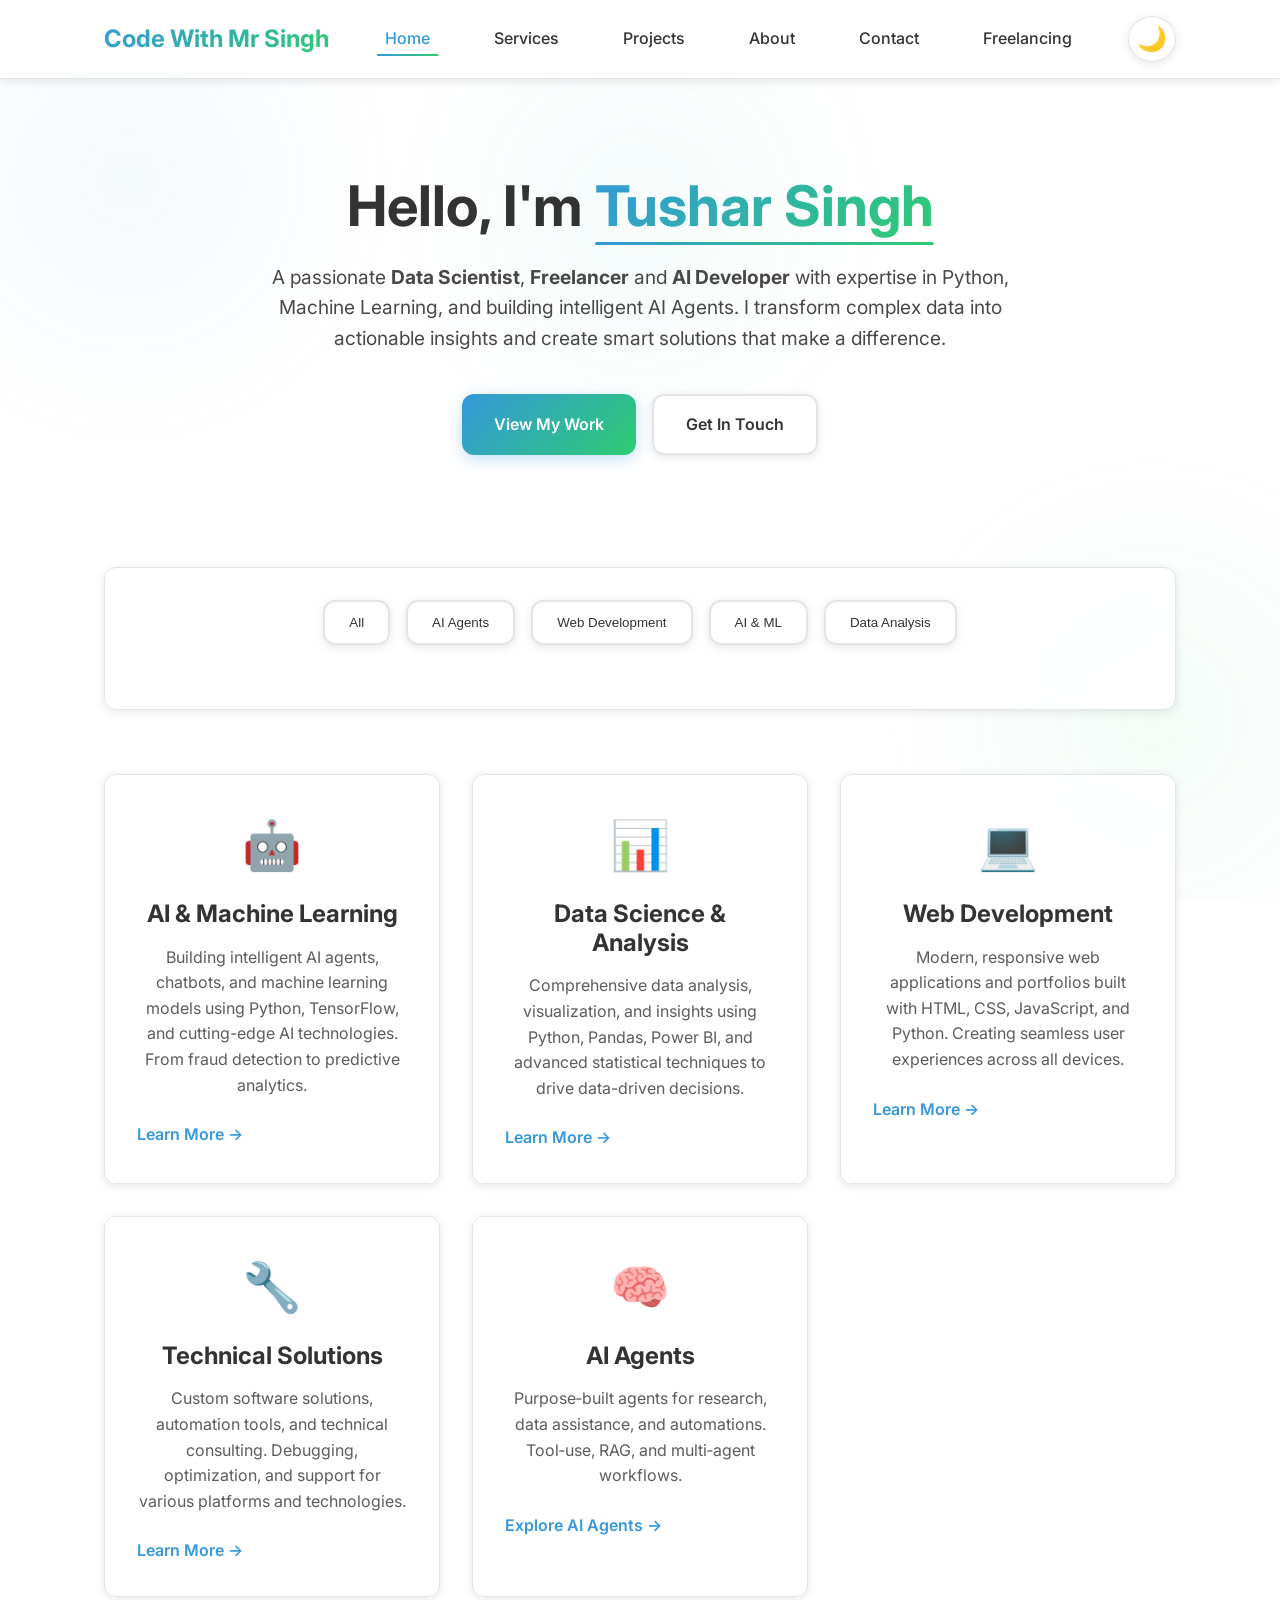
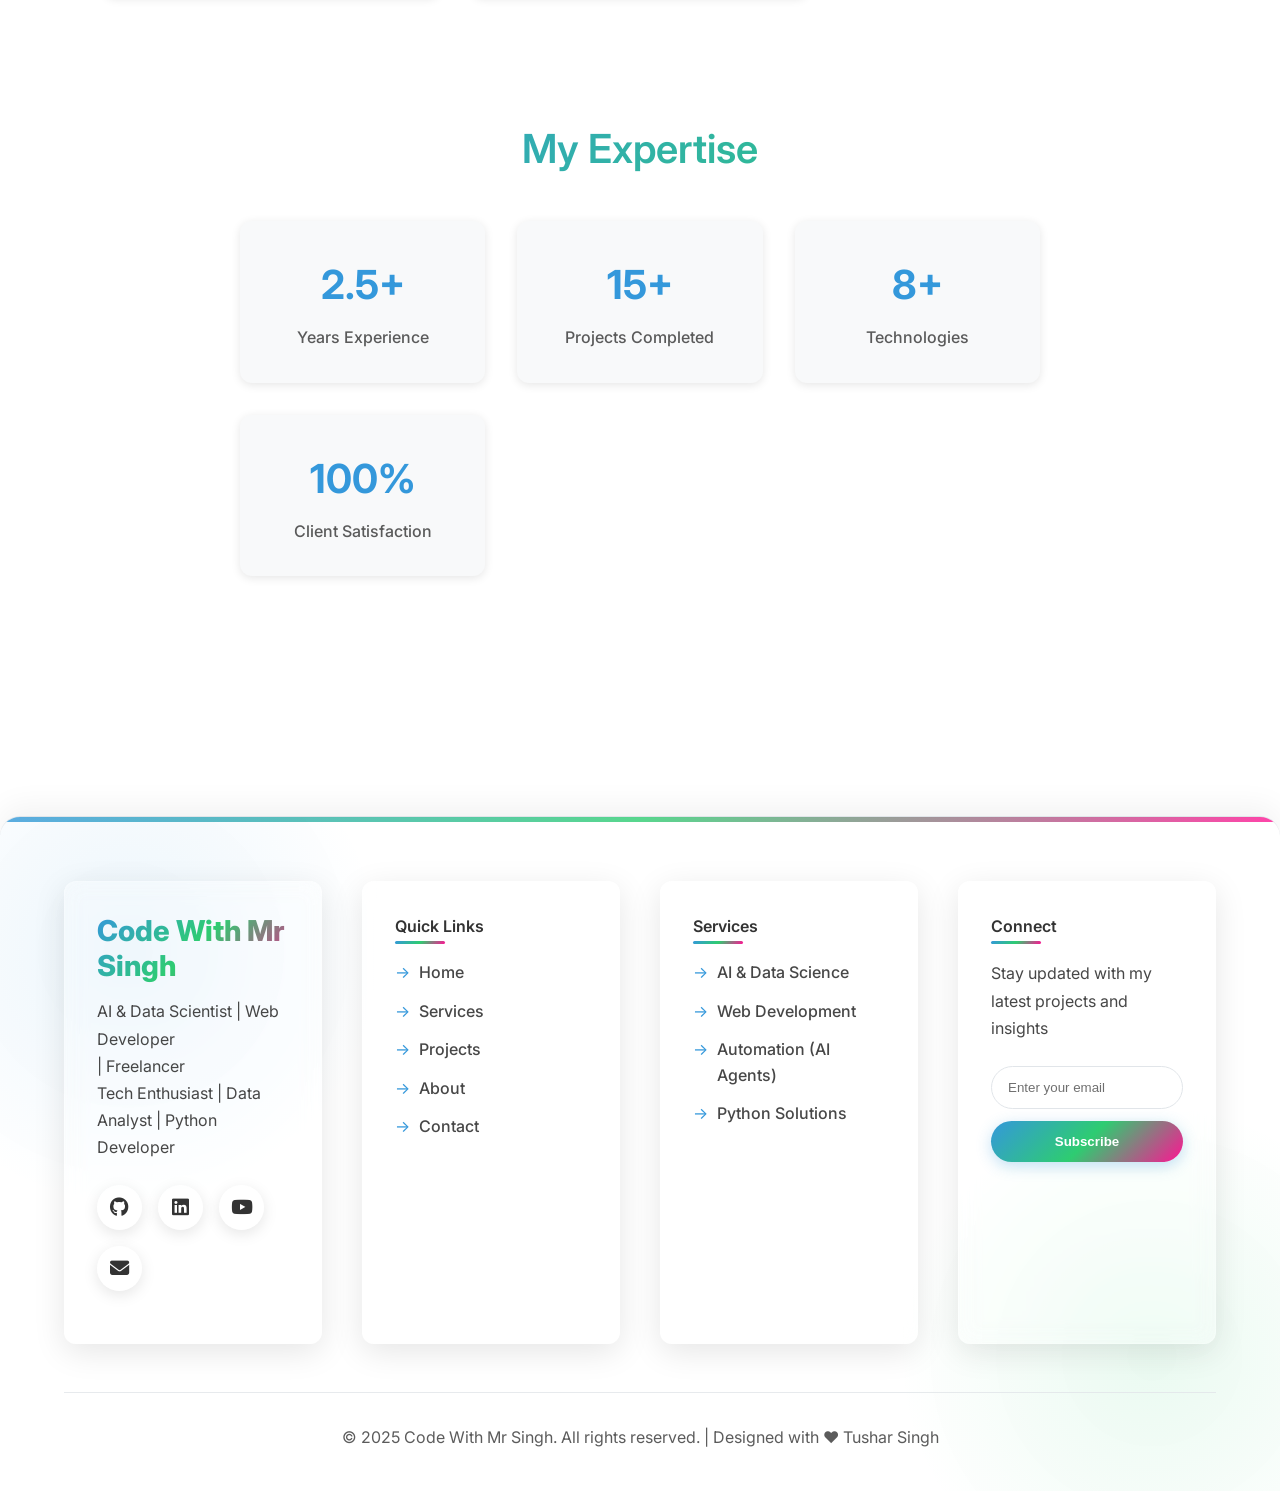
<file: index.html>
<!DOCTYPE html>
<html lang="en">
  <head>
    <meta charset="UTF-8" />
    <meta name="viewport" content="width=device-width, initial-scale=1.0" />
    <title>Mr Singh - Data Scientist & AI Developer</title>
    <meta
      name="description"
      content="Code With Mr Singh - Passionate Data Scientist and AI Developer specializing in Python, Machine Learning, and Intelligent AI Agents. Explore my projects and services."
    />
    <link rel="icon" type="image/x-icon" href="profile.jpg" />

    <!-- Google Fonts -->
    <link rel="preconnect" href="https://fonts.googleapis.com" />
    <link rel="preconnect" href="https://fonts.gstatic.com" crossorigin />

    <!-- Font Awesome -->
    <link
      rel="stylesheet"
      href="https://cdnjs.cloudflare.com/ajax/libs/font-awesome/6.4.0/css/all.min.css"
    />

    <link
      href="https://fonts.googleapis.com/css2?family=Inter:wght@300;400;500;600;700;800&display=swap"
      rel="stylesheet"
    />

    <!-- AOS CSS -->
    <link href="https://unpkg.com/aos@2.3.1/dist/aos.css" rel="stylesheet" />

    <link rel="stylesheet" href="style.css" />
  </head>

  <body>
    <header>
      <nav class="navbar">
        <div class="logo"><a href="index.html">Code With Mr Singh</a></div>

        <ul class="nav-links">
          <li><a href="index.html" class="active">Home</a></li>
          <li><a href="services.html">Services</a></li>
          <li><a href="projects.html">Projects</a></li>
          <li><a href="about.html">About</a></li>
          <li><a href="contact.html">Contact</a></li>
          <li><a href="freelancing.html">Freelancing</a></li>
        </ul>

        <button id="theme-toggle" aria-label="Toggle Theme" class="theme-btn">
          🌙
        </button>

        <div class="menu-toggle">&#9776;</div>
      </nav>
    </header>

    <main>
      <section class="hero" data-aos="fade-down">
        <h1>Hello, I'm <span class="highlight">Tushar Singh</span></h1>
        <p>
          A passionate <strong>Data Scientist</strong>, <strong>Freelancer</strong> and
          <strong>AI Developer</strong> with expertise in Python, Machine
          Learning, and building intelligent AI Agents. I transform complex data
          into actionable insights and create smart solutions that make a
          difference.
        </p>
        <div class="hero-buttons">
          <a href="projects.html" class="btn-primary">View My Work</a>
          <a href="contact.html" class="btn-secondary">Get In Touch</a>
        </div>
      </section>

      <section class="project-filters" data-aos="fade-up">
        <div class="filter-buttons">
          <button class="filter-btn filter-link" data-filter="all">All</button>
          <button class="filter-btn filter-link" data-filter="agents">
            AI Agents
          </button>
          <button class="filter-btn filter-link" data-filter="web">
            Web Development
          </button>
          <button class="filter-btn filter-link" data-filter="ai">
            AI & ML
          </button>
          <button class="filter-btn filter-link" data-filter="data">
            Data Analysis
          </button>
        </div>
      </section>

      <section class="tech-blocks">
        <div class="tech-card" data-aos="fade-up" data-aos-delay="100">
          <div class="card-icon">🤖</div>
          <h3>AI & Machine Learning</h3>
          <p>
            Building intelligent AI agents, chatbots, and machine learning
            models using Python, TensorFlow, and cutting-edge AI technologies.
            From fraud detection to predictive analytics.
          </p>
          <a href="services.html" class="card-link">Learn More →</a>
        </div>

        <div class="tech-card" data-aos="fade-up" data-aos-delay="200">
          <div class="card-icon">📊</div>
          <h3>Data Science & Analysis</h3>
          <p>
            Comprehensive data analysis, visualization, and insights using
            Python, Pandas, Power BI, and advanced statistical techniques to
            drive data-driven decisions.
          </p>
          <a href="services.html" class="card-link">Learn More →</a>
        </div>

        <div class="tech-card" data-aos="fade-up" data-aos-delay="300">
          <div class="card-icon">💻</div>
          <h3>Web Development</h3>
          <p>
            Modern, responsive web applications and portfolios built with HTML,
            CSS, JavaScript, and Python. Creating seamless user experiences
            across all devices.
          </p>
          <a href="services.html" class="card-link">Learn More →</a>
        </div>

        <div class="tech-card" data-aos="fade-up" data-aos-delay="400">
          <div class="card-icon">🔧</div>
          <h3>Technical Solutions</h3>
          <p>
            Custom software solutions, automation tools, and technical
            consulting. Debugging, optimization, and support for various
            platforms and technologies.
          </p>
          <a href="services.html" class="card-link">Learn More →</a>
        </div>

        <div class="tech-card" data-aos="fade-up" data-aos-delay="500">
          <div class="card-icon">🧠</div>
          <h3>AI Agents</h3>
          <p>
            Purpose‑built agents for research, data assistance, and automations.
            Tool‑use, RAG, and multi‑agent workflows.
          </p>
          <a href="#" class="card-link filter-link" data-filter="agents"
            >Explore AI Agents →</a
          >
        </div>
      </section>

      <section class="stats-section" data-aos="fade-up" data-aos-delay="500">
        <h2>My Expertise</h2>
        <div class="stats-grid">
          <div class="stat-item">
            <div class="stat-number">2.5+</div>
            <div class="stat-label">Years Experience</div>
          </div>
          <div class="stat-item">
            <div class="stat-number">15+</div>
            <div class="stat-label">Projects Completed</div>
          </div>
          <div class="stat-item">
            <div class="stat-number">8+</div>
            <div class="stat-label">Technologies</div>
          </div>
          <div class="stat-item">
            <div class="stat-number">100%</div>
            <div class="stat-label">Client Satisfaction</div>
          </div>
        </div>
      </section>
    </main>


    <footer>
      <div class="footer-content">
        <!-- About Section -->
        <div class="footer-section about" data-aos="fade-up">
          <div class="logo">
            <a href="index.html"><h3>Code With Mr Singh</h3></a>
          </div>
          <p>
            AI & Data Scientist | Web Developer <br />
            | Freelancer <br />
            Tech Enthusiast | Data Analyst | Python Developer
          </p>
          <div class="social-links">
            <a href="https://github.com/Tusharsinghoffical" target="_blank"
              ><i class="fab fa-github"></i
            ></a>
            <a
              href="https://www.linkedin.com/in/tusharsingh2011/"
              target="_blank"
              ><i class="fab fa-linkedin"></i
            ></a>
            <a
              href="https://www.youtube.com/@tusharsinghoffical"
              target="_blank"
              ><i class="fab fa-youtube"></i
            ></a>
            <a href="mailto:tusharsinghkumar04@gmail.com"
              ><i class="fas fa-envelope"></i
            ></a>
          </div>
        </div>

        <!-- Quick Links -->
        <div class="footer-section links" data-aos="fade-up" data-aos-delay="100">
          <h4>Quick Links</h4>
          <ul>
            <li><a href="index.html">Home</a></li>
            <li><a href="services.html">Services</a></li>
            <li><a href="projects.html">Projects</a></li>
            <li><a href="about.html">About</a></li>
            <li><a href="contact.html">Contact</a></li>
          </ul>
        </div>

        <!-- Services -->
        <div class="footer-section services" data-aos="fade-up" data-aos-delay="200">
          <h4>Services</h4>
          <ul>
            <li><a href="projects.html">AI & Data Science</a></li>
            <li><a href="projects.html">Web Development</a></li>
            <li><a href="projects.html">Automation (AI Agents)</a></li>
            <li><a href="projects.html">Python Solutions</a></li>
          </ul>
        </div>

        <!-- Connect + Newsletter -->
        <div class="footer-section connect" data-aos="fade-up" data-aos-delay="300">
          <h4>Connect</h4>
          <p>Stay updated with my latest projects and insights</p>
          <div class="newsletter">
            <input type="email" placeholder="Enter your email" />
            <button>Subscribe</button>
          </div>
        </div>
      </div>

      <!-- Footer Bottom -->
      <div class="footer-bottom">
        <p>
          © 2025 Code With Mr Singh. All rights reserved. | Designed with ❤️ Tushar
          Singh
        </p>
      </div>
    </footer>

    <!-- Font Awesome -->
    <link
      rel="stylesheet"
      href="https://cdnjs.cloudflare.com/ajax/libs/font-awesome/6.4.0/css/all.min.css"
        />

    <!-- AOS JS -->
    <script src="https://unpkg.com/aos@2.3.1/dist/aos.js"></script>

    <script>
      // Initialize AOS animations
      AOS.init({
        duration: 1000,
        once: true,
        offset: 100,
      });

      // Navbar menu toggle for mobile
      const menuToggle = document.querySelector(".menu-toggle");
      const navLinks = document.querySelector(".nav-links");
      const navLinksItems = document.querySelectorAll(".nav-links li a");

      // Function to close mobile menu
      function closeMobileMenu() {
        navLinks.classList.remove("active");
      }

      // Function to toggle mobile menu
      function toggleMobileMenu() {
        navLinks.classList.toggle("active");
      }

      if (menuToggle && navLinks) {
        menuToggle.addEventListener("click", toggleMobileMenu);
        
        // Close menu when clicking on a nav link
        navLinksItems.forEach(link => {
          link.addEventListener("click", closeMobileMenu);
        });
        
        // Close menu when clicking outside
        document.addEventListener("click", (e) => {
          if (!navLinks.contains(e.target) && !menuToggle.contains(e.target) && navLinks.classList.contains("active")) {
            closeMobileMenu();
          }
        });
      }

      // Theme toggle
      const themeBtn = document.getElementById("theme-toggle");
      const html = document.documentElement;

      // Load saved theme
      const savedTheme = localStorage.getItem("theme");
      if (savedTheme) {
        html.setAttribute("data-theme", savedTheme);
        themeBtn.textContent = savedTheme === "dark" ? "☀️" : "🌙";
      } else {
        html.setAttribute("data-theme", "light");
      }

      if (themeBtn) {
        themeBtn.addEventListener("click", () => {
          const currentTheme = html.getAttribute("data-theme");
          const newTheme = currentTheme === "light" ? "dark" : "light";
          html.setAttribute("data-theme", newTheme);
          localStorage.setItem("theme", newTheme);
          themeBtn.textContent = newTheme === "dark" ? "☀️" : "🌙";
        });
      }

      // Smooth scrolling for anchor links
      document.querySelectorAll('a[href^="#"]').forEach((anchor) => {
        anchor.addEventListener("click", function (e) {
          e.preventDefault();
          const target = document.querySelector(this.getAttribute("href"));
          if (target) {
            target.scrollIntoView({
              behavior: "smooth",
              block: "start",
            });
          }
        });
      });

      // Category shortcuts → Projects with saved filter
      document.querySelectorAll(".filter-link").forEach((btn) => {
        btn.addEventListener("click", () => {
          const filter = btn.getAttribute("data-filter") || "all";
          localStorage.setItem("projectFilter", filter);
          window.location.href = "projects.html";
        });
      });

      // Add loading animation
      window.addEventListener("load", () => {
        document.body.classList.add("loaded");
      });

      // Newsletter subscription functionality
      document.querySelectorAll('.newsletter button').forEach(button => {
        button.addEventListener('click', function() {
          const newsletterSection = this.closest('.newsletter');
          const emailInput = newsletterSection.querySelector('input[type="email"]');
          const email = emailInput.value.trim();
          
          // Simple email validation
          if (!email || !/^[^\s@]+@[^\s@]+\.[^\s@]+$/.test(email)) {
            alert('Please enter a valid email address.');
            return;
          }
          
          // Simulate subscription process
          this.textContent = 'Subscribing...';
          this.disabled = true;
          
          // In a real implementation, you would send the email to your backend here
          // For now, we'll simulate a successful subscription
          setTimeout(() => {
            this.textContent = 'Subscribed!';
            this.style.background = 'linear-gradient(135deg, #2ecc71, #27ae60)';
            emailInput.value = '';
            
            // Reset button after 2 seconds
            setTimeout(() => {
              this.textContent = 'Subscribe';
              this.disabled = false;
              this.style.background = ''; // Reset to CSS gradient
            }, 2000);
          }, 1000);
        });
      });

      // Debug: Check if all elements are loaded
      console.log("Page loaded successfully");
      console.log("Navbar elements:", {
        menuToggle: !!menuToggle,
        navLinks: !!navLinks,
        themeBtn: !!themeBtn,
      });
    </script>
  </body>
</html>
</file>
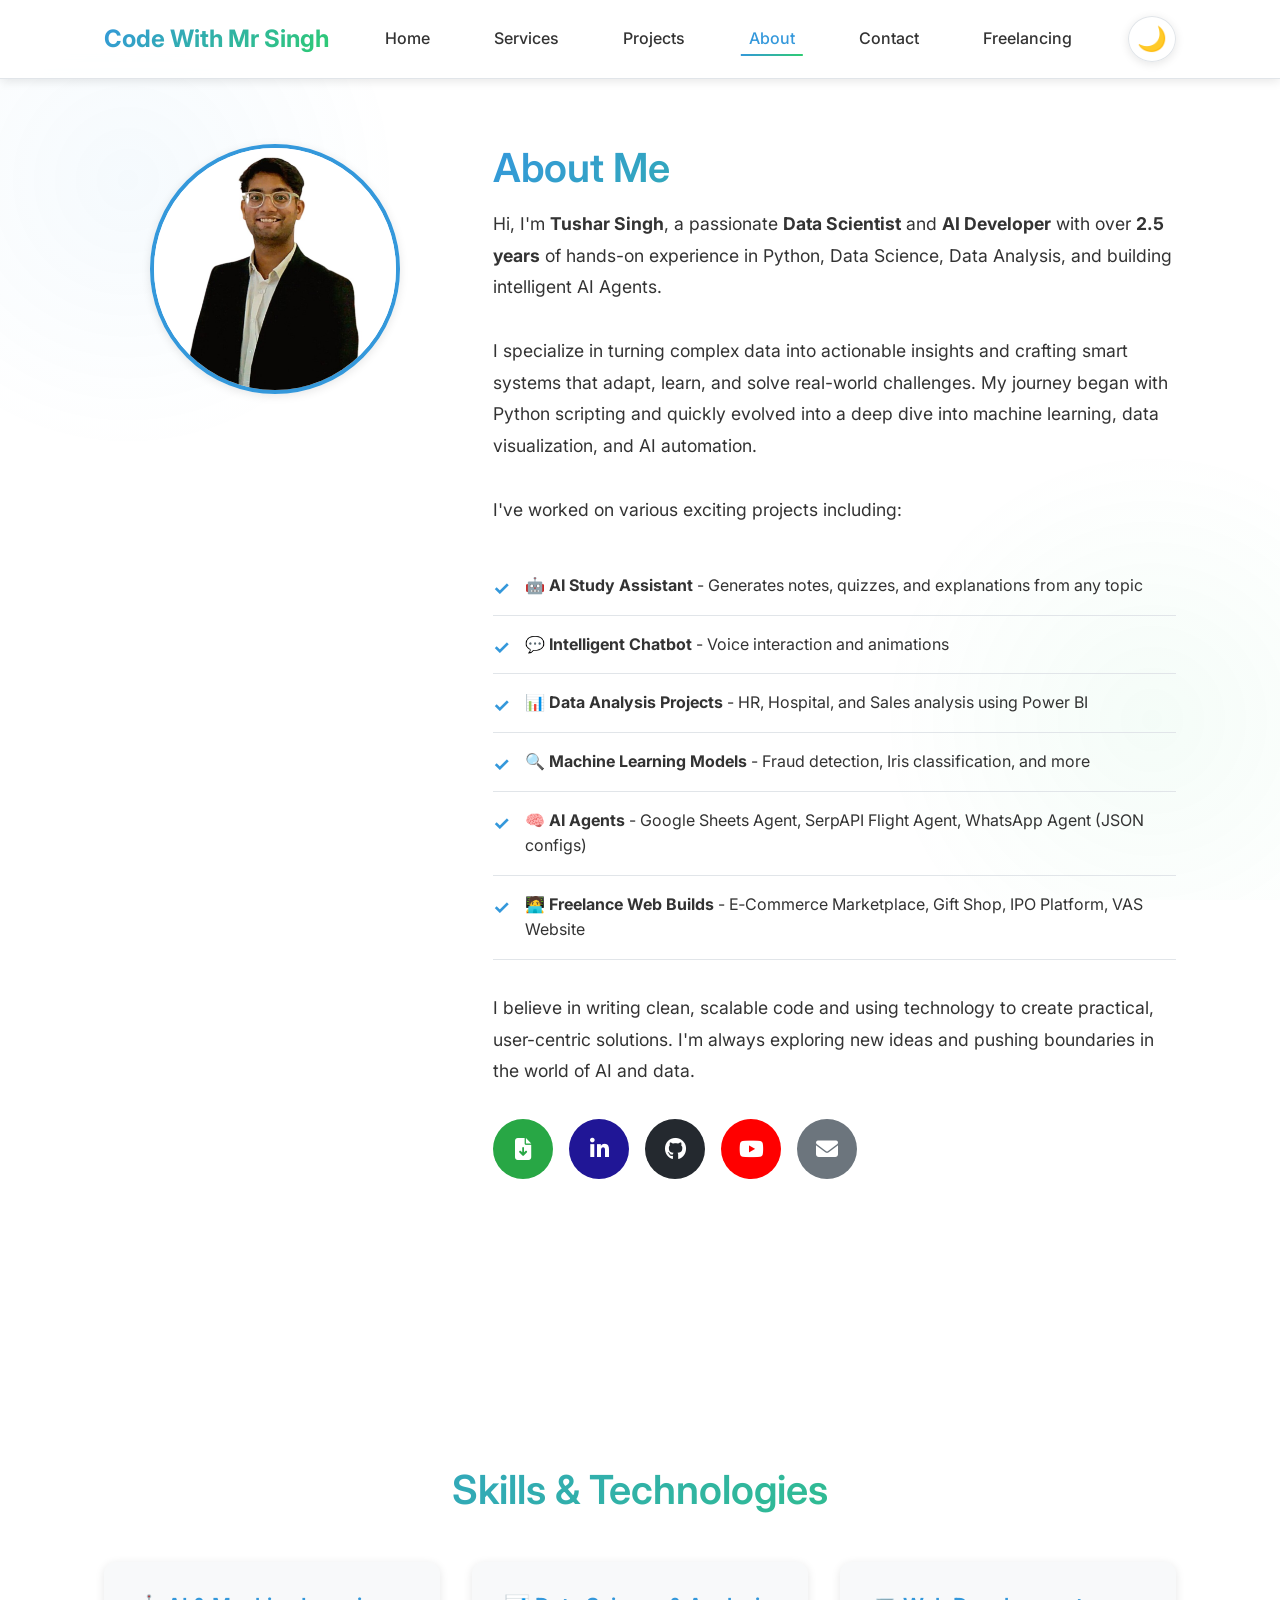
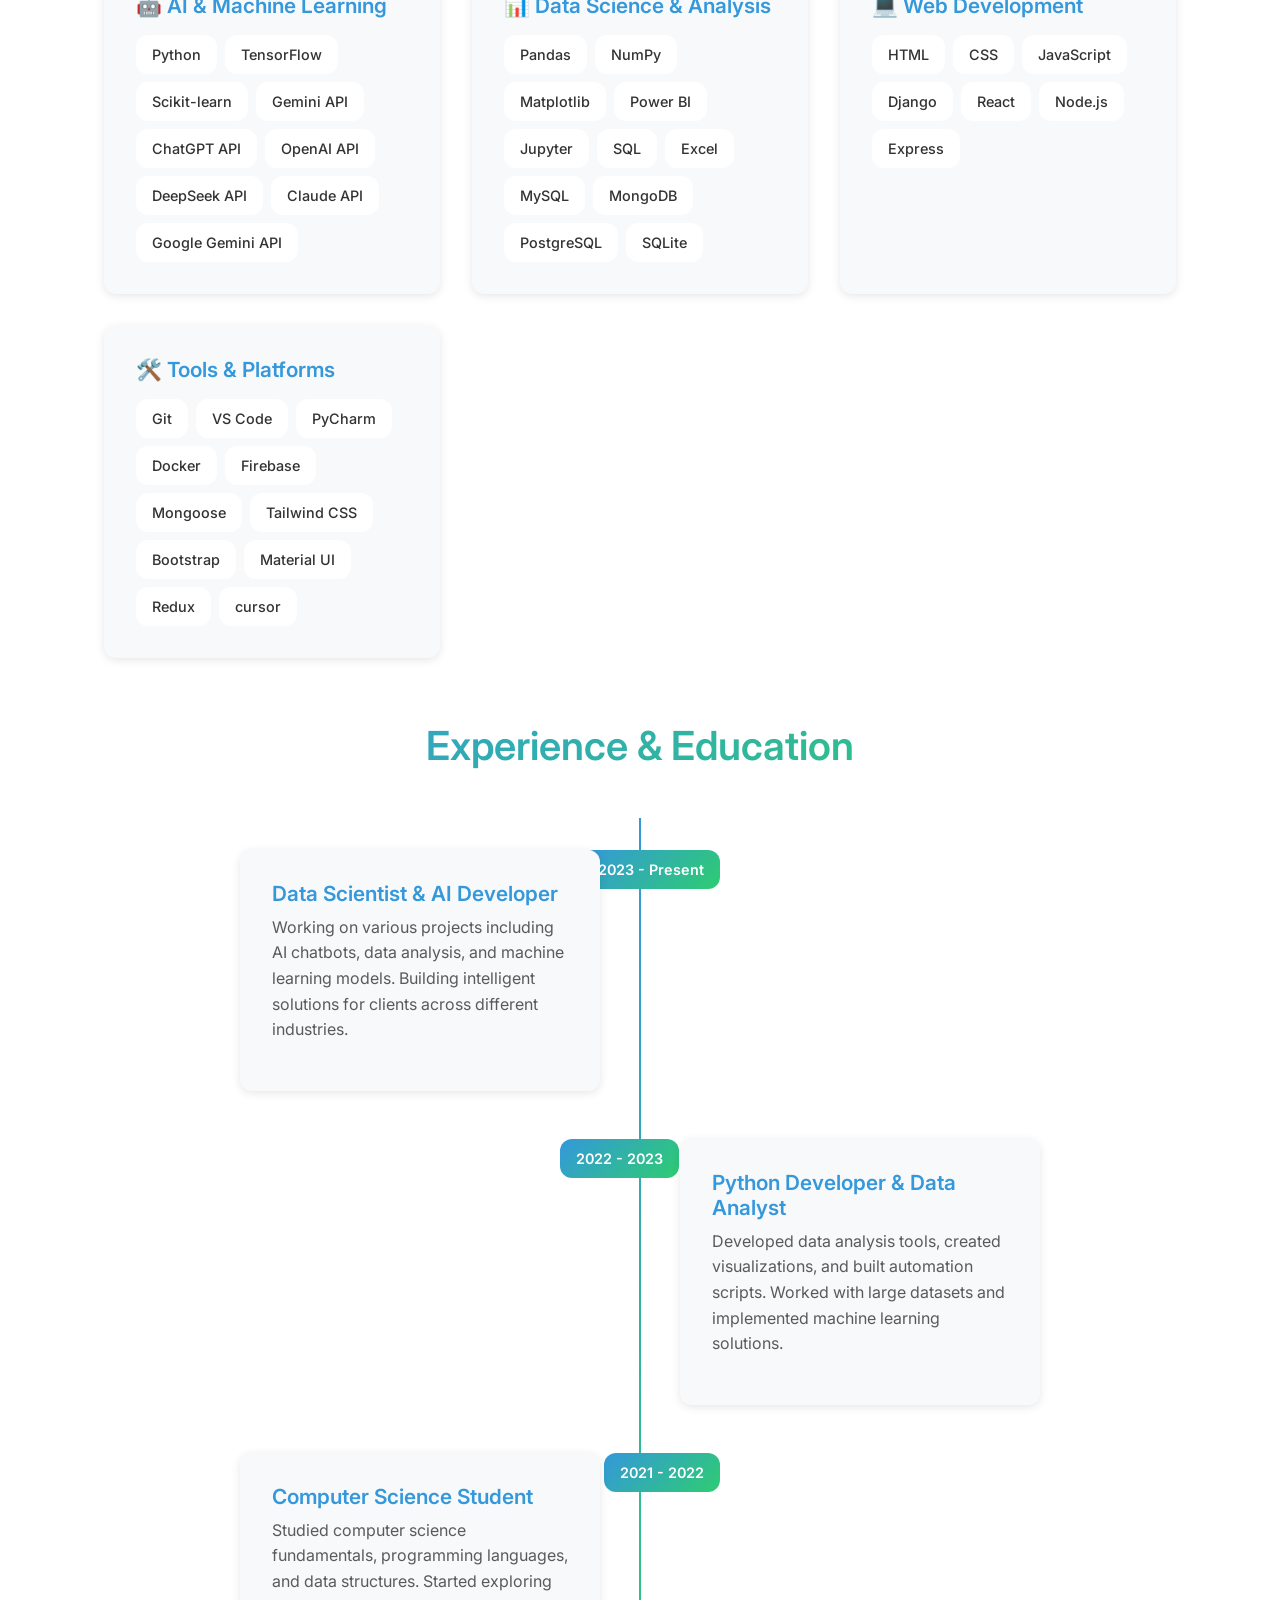
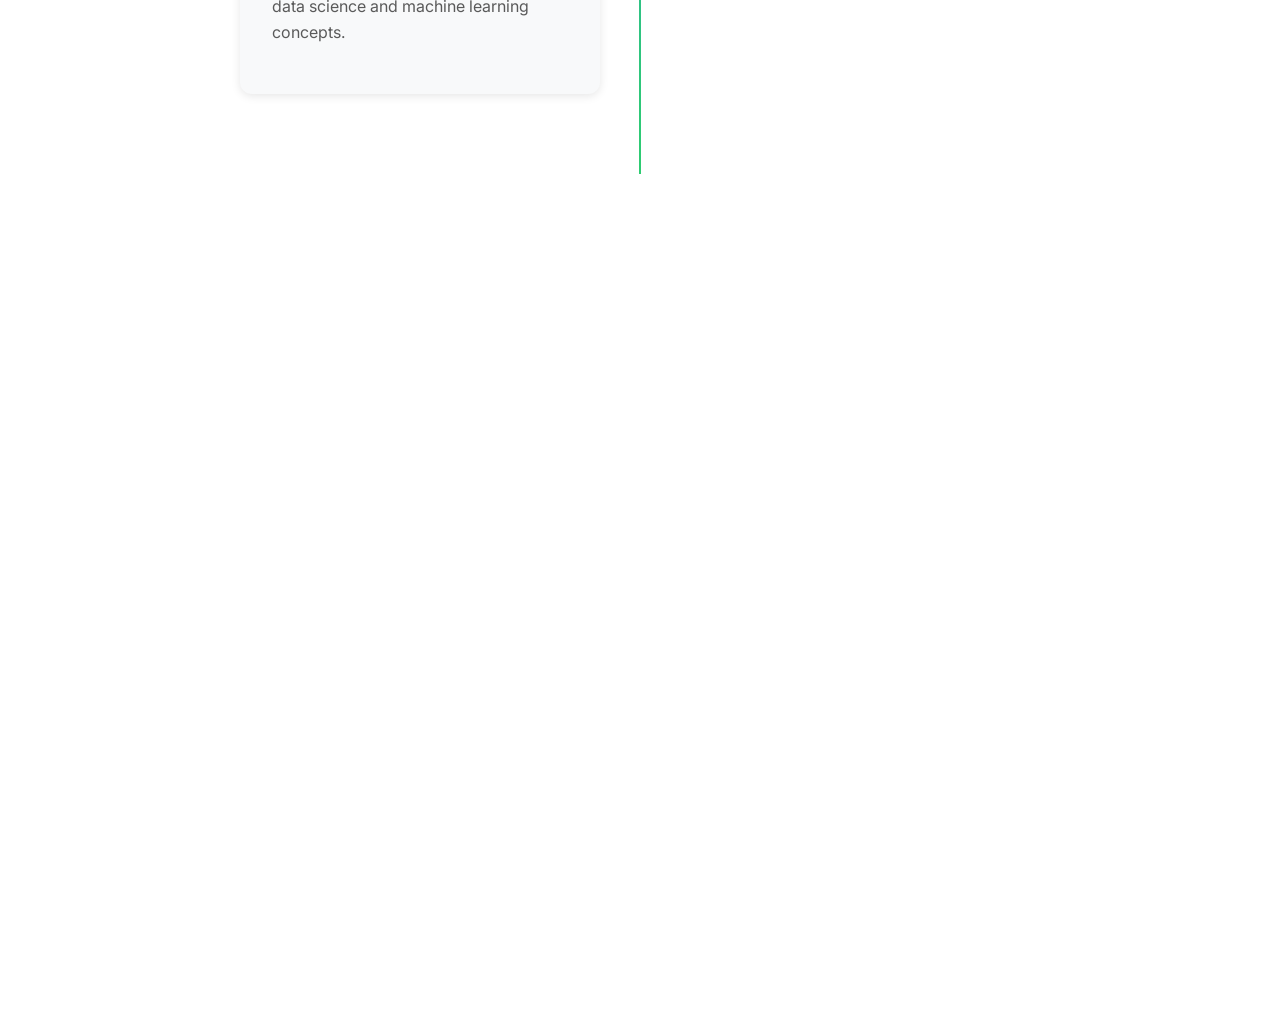
<file: about.html>
<!DOCTYPE html>
<html lang="en" data-theme="light">
  <head>
    <meta charset="UTF-8" />
    <meta name="viewport" content="width=device-width, initial-scale=1.0" />
    <title>About - Code With Mr Singh | Data Scientist & AI Developer</title>
    <meta
      name="description"
      content="Learn more about Code With Mr Singh - A passionate Data Scientist and AI Developer with expertise in Python, Machine Learning, and building intelligent AI Agents."
    />
    <link rel="icon" type="image/x-icon" href="profile.jpg" />

    <!-- Google Fonts -->
    <link rel="preconnect" href="https://fonts.googleapis.com" />
    <link rel="preconnect" href="https://fonts.gstatic.com" crossorigin />

    <link
      rel="stylesheet"
      href="https://cdnjs.cloudflare.com/ajax/libs/font-awesome/6.4.0/css/all.min.css"
    />

    <link
      rel="stylesheet"
      href="https://cdnjs.cloudflare.com/ajax/libs/font-awesome/6.4.0/css/all.min.css"
    />

    <link
      href="https://fonts.googleapis.com/css2?family=Inter:wght@300;400;500;600;700;800&display=swap"
      rel="stylesheet"
    />

    <!-- AOS CSS -->
    <link href="https://unpkg.com/aos@2.3.1/dist/aos.css" rel="stylesheet" />

    <link rel="stylesheet" href="style.css" />
  </head>

  <body>
    <header>
      <nav class="navbar">
        <div class="logo"><a href="index.html">Code With Mr Singh</a></div>
        <ul class="nav-links">
          <li><a href="index.html">Home</a></li>
          <li><a href="services.html">Services</a></li>
          <li><a href="projects.html">Projects</a></li>
          <li><a href="about.html" class="active">About</a></li>
          <li><a href="contact.html">Contact</a></li>
          <li><a href="freelancing.html">Freelancing</a></li>
        </ul>

        <button id="theme-toggle" aria-label="Toggle Theme" class="theme-btn">
          🌙
        </button>

        <div class="menu-toggle">&#9776;</div>
      </nav>
    </header>

    <main>
      <section class="about-hero">
        <div class="about-container">
          <div class="about-image" data-aos="fade-right">
            <img src="me.jpg" alt="Code With Mr Singh - Data Scientist" />
          </div>

          <div class="about-content" data-aos="fade-left">
            <h1>About Me</h1>
            <p>
              Hi, I'm <strong>Tushar Singh</strong>, a passionate
              <strong>Data Scientist</strong> and
              <strong>AI Developer</strong> with over
              <strong>2.5 years</strong> of hands-on experience in Python, Data
              Science, Data Analysis, and building intelligent AI Agents.
            </p>
            <p>
              I specialize in turning complex data into actionable insights and
              crafting smart systems that adapt, learn, and solve real-world
              challenges. My journey began with Python scripting and quickly
              evolved into a deep dive into machine learning, data
              visualization, and AI automation.
            </p>
            <p>I've worked on various exciting projects including:</p>
            <ul class="about-list">
              <li>
                🤖 <strong>AI Study Assistant</strong> - Generates notes,
                quizzes, and explanations from any topic
              </li>
              <li>
                💬 <strong>Intelligent Chatbot</strong> - Voice interaction and
                animations
              </li>
              <li>
                📊 <strong>Data Analysis Projects</strong> - HR, Hospital, and
                Sales analysis using Power BI
              </li>
              <li>
                🔍 <strong>Machine Learning Models</strong> - Fraud detection,
                Iris classification, and more
              </li>
              <li>
                🧠 <strong>AI Agents</strong> - Google Sheets Agent, SerpAPI
                Flight Agent, WhatsApp Agent (JSON configs)
              </li>
              <li>
                🧑‍💻 <strong>Freelance Web Builds</strong> - E‑Commerce
                Marketplace, Gift Shop, IPO Platform, VAS Website
              </li>
            </ul>
            <p>
              I believe in writing clean, scalable code and using technology to
              create practical, user-centric solutions. I'm always exploring new
              ideas and pushing boundaries in the world of AI and data.
            </p>

            <!-- <div class="about-buttons">
              <a
                href="File/Tushar singh cv data Science.pdf"
                class="circle-btn green"
                download
              >
                📄 Download Resume
              </a>
              <a
                href="https://www.linkedin.com/in/tusharsingh2011/"
                class="circle-btn orange"
                target="_blank"
              >
                💼 LinkedIn
              </a>
              <a
                href="https://github.com/Tusharsinghoffical"
                class="circle-btn blue"
                target="_blank"
              >
                🐙 GitHub
              </a>
              <a
                href="https://www.youtube.com/@tusharsinghoffical"
                class="circle-btn red"
                target="_blank"
                ><i class="fa-brands fa-youtube"></i> Youtube 
              </a>
              <a href="contact.html" class="circle-btn gray"> 📧 Contact Me </a>
            </div> -->

            <div class="about-buttons">
              <a
                href="File/Tushar singh cv data Science.pdf"
                class="circle-btn green"
                download
                title="Download Resume"
              >
                <i class="fa-solid fa-file-arrow-down"></i>
              </a>

              <a
                href="https://www.linkedin.com/in/tusharsingh2011/"
                class="circle-btn orange"
                target="_blank"
                title="LinkedIn"
              >
                <i class="fa-brands fa-linkedin-in"></i>
              </a>

              <a
                href="https://github.com/Tusharsinghoffical"
                class="circle-btn blue"
                target="_blank"
                title="GitHub"
              >
                <i class="fa-brands fa-github"></i>
              </a>

              <a
                href="https://www.youtube.com/@tusharsinghoffical"
                class="circle-btn red"
                target="_blank"
                title="YouTube"
              >
                <i class="fa-brands fa-youtube"></i>
              </a>

              <a href="contact.html" class="circle-btn gray" title="Contact Me">
                <i class="fa-solid fa-envelope"></i>
              </a>
            </div>
          </div>
        </div>
      </section>

      <section class="project-filters" data-aos="fade-up">
        <div class="filter-buttons">
          <button class="filter-btn filter-link" data-filter="all">All</button>
          <button class="filter-btn filter-link" data-filter="agents">
            AI Agents
          </button>
          <button class="filter-btn filter-link" data-filter="web">
            Web Development
          </button>
          <button class="filter-btn filter-link" data-filter="ai">
            AI & ML
          </button>
          <button class="filter-btn filter-link" data-filter="data">
            Data Analysis
          </button>
        </div>
      </section>

      <section class="skills-section" data-aos="fade-up">
        <h2>Skills & Technologies</h2>
        <div class="skills-grid">
          <div class="skill-category">
            <h3>🤖 AI & Machine Learning</h3>
            <div class="skill-tags">
              <span class="skill-tag">Python</span>
              <span class="skill-tag">TensorFlow</span>
              <span class="skill-tag">Scikit-learn</span>
              <span class="skill-tag">Gemini API</span>
              <span class="skill-tag">ChatGPT API</span>
              <span class="skill-tag">OpenAI API</span>
              <span class="skill-tag">DeepSeek API</span>
              <span class="skill-tag">Claude API</span>
              <span class="skill-tag">Google Gemini API</span>
            </div>
          </div>

          <div class="skill-category">
            <h3>📊 Data Science & Analysis</h3>
            <div class="skill-tags">
              <span class="skill-tag">Pandas</span>
              <span class="skill-tag">NumPy</span>
              <span class="skill-tag">Matplotlib</span>
              <span class="skill-tag">Power BI</span>
              <span class="skill-tag">Jupyter</span>
              <span class="skill-tag">SQL</span>
              <span class="skill-tag">Excel</span>
              <span class="skill-tag">MySQL</span>
              <span class="skill-tag">MongoDB</span>
              <span class="skill-tag">PostgreSQL</span>
              <span class="skill-tag">SQLite</span>
            </div>
          </div>

          <div class="skill-category">
            <h3>💻 Web Development</h3>
            <div class="skill-tags">
              <span class="skill-tag">HTML</span>
              <span class="skill-tag">CSS</span>
              <span class="skill-tag">JavaScript</span>
              <span class="skill-tag">Django</span>
              <span class="skill-tag">React</span>
              <span class="skill-tag">Node.js</span>
              <span class="skill-tag">Express</span>
            </div>
          </div>

          <div class="skill-category">
            <h3>🛠️ Tools & Platforms</h3>
            <div class="skill-tags">
              <span class="skill-tag">Git</span>
              <span class="skill-tag">VS Code</span>
              <span class="skill-tag">PyCharm</span>
              <span class="skill-tag">Docker</span>
              <span class="skill-tag">Firebase</span>
              <span class="skill-tag">Mongoose</span>
              <span class="skill-tag">Tailwind CSS</span>
              <span class="skill-tag">Bootstrap</span>
              <span class="skill-tag">Material UI</span>
              <span class="skill-tag">Redux</span>
              <span class="skill-tag">cursor</span>
            </div>
          </div>
        </div>
      </section>

      <section class="experience-section" data-aos="fade-up">
        <h2>Experience & Education</h2>
        <div class="timeline">
          <div class="timeline-item">
            <div class="timeline-date">2023 - Present</div>
            <div class="timeline-content">
              <h3>Data Scientist & AI Developer</h3>
              <p>
                Working on various projects including AI chatbots, data
                analysis, and machine learning models. Building intelligent
                solutions for clients across different industries.
              </p>
            </div>
          </div>

          <div class="timeline-item">
            <div class="timeline-date">2022 - 2023</div>
            <div class="timeline-content">
              <h3>Python Developer & Data Analyst</h3>
              <p>
                Developed data analysis tools, created visualizations, and built
                automation scripts. Worked with large datasets and implemented
                machine learning solutions.
              </p>
            </div>
          </div>

          <div class="timeline-item">
            <div class="timeline-date">2021 - 2022</div>
            <div class="timeline-content">
              <h3>Computer Science Student</h3>
              <p>
                Studied computer science fundamentals, programming languages,
                and data structures. Started exploring data science and machine
                learning concepts.
              </p>
            </div>
          </div>
        </div>
      </section>
    </main>

    <footer>
      <div class="footer-content">
        <!-- About Section -->
        <div class="footer-section about" data-aos="fade-up">
          <div class="logo">
            <a href="index.html"><h3>Code With Mr Singh</h3></a>
          </div>
          <p>
            AI & Data Scientist | Web Developer <br>
              | Freelancer <br />
            Tech Enthusiast | Data Analyst | Python Developer
          </p>
          <div class="social-links">
            <a href="https://github.com/Tusharsinghoffical" target="_blank"
              ><i class="fab fa-github"></i
            ></a>
            <a
              href="https://www.linkedin.com/in/tusharsingh2011/"
              target="_blank"
              ><i class="fab fa-linkedin"></i
            ></a>
            <a
              href="https://www.youtube.com/@tusharsinghoffical"
              target="_blank"
              ><i class="fab fa-youtube"></i
            ></a>
            <a href="mailto:tusharsinghkumar04@gmail.com"
              ><i class="fas fa-envelope"></i
            ></a>
          </div>
        </div>

        <!-- Quick Links -->
        <div class="footer-section links" data-aos="fade-up" data-aos-delay="100">
          <h4>Quick Links</h4>
          <ul>
            <li><a href="index.html">Home</a></li>
            <li><a href="services.html">Services</a></li>
            <li><a href="projects.html">Projects</a></li>
            <li><a href="about.html">About</a></li>
            <li><a href="contact.html">Contact</a></li>
          </ul>
        </div>

        <!-- Services -->
        <div class="footer-section services" data-aos="fade-up" data-aos-delay="200">
          <h4>Services</h4>
          <ul>
            <li><a href="projects.html">AI & Data Science</a></li>
            <li><a href="projects.html">Web Development</a></li>
            <li><a href="projects.html">Automation (AI Agents)</a></li>
            <li><a href="projects.html">Python Solutions</a></li>
          </ul>
        </div>

        <!-- Connect + Newsletter -->
        <div class="footer-section connect" data-aos="fade-up" data-aos-delay="300">
          <h4>Connect</h4>
          <p>Stay updated with my latest projects and insights</p>
          <div class="newsletter">
            <input type="email" placeholder="Enter your email" />
            <button>Subscribe</button>
          </div>
        </div>
      </div>

      <!-- Footer Bottom -->
      <div class="footer-bottom">
        <p>
          © 2025 Code With Mr Singh. All rights reserved. | Designed with ❤️ Tushar
          Singh
        </p>
      </div>
    </footer>

    <!-- Font Awesome -->
    <link
      rel="stylesheet"
      href="https://cdnjs.cloudflare.com/ajax/libs/font-awesome/6.4.0/css/all.min.css"
        />
    <!-- AOS JS -->
    <script src="https://unpkg.com/aos@2.3.1/dist/aos.js"></script>

    <script>
      // Initialize AOS animations
      AOS.init({
        duration: 1000,
        once: true,
        offset: 100,
      });

      // Navbar menu toggle for mobile
      const menuToggle = document.querySelector(".menu-toggle");
      const navLinks = document.querySelector(".nav-links");
      const navLinksItems = document.querySelectorAll(".nav-links li a");

      // Function to close mobile menu
      function closeMobileMenu() {
        navLinks.classList.remove("active");
      }

      // Function to toggle mobile menu
      function toggleMobileMenu() {
        navLinks.classList.toggle("active");
      }

      if (menuToggle && navLinks) {
        menuToggle.addEventListener("click", toggleMobileMenu);
        
        // Close menu when clicking on a nav link
        navLinksItems.forEach(link => {
          link.addEventListener("click", closeMobileMenu);
        });
        
        // Close menu when clicking outside
        document.addEventListener("click", (e) => {
          if (!navLinks.contains(e.target) && !menuToggle.contains(e.target) && navLinks.classList.contains("active")) {
            closeMobileMenu();
          }
        });
      }

      // Theme toggle
      const themeBtn = document.getElementById("theme-toggle");
      const html = document.documentElement;

      // Load saved theme
      const savedTheme = localStorage.getItem("theme");
      if (savedTheme) {
        html.setAttribute("data-theme", savedTheme);
        themeBtn.textContent = savedTheme === "dark" ? "☀️" : "🌙";
      } else {
        html.setAttribute("data-theme", "light");
      }

      if (themeBtn) {
        themeBtn.addEventListener("click", () => {
          const currentTheme = html.getAttribute("data-theme");
          const newTheme = currentTheme === "light" ? "dark" : "light";
          html.setAttribute("data-theme", newTheme);
          localStorage.setItem("theme", newTheme);
          themeBtn.textContent = newTheme === "dark" ? "☀️" : "🌙";
        });
      }

      // Smooth scrolling for anchor links
      document.querySelectorAll('a[href^="#"]').forEach((anchor) => {
        anchor.addEventListener("click", function (e) {
          e.preventDefault();
          const target = document.querySelector(this.getAttribute("href"));
          if (target) {
            target.scrollIntoView({
              behavior: "smooth",
              block: "start",
            });
          }
        });
      });

      // Category shortcuts → Projects with saved filter
      document.querySelectorAll(".filter-link").forEach((btn) => {
        btn.addEventListener("click", () => {
          const filter = btn.getAttribute("data-filter") || "all";
          localStorage.setItem("projectFilter", filter);
          window.location.href = "projects.html";
        });
      });

      // Add loading animation
      window.addEventListener("load", () => {
        document.body.classList.add("loaded");
      });

      // Newsletter subscription functionality
      document.querySelectorAll('.newsletter button').forEach(button => {
        button.addEventListener('click', function() {
          const newsletterSection = this.closest('.newsletter');
          const emailInput = newsletterSection.querySelector('input[type="email"]');
          const email = emailInput.value.trim();
          
          // Simple email validation
          if (!email || !/^[^\s@]+@[^\s@]+\.[^\s@]+$/.test(email)) {
            alert('Please enter a valid email address.');
            return;
          }
          
          // Simulate subscription process
          this.textContent = 'Subscribing...';
          this.disabled = true;
          
          // In a real implementation, you would send the email to your backend here
          // For now, we'll simulate a successful subscription
          setTimeout(() => {
            this.textContent = 'Subscribed!';
            this.style.background = 'linear-gradient(135deg, #2ecc71, #27ae60)';
            emailInput.value = '';
            
            // Reset button after 2 seconds
            setTimeout(() => {
              this.textContent = 'Subscribe';
              this.disabled = false;
              this.style.background = ''; // Reset to CSS gradient
            }, 2000);
          }, 1000);
        });
      });

      // Debug: Check if all elements are loaded
      console.log("Page loaded successfully");
      console.log("Navbar elements:", {
        menuToggle: !!menuToggle,
        navLinks: !!navLinks,
        themeBtn: !!themeBtn,
      });
    </script>
  </body>
</html>
</file>
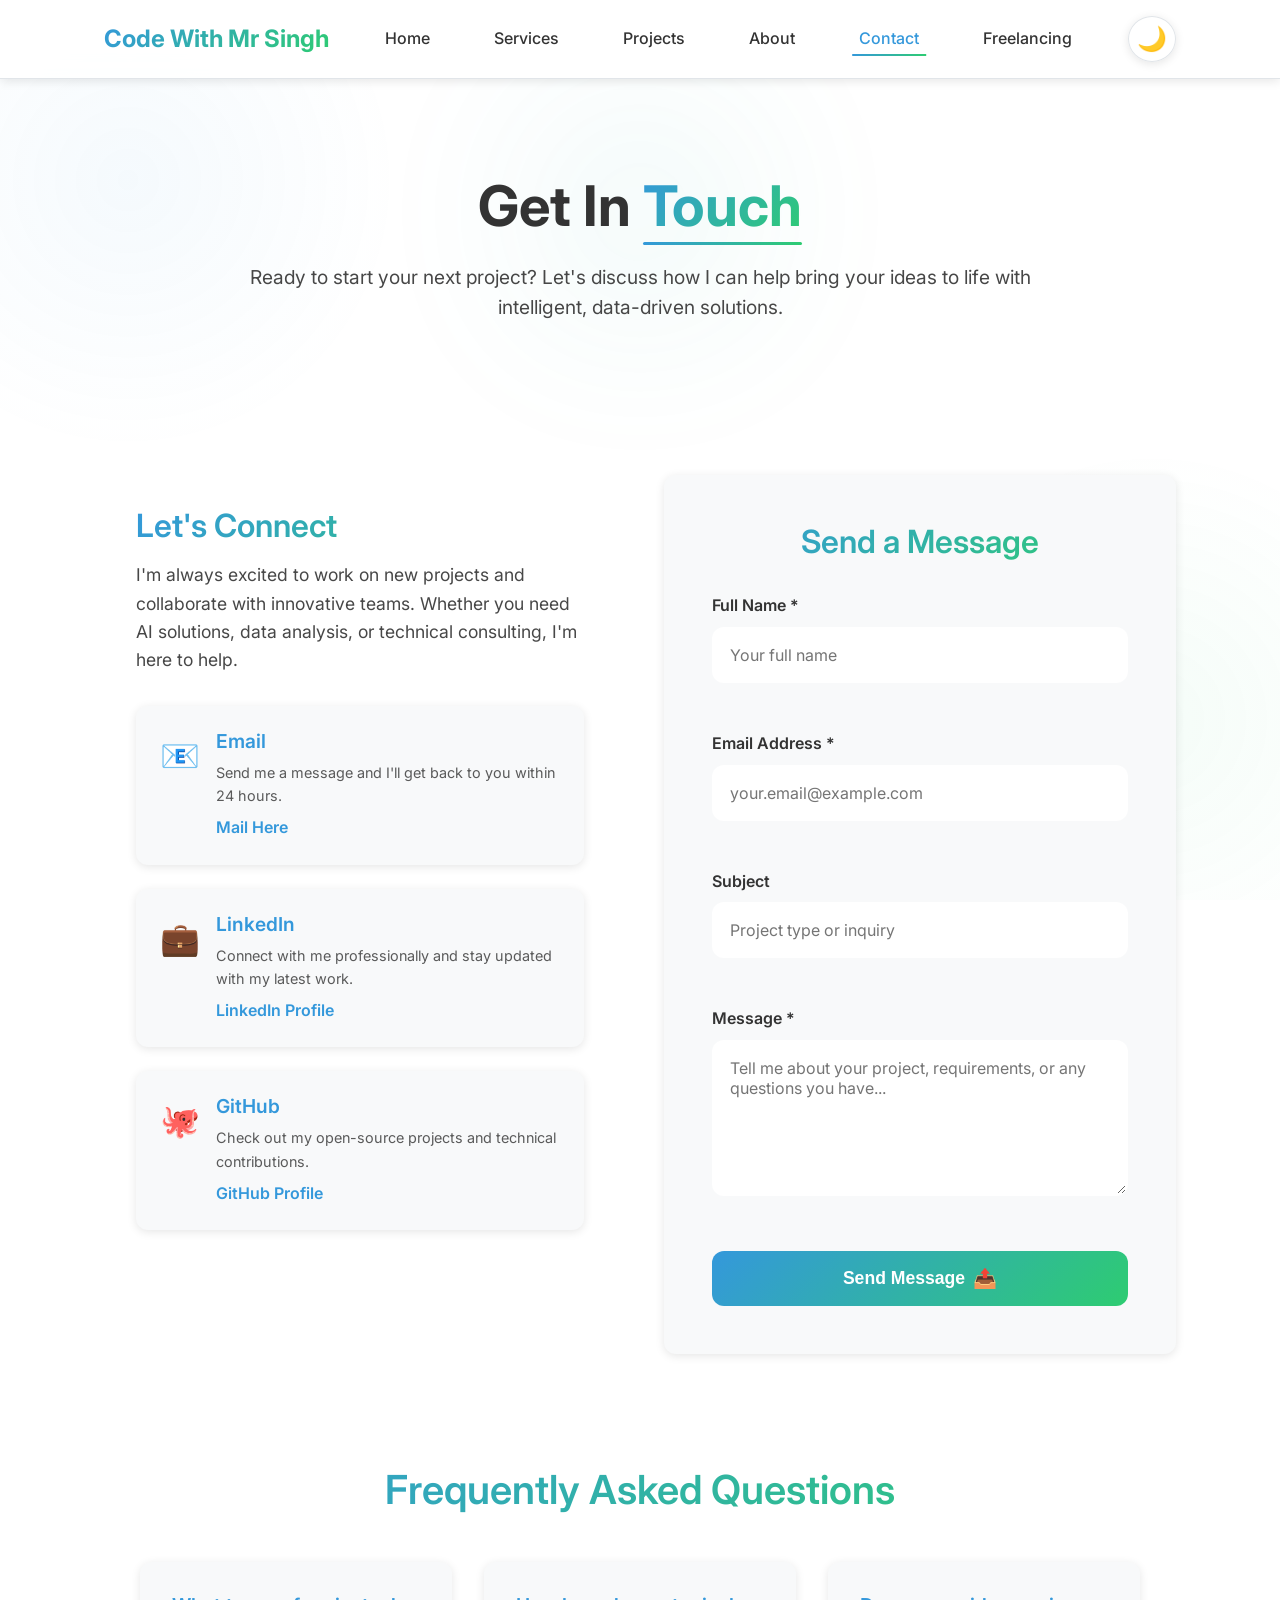
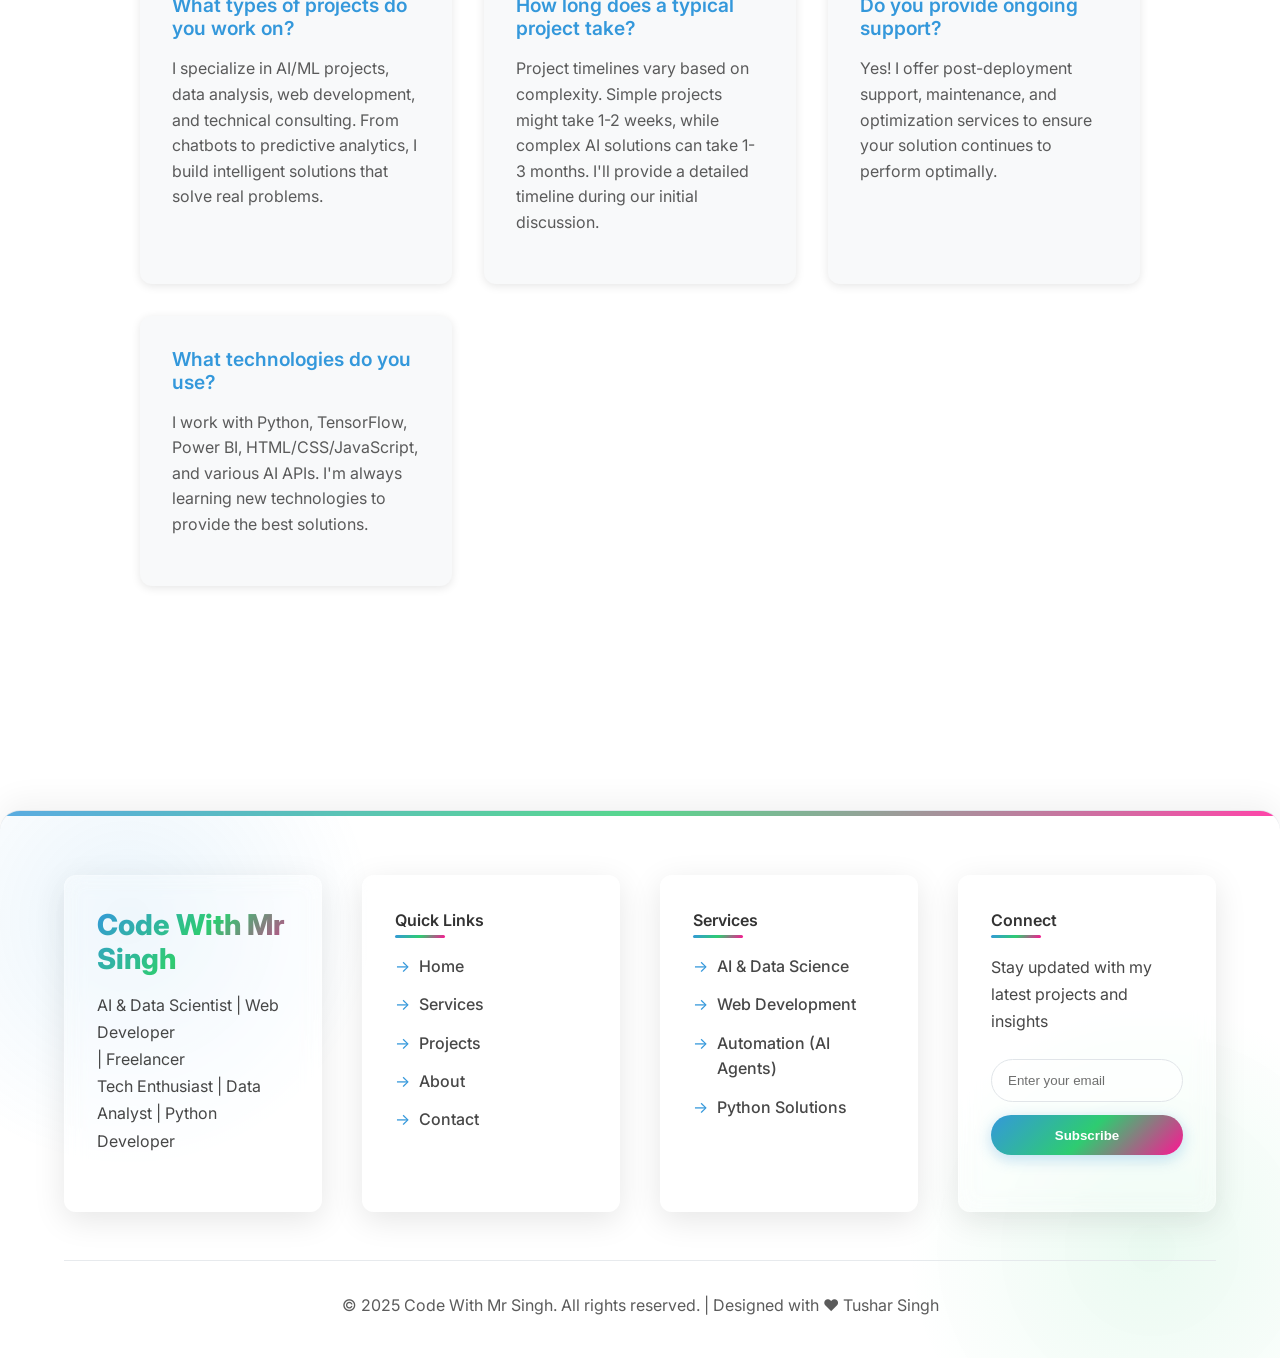
<file: contact.html>
<!DOCTYPE html>
<html lang="en">
  <head>
    <meta charset="UTF-8" />
    <meta name="viewport" content="width=device-width, initial-scale=1.0" />
    <title>Contact - Code With Mr Singh | Data Scientist & AI Developer</title>
    <meta
      name="description"
      content="Get in touch with Code With Mr Singh for Data Science, AI Development, and technical consulting services. Let's discuss your project requirements."
    />
    <link rel="icon" type="image/x-icon" href="profile.jpg" />

    <!-- Google Fonts -->
    <link rel="preconnect" href="https://fonts.googleapis.com" />
    <link rel="preconnect" href="https://fonts.gstatic.com" crossorigin />
    <link
      href="https://fonts.googleapis.com/css2?family=Inter:wght@300;400;500;600;700;800&display=swap"
      rel="stylesheet"
    />

    <!-- AOS CSS -->
    <link href="https://unpkg.com/aos@2.3.1/dist/aos.css" rel="stylesheet" />

    <link rel="stylesheet" href="style.css" />
  </head>

  <body>
    <header>
      <nav class="navbar">
        <div class="logo"><a href="index.html">Code With Mr Singh</a></div>
        <ul class="nav-links">
          <li><a href="index.html">Home</a></li>
          <li><a href="services.html">Services</a></li>
          <li><a href="projects.html">Projects</a></li>
          <li><a href="about.html">About</a></li>
          <li><a href="contact.html" class="active">Contact</a></li>
          <li><a href="freelancing.html">Freelancing</a></li>
        </ul>

        <button id="theme-toggle" aria-label="Toggle Theme" class="theme-btn">
          🌙
        </button>
        <div class="menu-toggle">&#9776;</div>
      </nav>
    </header>

    <main>
      <section class="hero">
        <h1>Get In <span class="highlight">Touch</span></h1>
        <p>
          Ready to start your next project? Let's discuss how I can help bring
          your ideas to life with intelligent, data-driven solutions.
        </p>
      </section>

      <section class="contact-container">
        <div class="contact-info" data-aos="fade-right">
          <h2>Let's Connect</h2>
          <p>
            I'm always excited to work on new projects and collaborate with
            innovative teams. Whether you need AI solutions, data analysis, or
            technical consulting, I'm here to help.
          </p>

          <div class="contact-methods">
            <div class="contact-method">
              <div class="method-icon">📧</div>
              <div class="method-content">
                <h3>Email</h3>
                <p>
                  Send me a message and I'll get back to you within 24 hours.
                </p>
                <a href="mailto:tusharsighkumar04@gmail.com" class="method-link"
                  >Mail Here</a
                >
              </div>
            </div>

            <div class="contact-method">
              <div class="method-icon">💼</div>
              <div class="method-content">
                <h3>LinkedIn</h3>
                <p>
                  Connect with me professionally and stay updated with my latest
                  work.
                </p>
                <a
                  href="https://www.linkedin.com/in/tusharsingh2011/"
                  target="_blank"
                  class="method-link"
                  >LinkedIn Profile</a
                >
              </div>
            </div>

            <div class="contact-method">
              <div class="method-icon">🐙</div>
              <div class="method-content">
                <h3>GitHub</h3>
                <p>
                  Check out my open-source projects and technical contributions.
                </p>
                <a
                  href="https://github.com/Tusharsinghoffical"
                  target="_blank"
                  class="method-link"
                  >GitHub Profile</a
                >
              </div>
            </div>
          </div>
        </div>

        <div class="contact-form-container" data-aos="fade-left">
          <div class="contact-form">
            <h2>Send a Message</h2>
            <form
              action="https://formspree.io/f/xeokqbez"
              method="POST"
              id="contact-form"
            >
              <input
                type="hidden"
                id="requestItem"
                name="requested_item"
                value=""
              />
              <div class="form-group">
                <label for="name">Full Name *</label>
                <input
                  type="text"
                  id="name"
                  name="name"
                  placeholder="Your full name"
                  required
                />
              </div>

              <div class="form-group">
                <label for="email">Email Address *</label>
                <input
                  type="email"
                  id="email"
                  name="email"
                  placeholder="your.email@example.com"
                  required
                />
              </div>

              <div class="form-group">
                <label for="subject">Subject</label>
                <input
                  type="text"
                  id="subject"
                  name="subject"
                  placeholder="Project type or inquiry"
                />
              </div>

              <div class="form-group">
                <label for="message">Message *</label>
                <textarea
                  id="message"
                  name="message"
                  rows="6"
                  placeholder="Tell me about your project, requirements, or any questions you have..."
                  required
                ></textarea>
              </div>

              <button type="submit" class="submit-btn">
                <span class="btn-text">Send Message</span>
                <span class="btn-icon">📤</span>
              </button>
            </form>
          </div>
        </div>
      </section>

      <section class="faq-section" data-aos="fade-up">
        <h2>Frequently Asked Questions</h2>
        <div class="faq-grid">
          <div class="faq-item">
            <h3>What types of projects do you work on?</h3>
            <p>
              I specialize in AI/ML projects, data analysis, web development,
              and technical consulting. From chatbots to predictive analytics, I
              build intelligent solutions that solve real problems.
            </p>
          </div>

          <div class="faq-item">
            <h3>How long does a typical project take?</h3>
            <p>
              Project timelines vary based on complexity. Simple projects might
              take 1-2 weeks, while complex AI solutions can take 1-3 months.
              I'll provide a detailed timeline during our initial discussion.
            </p>
          </div>

          <div class="faq-item">
            <h3>Do you provide ongoing support?</h3>
            <p>
              Yes! I offer post-deployment support, maintenance, and
              optimization services to ensure your solution continues to perform
              optimally.
            </p>
          </div>

          <div class="faq-item">
            <h3>What technologies do you use?</h3>
            <p>
              I work with Python, TensorFlow, Power BI, HTML/CSS/JavaScript, and
              various AI APIs. I'm always learning new technologies to provide
              the best solutions.
            </p>
          </div>
        </div>
      </section>
    </main>

    <footer>
      <div class="footer-content">
        <!-- About Section -->
        <div class="footer-section about">
          <div class="logo">
            <a href="index.html"><h3>Code With Mr Singh</h3></a>
          </div>
          <p>
            AI & Data Scientist | Web Developer  <br> | Freelancer <br />
            Tech Enthusiast | Data Analyst | Python Developer
          </p>
        </div>

        <!-- Quick Links -->
        <div class="footer-section links">
          <h4>Quick Links</h4>
          <ul>
            <li><a href="index.html">Home</a></li>
            <li><a href="services.html">Services</a></li>
            <li><a href="projects.html">Projects</a></li>
            <li><a href="about.html">About</a></li>
            <li><a href="contact.html">Contact</a></li>
          </ul>
        </div>

        <!-- Services -->
        <div class="footer-section services">
          <h4>Services</h4>
          <ul>
            <li><a href="projects.html">AI & Data Science</a></li>
            <li><a href="projects.html">Web Development</a></li>
            <li><a href="projects.html">Automation (AI Agents)</a></li>
            <li><a href="projects.html">Python Solutions</a></li>
          </ul>
        </div>

        <!-- Connect + Newsletter -->
        <div class="footer-section connect" data-aos="fade-up" data-aos-delay="300">
          <h4>Connect</h4>
          <p>Stay updated with my latest projects and insights</p>
          <div class="newsletter">
            <input type="email" placeholder="Enter your email" />
            <button>Subscribe</button>
          </div>
        </div>
      </div>

      <!-- Footer Bottom -->
      <div class="footer-bottom">
        <p>
          © 2025 Code With Mr Singh. All rights reserved. | Designed with ❤️ Tushar
          Singh
        </p>
      </div>
    </footer>

    <!-- Font Awesome -->
    <link
      rel="stylesheet"
      href="https://cdnjs.cloudflare.com/ajax/libs/font-awesome/6.4.0/css/all.min.css"
        />

    <!-- AOS JS -->
    <script src="https://unpkg.com/aos@2.3.1/dist/aos.js"></script>

    <script>
      // Initialize AOS animations
      AOS.init({
        duration: 1000,
        once: true,
        offset: 100,
      });

      // Navbar menu toggle for mobile
      const menuToggle = document.querySelector(".menu-toggle");
      const navLinks = document.querySelector(".nav-links");
      const navLinksItems = document.querySelectorAll(".nav-links li a");

      // Function to close mobile menu
      function closeMobileMenu() {
        navLinks.classList.remove("active");
      }

      // Function to toggle mobile menu
      function toggleMobileMenu() {
        navLinks.classList.toggle("active");
      }

      if (menuToggle && navLinks) {
        menuToggle.addEventListener("click", toggleMobileMenu);
        
        // Close menu when clicking on a nav link
        navLinksItems.forEach(link => {
          link.addEventListener("click", closeMobileMenu);
        });
        
        // Close menu when clicking outside
        document.addEventListener("click", (e) => {
          if (!navLinks.contains(e.target) && !menuToggle.contains(e.target) && navLinks.classList.contains("active")) {
            closeMobileMenu();
          }
        });
      }

      // Theme toggle
      const themeBtn = document.getElementById("theme-toggle");
      const html = document.documentElement;

      // Load saved theme
      const savedTheme = localStorage.getItem("theme");
      if (savedTheme) {
        html.setAttribute("data-theme", savedTheme);
        themeBtn.textContent = savedTheme === "dark" ? "☀️" : "🌙";
      } else {
        html.setAttribute("data-theme", "light");
      }

      if (themeBtn) {
        themeBtn.addEventListener("click", () => {
          const currentTheme = html.getAttribute("data-theme");
          const newTheme = currentTheme === "light" ? "dark" : "light";
          html.setAttribute("data-theme", newTheme);
          localStorage.setItem("theme", newTheme);
          themeBtn.textContent = newTheme === "dark" ? "☀️" : "🌙";
        });
      }

      // Contact form handling
      const contactForm = document.getElementById("contact-form");
      const submitBtn = document.querySelector(".submit-btn");
      const btnText = document.querySelector(".btn-text");
      const btnIcon = document.querySelector(".btn-icon");
      const subjectInput = document.getElementById("subject");
      const messageInput = document.getElementById("message");
      const nameInput = document.getElementById("name");
      const requestHidden = document.getElementById("requestItem");

      // Prefill from request param (e.g., contact.html?request=AI%20Chatbot)
      const params = new URLSearchParams(window.location.search);
      const requested = params.get("request");
      if (requested) {
        if (subjectInput) subjectInput.value = `Request: ${requested}`;
        if (messageInput)
          messageInput.value = `Hi Tushar, I would like to request access to: ${requested}.

Please share pricing and next steps.

Thanks!`;
        if (requestHidden) requestHidden.value = requested;

        // Add visual banner above the form
        const formEl = document.querySelector(".contact-form");
        const banner = document.createElement("div");
        banner.className = "request-banner";
        banner.textContent = `Requested item: ${requested}`;
        formEl.insertBefore(banner, formEl.firstChild);

        // Focus name for quick submit
        if (nameInput) nameInput.focus();
      }

      if (contactForm && submitBtn && btnText && btnIcon) {
        contactForm.addEventListener("submit", function (e) {
          // Show loading state
          submitBtn.disabled = true;
          btnText.textContent = "Sending...";
          btnIcon.textContent = "⏳";

          // Let Formspree handle the submission
          // Form will submit to https://formspree.io/f/xeokqbez
          console.log("Form submitted to Formspree");
        });
      }

      // Add loading animation
      window.addEventListener("load", () => {
        document.body.classList.add("loaded");
      });

      // Newsletter subscription functionality
      document.querySelectorAll('.newsletter button').forEach(button => {
        button.addEventListener('click', function() {
          const newsletterSection = this.closest('.newsletter');
          const emailInput = newsletterSection.querySelector('input[type="email"]');
          const email = emailInput.value.trim();
          
          // Simple email validation
          if (!email || !/^[^\s@]+@[^\s@]+\.[^\s@]+$/.test(email)) {
            alert('Please enter a valid email address.');
            return;
          }
          
          // Simulate subscription process
          this.textContent = 'Subscribing...';
          this.disabled = true;
          
          // In a real implementation, you would send the email to your backend here
          // For now, we'll simulate a successful subscription
          setTimeout(() => {
            this.textContent = 'Subscribed!';
            this.style.background = 'linear-gradient(135deg, #2ecc71, #27ae60)';
            emailInput.value = '';
            
            // Reset button after 2 seconds
            setTimeout(() => {
              this.textContent = 'Subscribe';
              this.disabled = false;
              this.style.background = ''; // Reset to CSS gradient
            }, 2000);
          }, 1000);
        });
      });

      // Debug: Check if all elements are loaded
      console.log("Contact page loaded successfully");
      console.log("Navbar elements:", {
        menuToggle: !!menuToggle,
        navLinks: !!navLinks,
        themeBtn: !!themeBtn,
      });
      console.log("Form elements:", {
        contactForm: !!contactForm,
        submitBtn: !!submitBtn,
        btnText: !!btnText,
        btnIcon: !!btnIcon,
      });
    </script>
  </body>
</html>
</file>
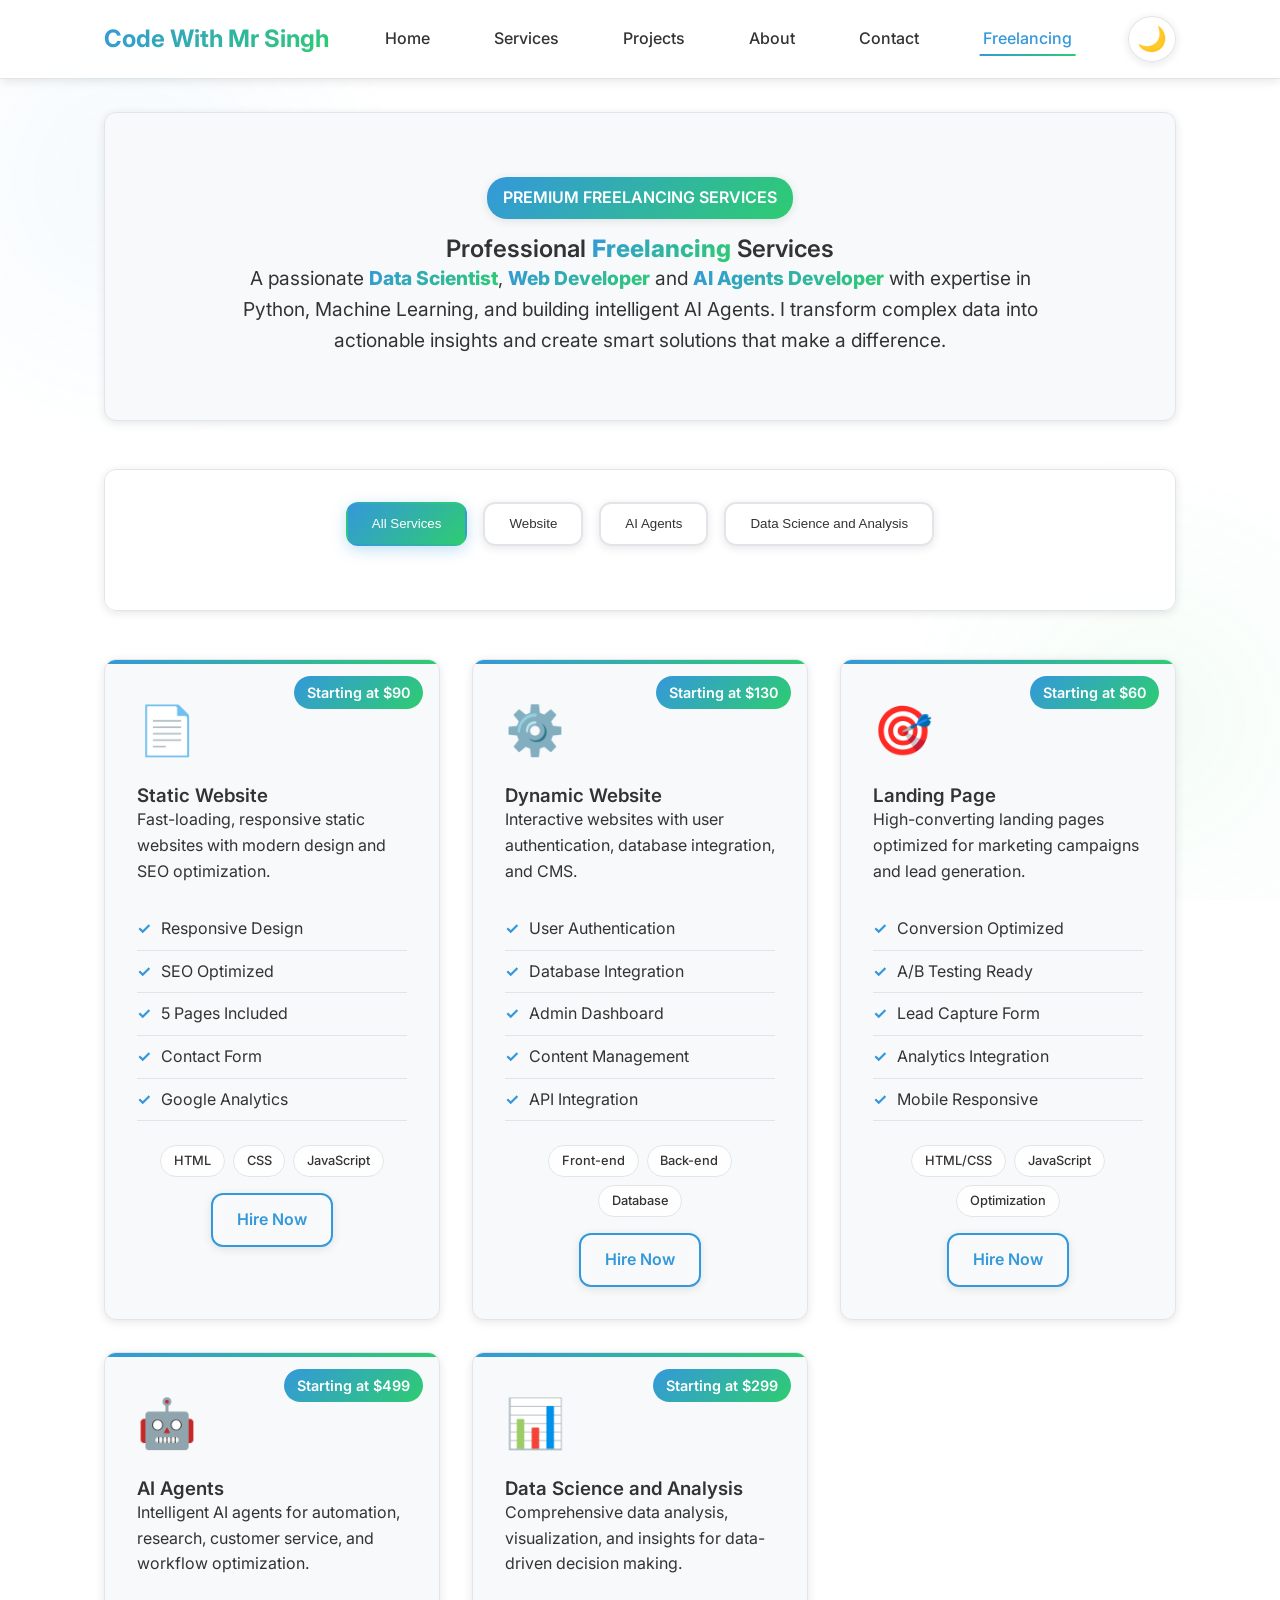
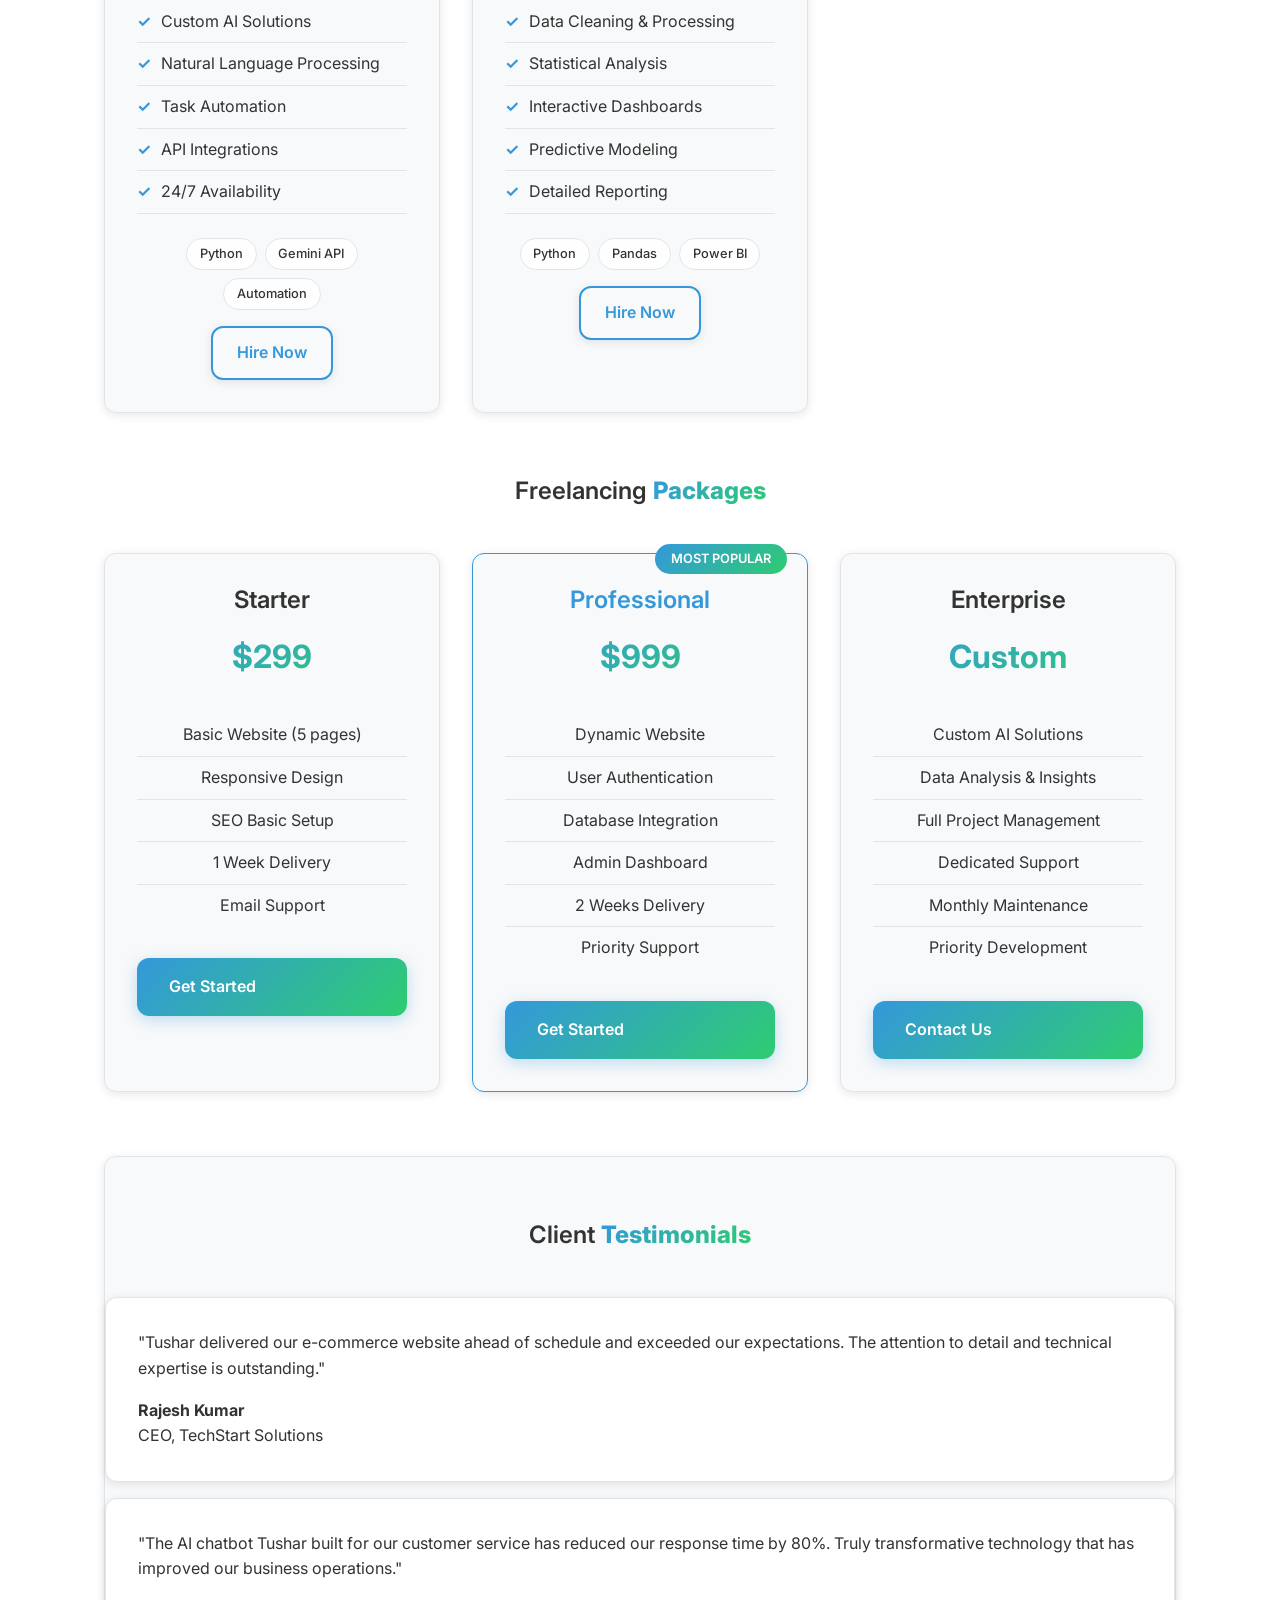
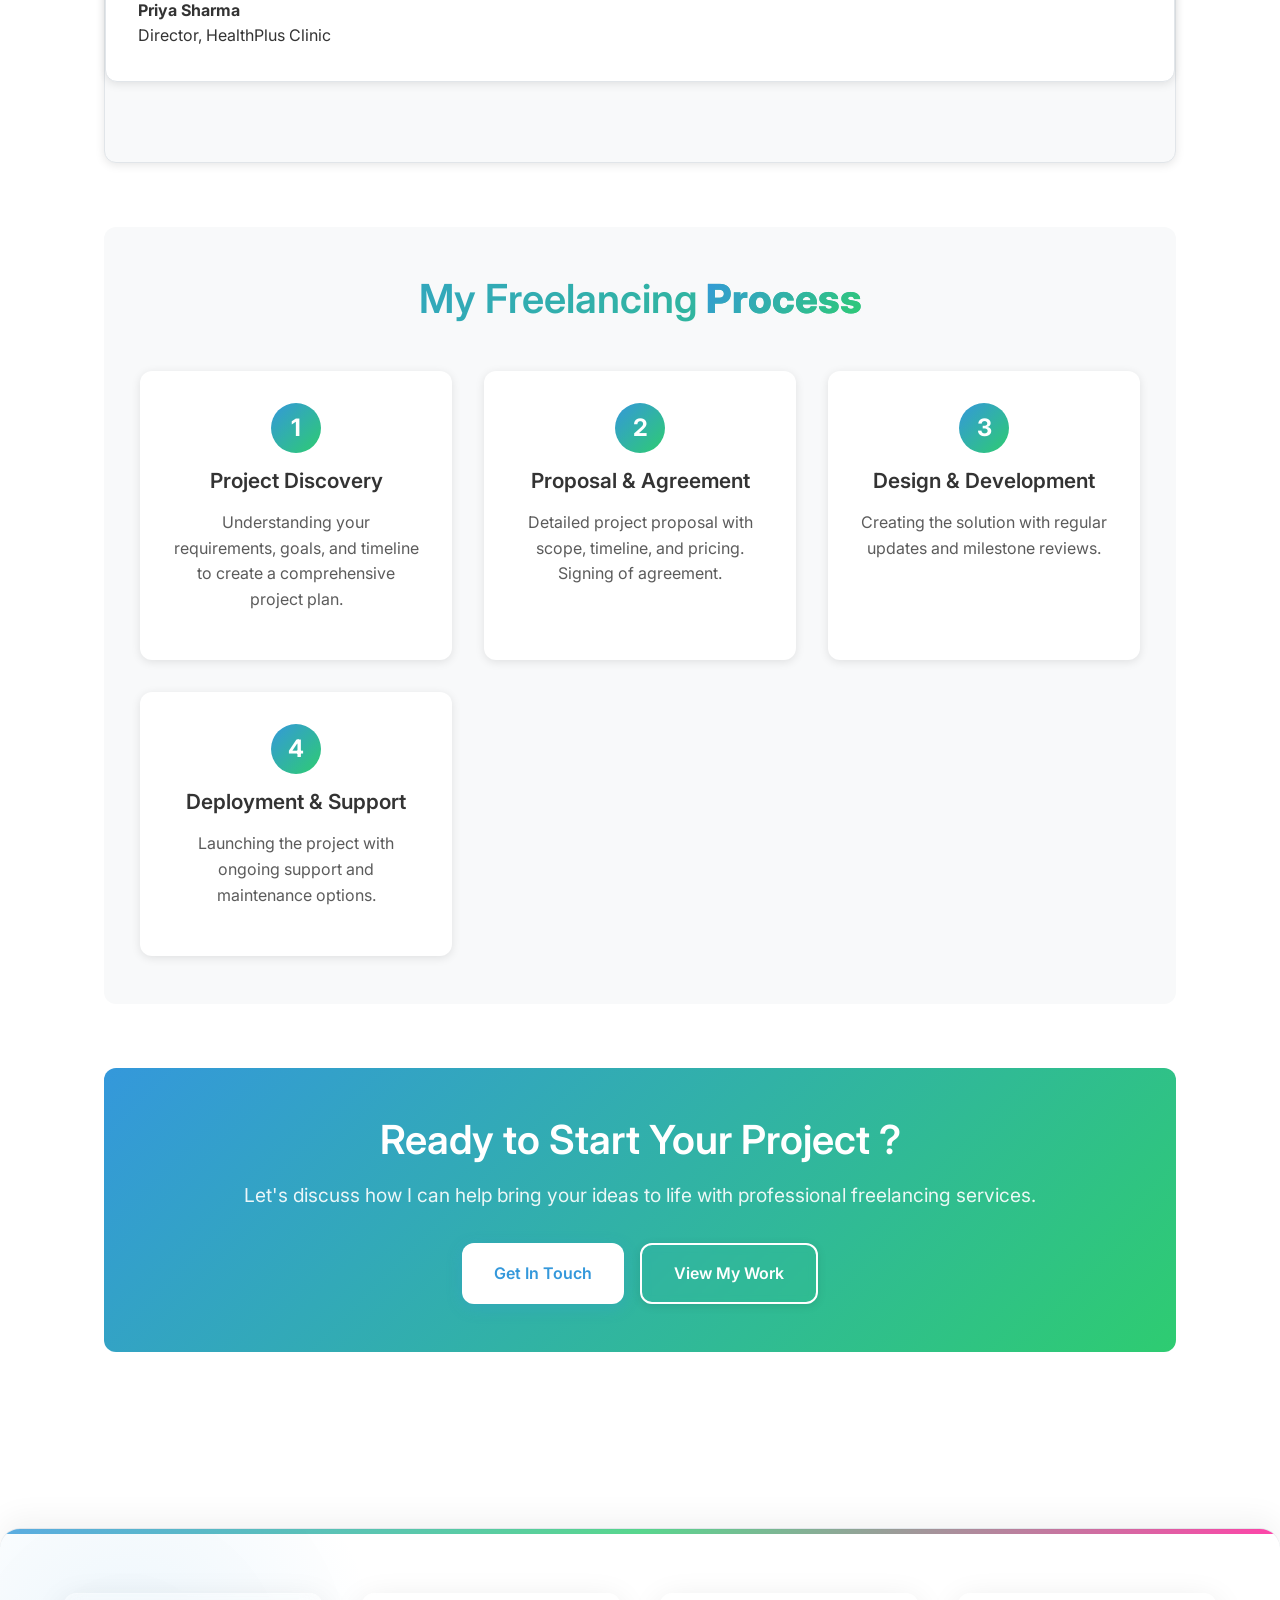
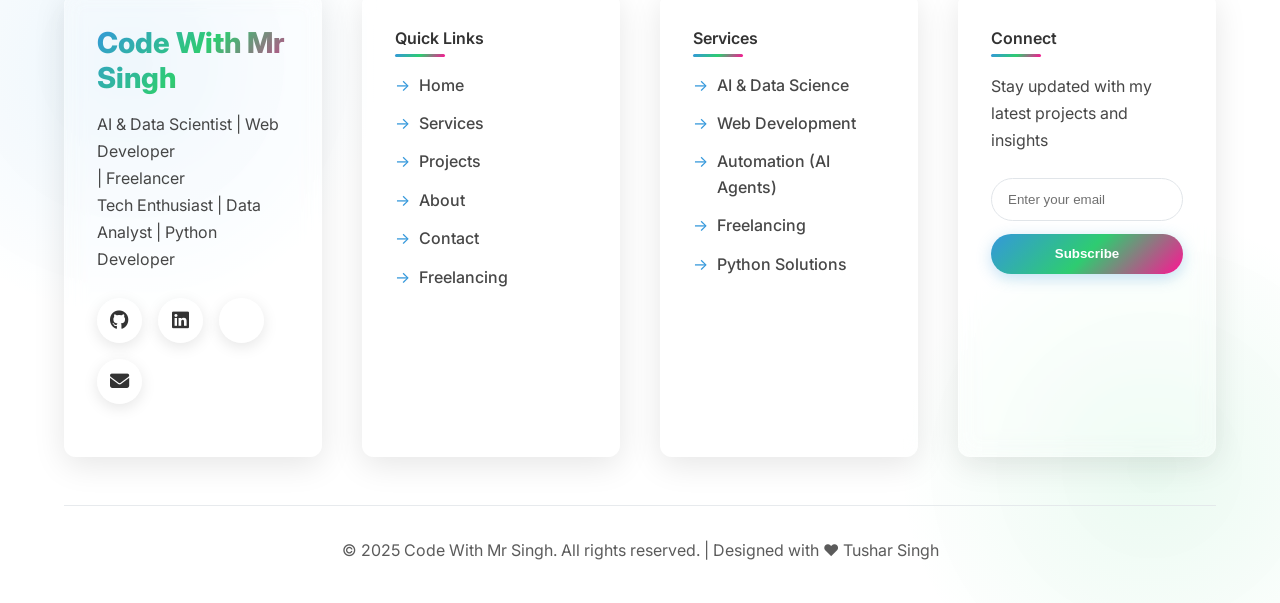
<file: freelancing.html>
<!DOCTYPE html>
<html lang="en">
  <head>
    <meta charset="UTF-8" />
    <meta name="viewport" content="width=device-width, initial-scale=1.0" />
    <title>Freelancing Services - Code With Mr Singh</title>
    <meta
      name="description"
      content="Professional freelancing services in web development, AI solutions, and data science. Custom websites, applications, and technical solutions tailored to your business needs."
    />
    <link rel="icon" type="image/x-icon" href="profile.jpg" />

    <!-- Google Fonts -->
    <link rel="preconnect" href="https://fonts.googleapis.com" />
    <link rel="preconnect" href="https://fonts.gstatic.com" crossorigin />
    <link
      href="https://fonts.googleapis.com/css2?family=Inter:wght@300;400;500;600;700;800&display=swap"
      rel="stylesheet"
    />

    <!-- AOS CSS -->
    <link href="https://unpkg.com/aos@2.3.1/dist/aos.css" rel="stylesheet" />

    <link rel="stylesheet" href="style.css" />
    
    <!-- Additional styles for freelancing page -->
    <style>
      .freelance-hero {
        background: var(--card-bg);
        color: var(--text-color);
        padding: 4rem 0;
        border-radius: var(--border-radius);
        margin-bottom: 3rem;
        text-align: center;
        box-shadow: var(--shadow);
        border: 1px solid var(--border-color);
      }
      
      .service-highlight {
        background: var(--highlight-gradient);
        -webkit-background-clip: text;
        -webkit-text-fill-color: transparent;
        background-clip: text;
        font-weight: 800;
      }
      
      .premium-badge {
        display: inline-block;
        background: var(--highlight-gradient);
        color: white;
        padding: 0.5rem 1rem;
        border-radius: 20px;
        font-weight: 600;
        margin-bottom: 1rem;
        box-shadow: var(--shadow);
      }
      
      .service-grid {
        display: grid;
        grid-template-columns: repeat(auto-fit, minmax(300px, 1fr));
        gap: 2rem;
        margin: 3rem 0;
      }
      
      .service-card {
        background: var(--card-bg);
        border-radius: var(--border-radius);
        padding: 2rem;
        box-shadow: var(--shadow);
        transition: var(--transition);
        position: relative;
        overflow: hidden;
        border: 1px solid var(--border-color);
      }
      
      .service-card:hover {
        transform: translateY(-5px);
        box-shadow: var(--shadow-hover);
      }
      
      .service-card::before {
        content: '';
        position: absolute;
        top: 0;
        left: 0;
        right: 0;
        height: 4px;
        background: var(--highlight-gradient);
      }
      
      .service-icon {
        font-size: 3rem;
        margin-bottom: 1rem;
        
        background-clip: text;
      }
      
      .price-tag {
        position: absolute;
        top: 1rem;
        right: 1rem;
        background: var(--highlight-gradient);
        color: white;
        padding: 0.3rem 0.8rem;
        border-radius: 20px;
        font-weight: 600;
        font-size: 0.9rem;
      }
      
      .features-list {
        list-style: none;
        margin: 1.5rem 0;
      }
      
      .features-list li {
        padding: 0.5rem 0;
        border-bottom: 1px solid var(--border-color);
        position: relative;
        padding-left: 1.5rem;
      }
      
      .features-list li::before {
        content: '✓';
        position: absolute;
        left: 0;
        color: var(--highlight-color);
        font-weight: bold;
      }
      
      .testimonials-section {
        background: var(--card-bg);
        padding: 4rem 0;
        border-radius: var(--border-radius);
        margin: 4rem 0;
        box-shadow: var(--shadow);
        border: 1px solid var(--border-color);
      }
      
      .testimonial-card {
        background: var(--bg-color);
        padding: 2rem;
        border-radius: var(--border-radius);
        box-shadow: var(--shadow);
        margin: 1rem 0;
        border: 1px solid var(--border-color);
      }
      
      .client-info {
        display: flex;
        align-items: center;
        gap: 1rem;
        margin-top: 1rem;
      }
      
      .packages-section {
        margin: 4rem 0;
      }
      
      .packages-grid {
        display: grid;
        grid-template-columns: repeat(auto-fit, minmax(280px, 1fr));
        gap: 2rem;
        margin-top: 2rem;
      }
      
      .package-card {
        background: var(--card-bg);
        border-radius: var(--border-radius);
        padding: 2rem;
        box-shadow: var(--shadow);
        transition: var(--transition);
        position: relative;
        border: 2px solid transparent;
        border: 1px solid var(--border-color);
      }
      
      .package-card.popular {
        border-color: var(--highlight-color);
        transform: scale(1.05);
      }
      
      .package-card.popular .package-name {
        color: var(--highlight-color);
      }
      
      .package-card:hover {
        transform: translateY(-5px);
        box-shadow: var(--shadow-hover);
      }
      
      .package-card.popular:hover {
        transform: scale(1.05) translateY(-5px);
      }
      
      .package-name {
        font-size: 1.5rem;
        margin-bottom: 1rem;
        text-align: center;
        color: var(--text-color);
      }
      
      .package-price {
        text-align: center;
        font-size: 2rem;
        font-weight: 700;
        margin-bottom: 1rem;
        background: var(--highlight-gradient);
        -webkit-background-clip: text;
        -webkit-text-fill-color: transparent;
        background-clip: text;
      }
      
      .package-features {
        list-style: none;
        margin: 2rem 0;
      }
      
      .package-features li {
        padding: 0.5rem 0;
        text-align: center;
        border-bottom: 1px solid var(--border-color);
      }
      
      .package-features li:last-child {
        border-bottom: none;
      }
      
      .popular-badge {
        position: absolute;
        top: -10px;
        right: 20px;
        background: var(--highlight-gradient);
        color: white;
        padding: 0.3rem 1rem;
        border-radius: 20px;
        font-weight: 600;
        font-size: 0.8rem;
      }
    </style>
  </head>

  <body>
    <header>
      <nav class="navbar">
        <div class="logo"><a href="index.html">Code With Mr Singh</a></div>
        <ul class="nav-links">
          <li><a href="index.html">Home</a></li>
          <li><a href="services.html">Services</a></li>
          <li><a href="projects.html">Projects</a></li>
          <li><a href="about.html">About</a></li>
          <li><a href="contact.html">Contact</a></li>
          <li><a href="freelancing.html" class="active">Freelancing</a></li>
        </ul>

        <button id="theme-toggle" aria-label="Toggle Theme" class="theme-btn">
          🌙
        </button>
        <div class="menu-toggle">&#9776;</div>
      </nav>
    </header>

    <main>
      <section class="freelance-hero" data-aos="fade-down">
        <div class="container">
          <span class="premium-badge">PREMIUM FREELANCING SERVICES</span>
          <h1>Professional <span class="service-highlight">Freelancing</span> Services</h1>
          <p style="font-size: 1.2rem; max-width: 800px; margin: 0 auto;">
            A passionate <span class="service-highlight">Data Scientist</span>, <span class="service-highlight">Web Developer</span> and <span class="service-highlight">AI Agents Developer</span> with expertise in Python, Machine Learning, and building intelligent AI Agents. I transform complex data into actionable insights and create smart solutions that make a difference.
          </p>
        </div>
      </section>

      <section class="project-filters" data-aos="fade-up">
        <div class="filter-buttons">
          <button class="filter-btn active" data-filter="all">
            All Services
          </button>
          <button class="filter-btn" data-filter="website">
            Website
          </button>
          <button class="filter-btn" data-filter="ai">
            AI Agents
          </button>
          <button class="filter-btn" data-filter="data">
            Data Science and Analysis
          </button>
        </div>
      </section>

      <section class="service-grid">
        <!-- Website - Static Page -->
        <div
          class="service-card"
          data-category="website"
          data-aos="fade-up"
          data-aos-delay="100"
        >
          <div class="price-tag">Starting at $90</div>
          <div class="service-icon">📄</div>
          <h3>Static Website</h3>
          <p>
            Fast-loading, responsive static websites with modern design and SEO optimization.
          </p>
          <ul class="features-list">
            <li>Responsive Design</li>
            <li>SEO Optimized</li>
            <li>5 Pages Included</li>
            <li>Contact Form</li>
            <li>Google Analytics</li>
          </ul>
          <div class="tech-stack">
            <span class="tech-tag">HTML</span>
            <span class="tech-tag">CSS</span>
            <span class="tech-tag">JavaScript</span>
          </div>
          <div class="card-buttons" style="margin-top: 1rem;">
            <a href="contact.html?request=Static Website" class="btn-download">Hire Now</a>
          </div>
        </div>

        <!-- Website - Dynamic Page -->
        <div
          class="service-card"
          data-category="website"
          data-aos="fade-up"
          data-aos-delay="200"
        >
          <div class="price-tag">Starting at $130</div>
          <div class="service-icon">⚙️</div>
          <h3>Dynamic Website</h3>
          <p>
            Interactive websites with user authentication, database integration, and CMS.
          </p>
          <ul class="features-list">
            <li>User Authentication</li>
            <li>Database Integration</li>
            <li>Admin Dashboard</li>
            <li>Content Management</li>
            <li>API Integration</li>
          </ul>
          <div class="tech-stack">
            <span class="tech-tag">Front-end</span>
            <span class="tech-tag">Back-end</span>
            <span class="tech-tag">Database</span>
          </div>
          <div class="card-buttons" style="margin-top: 1rem;">
            <a href="contact.html?request=Dynamic Website" class="btn-download">Hire Now</a>
          </div>
        </div>

        <!-- Website - Landing Page -->
        <div
          class="service-card"
          data-category="website"
          data-aos="fade-up"
          data-aos-delay="300"
        >
          <div class="price-tag">Starting at $60</div>
          <div class="service-icon">🎯</div>
          <h3>Landing Page</h3>
          <p>
            High-converting landing pages optimized for marketing campaigns and lead generation.
          </p>
          <ul class="features-list">
            <li>Conversion Optimized</li>
            <li>A/B Testing Ready</li>
            <li>Lead Capture Form</li>
            <li>Analytics Integration</li>
            <li>Mobile Responsive</li>
          </ul>
          <div class="tech-stack">
            <span class="tech-tag">HTML/CSS</span>
            <span class="tech-tag">JavaScript</span>
            <span class="tech-tag">Optimization</span>
          </div>
          <div class="card-buttons" style="margin-top: 1rem;">
            <a href="contact.html?request=Landing Page" class="btn-download">Hire Now</a>
          </div>
        </div>

        <!-- AI Agents -->
        <div
          class="service-card"
          data-category="ai"
          data-aos="fade-up"
          data-aos-delay="400"
        >
          <div class="price-tag">Starting at $499</div>
          <div class="service-icon">🤖</div>
          <h3>AI Agents</h3>
          <p>
            Intelligent AI agents for automation, research, customer service, and workflow optimization.
          </p>
          <ul class="features-list">
            <li>Custom AI Solutions</li>
            <li>Natural Language Processing</li>
            <li>Task Automation</li>
            <li>API Integrations</li>
            <li>24/7 Availability</li>
          </ul>
          <div class="tech-stack">
            <span class="tech-tag">Python</span>
            <span class="tech-tag">Gemini API</span>
            <span class="tech-tag">Automation</span>
          </div>
          <div class="card-buttons" style="margin-top: 1rem;">
            <a href="contact.html?request=AI Agents" class="btn-download">Hire Now</a>
          </div>
        </div>

        <!-- Data Science and Analysis -->
        <div
          class="service-card"
          data-category="data"
          data-aos="fade-up"
          data-aos-delay="500"
        >
          <div class="price-tag">Starting at $299</div>
          <div class="service-icon">📊</div>
          <h3>Data Science and Analysis</h3>
          <p>
            Comprehensive data analysis, visualization, and insights for data-driven decision making.
          </p>
          <ul class="features-list">
            <li>Data Cleaning & Processing</li>
            <li>Statistical Analysis</li>
            <li>Interactive Dashboards</li>
            <li>Predictive Modeling</li>
            <li>Detailed Reporting</li>
          </ul>
          <div class="tech-stack">
            <span class="tech-tag">Python</span>
            <span class="tech-tag">Pandas</span>
            <span class="tech-tag">Power BI</span>
          </div>
          <div class="card-buttons" style="margin-top: 1rem;">
            <a href="contact.html?request=Data Science" class="btn-download">Hire Now</a>
          </div>
        </div>
      </section>

      <section class="packages-section" data-aos="fade-up">
        <h2 style="text-align: center; margin-bottom: 3rem;">Freelancing <span class="service-highlight">Packages</span></h2>
        <div class="packages-grid">
          <div class="package-card" data-aos="fade-up" data-aos-delay="100">
            <h3 class="package-name">Starter</h3>
            <div class="package-price">$299</div>
            <ul class="package-features">
              <li>Basic Website (5 pages)</li>
              <li>Responsive Design</li>
              <li>SEO Basic Setup</li>
              <li>1 Week Delivery</li>
              <li>Email Support</li>
            </ul>
            <a href="contact.html?request=Starter Package" class="btn-primary" style="width: 100%; text-align: center;">Get Started</a>
          </div>
          
          <div class="package-card popular" data-aos="fade-up" data-aos-delay="200">
            <div class="popular-badge">MOST POPULAR</div>
            <h3 class="package-name">Professional</h3>
            <div class="package-price">$999</div>
            <ul class="package-features">
              <li>Dynamic Website</li>
              <li>User Authentication</li>
              <li>Database Integration</li>
              <li>Admin Dashboard</li>
              <li>2 Weeks Delivery</li>
              <li>Priority Support</li>
            </ul>
            <a href="contact.html?request=Professional Package" class="btn-primary" style="width: 100%; text-align: center;">Get Started</a>
          </div>
          
          <div class="package-card" data-aos="fade-up" data-aos-delay="300">
            <h3 class="package-name">Enterprise</h3>
            <div class="package-price">Custom</div>
            <ul class="package-features">
              <li>Custom AI Solutions</li>
              <li>Data Analysis & Insights</li>
              <li>Full Project Management</li>
              <li>Dedicated Support</li>
              <li>Monthly Maintenance</li>
              <li>Priority Development</li>
            </ul>
            <a href="contact.html?request=Enterprise Package" class="btn-primary" style="width: 100%; text-align: center;">Contact Us</a>
          </div>
        </div>
      </section>

      <section class="testimonials-section" data-aos="fade-up">
        <h2 style="text-align: center; margin-bottom: 3rem;">Client <span class="service-highlight">Testimonials</span></h2>
        <div class="container">
          <div class="testimonial-card">
            <p>"Tushar delivered our e-commerce website ahead of schedule and exceeded our expectations. The attention to detail and technical expertise is outstanding."</p>
            <div class="client-info">
              <div>
                <strong>Rajesh Kumar</strong><br>
                CEO, TechStart Solutions
              </div>
            </div>
          </div>
          
          <div class="testimonial-card">
            <p>"The AI chatbot Tushar built for our customer service has reduced our response time by 80%. Truly transformative technology that has improved our business operations."</p>
            <div class="client-info">
              <div>
                <strong>Priya Sharma</strong><br>
                Director, HealthPlus Clinic
              </div>
            </div>
          </div>
        </div>
      </section>

      <section class="process-section" data-aos="fade-up">
        <h2>My Freelancing <span class="service-highlight">Process</span></h2>
        <div class="process-grid">
          <div class="process-step">
            <div class="step-number">1</div>
            <h3>Project Discovery</h3>
            <p>
              Understanding your requirements, goals, and timeline to create a comprehensive project plan.
            </p>
          </div>
          <div class="process-step">
            <div class="step-number">2</div>
            <h3>Proposal & Agreement</h3>
            <p>
              Detailed project proposal with scope, timeline, and pricing. Signing of agreement.
            </p>
          </div>
          <div class="process-step">
            <div class="step-number">3</div>
            <h3>Design & Development</h3>
            <p>
              Creating the solution with regular updates and milestone reviews.
            </p>
          </div>
          <div class="process-step">
            <div class="step-number">4</div>
            <h3>Deployment & Support</h3>
            <p>
              Launching the project with ongoing support and maintenance options.
            </p>
          </div>
        </div>
      </section>

      <section class="cta-section" data-aos="fade-up">
        <div class="cta-content">
          <h2>Ready to Start Your Project ?</h2>
          <p>
            Let's discuss how I can help bring your ideas to life with professional freelancing services.
          </p>
          <div class="cta-buttons">
            <a href="contact.html" class="btn-primary">Get In Touch</a>
            <a href="projects.html" class="btn-secondary">View My Work</a>
          </div>
        </div>
      </section>
    </main>

    <footer>
      <div class="footer-content">
        <!-- About Section -->
        <div class="footer-section about" data-aos="fade-up">
          <div class="logo">
            <a href="index.html"><h3>Code With Mr Singh</h3></a>
          </div>
          <p>
            AI & Data Scientist | Web Developer <br>
              | Freelancer <br />
            Tech Enthusiast | Data Analyst | Python Developer
          </p>
          <div class="social-links">
            <a href="https://github.com/Tusharsinghoffical" target="_blank"
              ><i class="fab fa-github"></i
            ></a>
            <a
              href="https://www.linkedin.com/in/tusharsingh2011/"
              target="_blank"
              ><i class="fab fa-linkedin"></i
            ></a>
            <a
              href="https://www.youtube.com/@tusharsinghoffical"
              target="_blank
              ><i class="fab fa-youtube"></i
            ></a>
            <a href="mailto:tusharsinghkumar04@gmail.com"
              ><i class="fas fa-envelope"></i
            ></a>
          </div>
        </div>

        <!-- Quick Links -->
        <div class="footer-section links" data-aos="fade-up" data-aos-delay="100">
          <h4>Quick Links</h4>
          <ul>
            <li><a href="index.html">Home</a></li>
            <li><a href="services.html">Services</a></li>
            <li><a href="projects.html">Projects</a></li>
            <li><a href="about.html">About</a></li>
            <li><a href="contact.html">Contact</a></li>
            <li><a href="freelancing.html">Freelancing</a></li>
          </ul>
        </div>

        <!-- Services -->
        <div class="footer-section services" data-aos="fade-up" data-aos-delay="200">
          <h4>Services</h4>
          <ul>
            <li><a href="projects.html">AI & Data Science</a></li>
            <li><a href="projects.html">Web Development</a></li>
            <li><a href="projects.html">Automation (AI Agents)</a></li>
            <li><a href="freelancing.html">Freelancing</a></li>
            <li><a href="projects.html">Python Solutions</a></li>
          </ul>
        </div>

        <!-- Connect + Newsletter -->
        <div class="footer-section connect" data-aos="fade-up" data-aos-delay="300">
          <h4>Connect</h4>
          <p>Stay updated with my latest projects and insights</p>
          <div class="newsletter">
            <input type="email" placeholder="Enter your email" />
            <button>Subscribe</button>
          </div>
        </div>
      </div>

      <!-- Footer Bottom -->
      <div class="footer-bottom">
        <p>
          © 2025 Code With Mr Singh. All rights reserved. | Designed with ❤️ Tushar
          Singh
        </p>
      </div>
    </footer>

    <!-- Font Awesome -->
    <link
      rel="stylesheet"
      href="https://cdnjs.cloudflare.com/ajax/libs/font-awesome/6.4.0/css/all.min.css"
        />
    <!-- AOS JS -->
    <script src="https://unpkg.com/aos@2.3.1/dist/aos.js"></script>

    <script>
      // Initialize AOS animations
      AOS.init({
        duration: 1000,
        once: true,
        offset: 100,
      });

      // Navbar menu toggle for mobile
      const menuToggle = document.querySelector(".menu-toggle");
      const navLinks = document.querySelector(".nav-links");
      const navLinksItems = document.querySelectorAll(".nav-links li a");

      // Function to close mobile menu
      function closeMobileMenu() {
        navLinks.classList.remove("active");
      }

      // Function to toggle mobile menu
      function toggleMobileMenu() {
        navLinks.classList.toggle("active");
      }

      if (menuToggle && navLinks) {
        menuToggle.addEventListener("click", toggleMobileMenu);
        
        // Close menu when clicking on a nav link
        navLinksItems.forEach(link => {
          link.addEventListener("click", closeMobileMenu);
        });
        
        // Close menu when clicking outside
        document.addEventListener("click", (e) => {
          if (!navLinks.contains(e.target) && !menuToggle.contains(e.target) && navLinks.classList.contains("active")) {
            closeMobileMenu();
          }
        });
      }

      // Theme toggle
      const themeBtn = document.getElementById("theme-toggle");
      const html = document.documentElement;

      // Load saved theme
      const savedTheme = localStorage.getItem("theme");
      if (savedTheme) {
        html.setAttribute("data-theme", savedTheme);
        themeBtn.textContent = savedTheme === "dark" ? "☀️" : "🌙";
      } else {
        html.setAttribute("data-theme", "light");
      }

      if (themeBtn) {
        themeBtn.addEventListener("click", () => {
          const currentTheme = html.getAttribute("data-theme");
          const newTheme = currentTheme === "light" ? "dark" : "light";
          html.setAttribute("data-theme", newTheme);
          localStorage.setItem("theme", newTheme);
          themeBtn.textContent = newTheme === "dark" ? "☀️" : "🌙";
        });
      }

      // Project filtering
      const filterButtons = document.querySelectorAll(".filter-btn");
      const serviceCards = document.querySelectorAll(".service-card");

      function applyFilter(filter) {
        // Update button active states
        filterButtons.forEach((btn) => {
          const btnFilter = btn.getAttribute("data-filter");
          if (btnFilter === filter) {
            btn.classList.add("active");
          } else {
            btn.classList.remove("active");
          }
        });

        // Show/hide cards
        serviceCards.forEach((card) => {
          const category = card.getAttribute("data-category");
          if (filter === "all" || category === filter) {
            card.style.display = "";
            card.style.animation = "fadeIn 0.5s ease-in-out";
          } else {
            card.style.display = "none";
          }
        });

        if (window.AOS && typeof AOS.refresh === "function") {
          AOS.refresh();
        }
      }

      filterButtons.forEach((button) => {
        button.addEventListener("click", () => {
          const filter = button.getAttribute("data-filter");
          applyFilter(filter);
        });
      });

      // Add fadeIn animation
      const style = document.createElement("style");
      style.textContent = `
      @keyframes fadeIn {
        from { opacity: 0; transform: translateY(20px); }
        to { opacity: 1; transform: translateY(0); }
      }
    `;
      document.head.appendChild(style);

      // Add loading animation
      window.addEventListener("load", () => {
        document.body.classList.add("loaded");
      });

      // Newsletter subscription functionality
      document.querySelectorAll('.newsletter button').forEach(button => {
        button.addEventListener('click', function() {
          const newsletterSection = this.closest('.newsletter');
          const emailInput = newsletterSection.querySelector('input[type="email"]');
          const email = emailInput.value.trim();
          
          // Simple email validation
          if (!email || !/^[^\s@]+@[^\s@]+\.[^\s@]+$/.test(email)) {
            alert('Please enter a valid email address.');
            return;
          }
          
          // Simulate subscription process
          this.textContent = 'Subscribing...';
          this.disabled = true;
          
          // In a real implementation, you would send the email to your backend here
          // For now, we'll simulate a successful subscription
          setTimeout(() => {
            this.textContent = 'Subscribed!';
            this.style.background = 'linear-gradient(135deg, #2ecc71, #27ae60)';
            emailInput.value = '';
            
            // Reset button after 2 seconds
            setTimeout(() => {
              this.textContent = 'Subscribe';
              this.disabled = false;
              this.style.background = ''; // Reset to CSS gradient
            }, 2000);
          }, 1000);
        });
      });

      // Debug: Check if all elements are loaded
      console.log("Freelancing page loaded successfully");
    </script>
  </body>
</html>
</file>
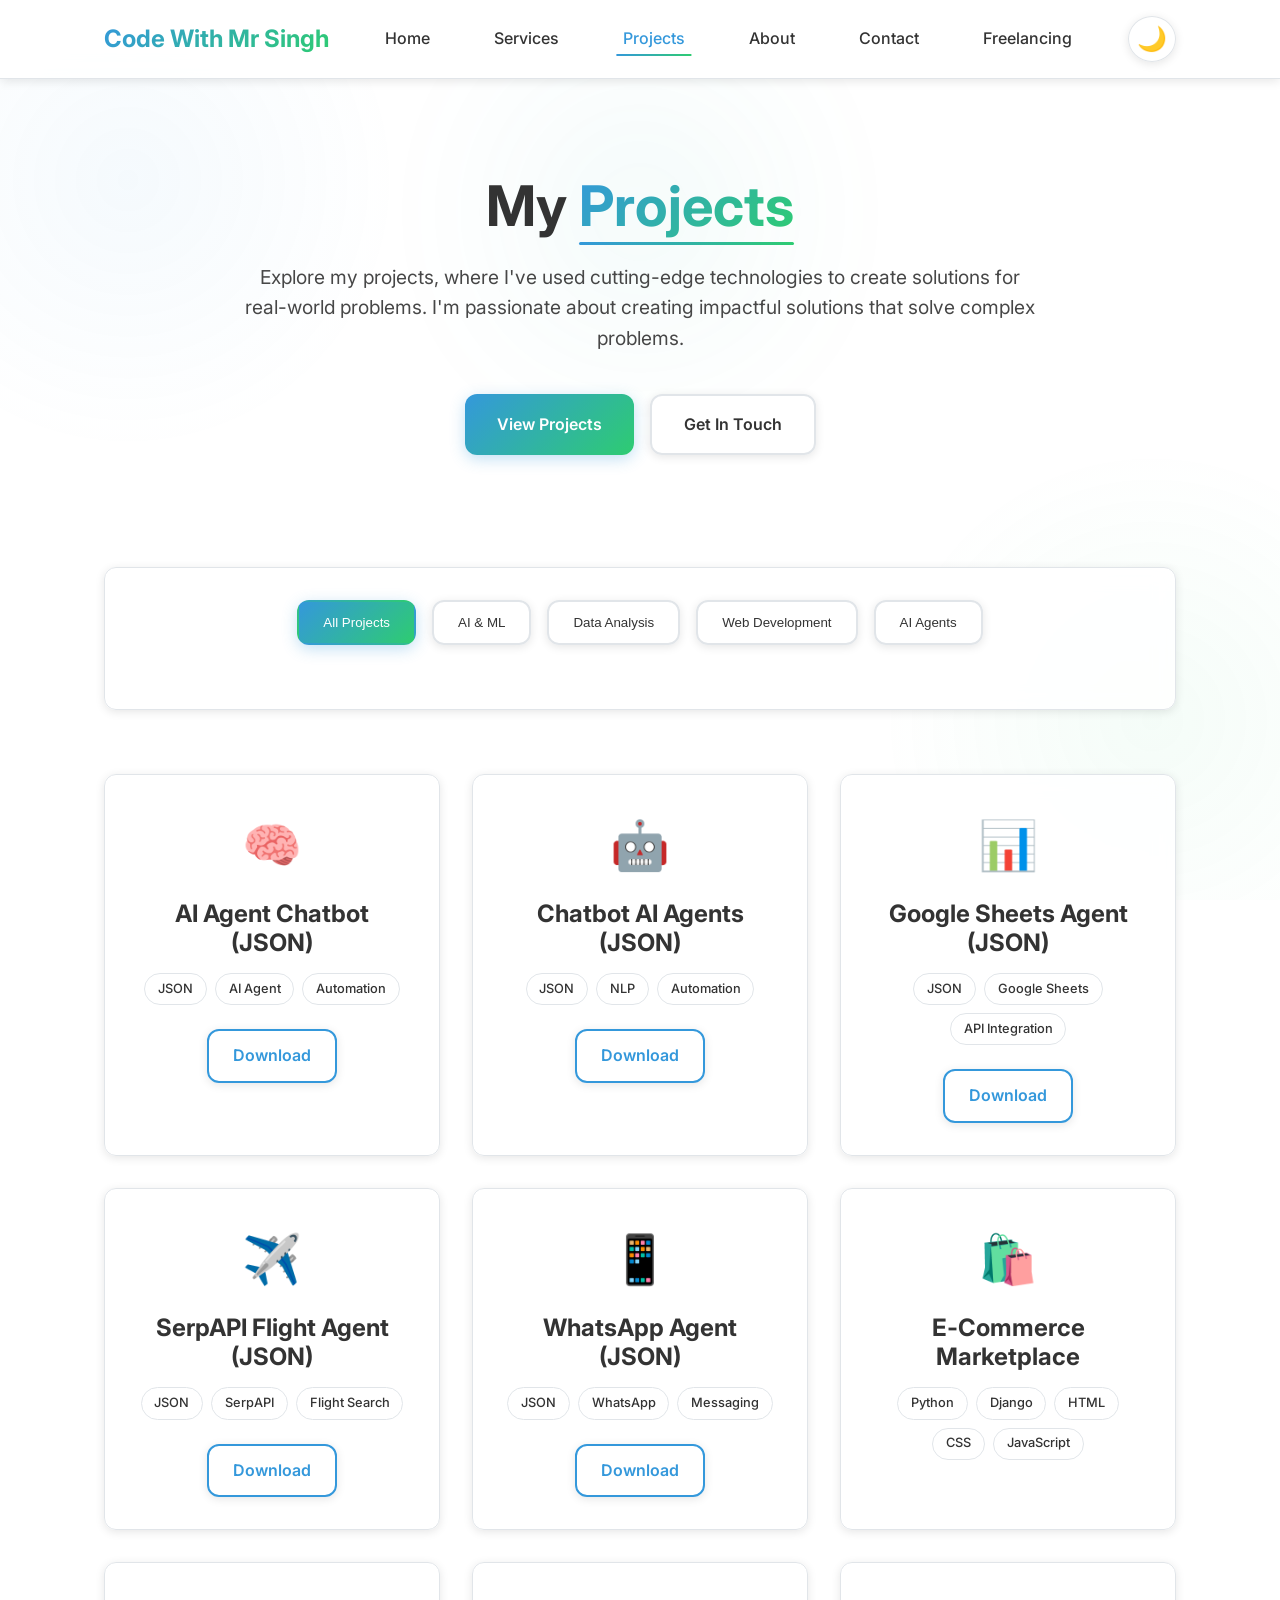
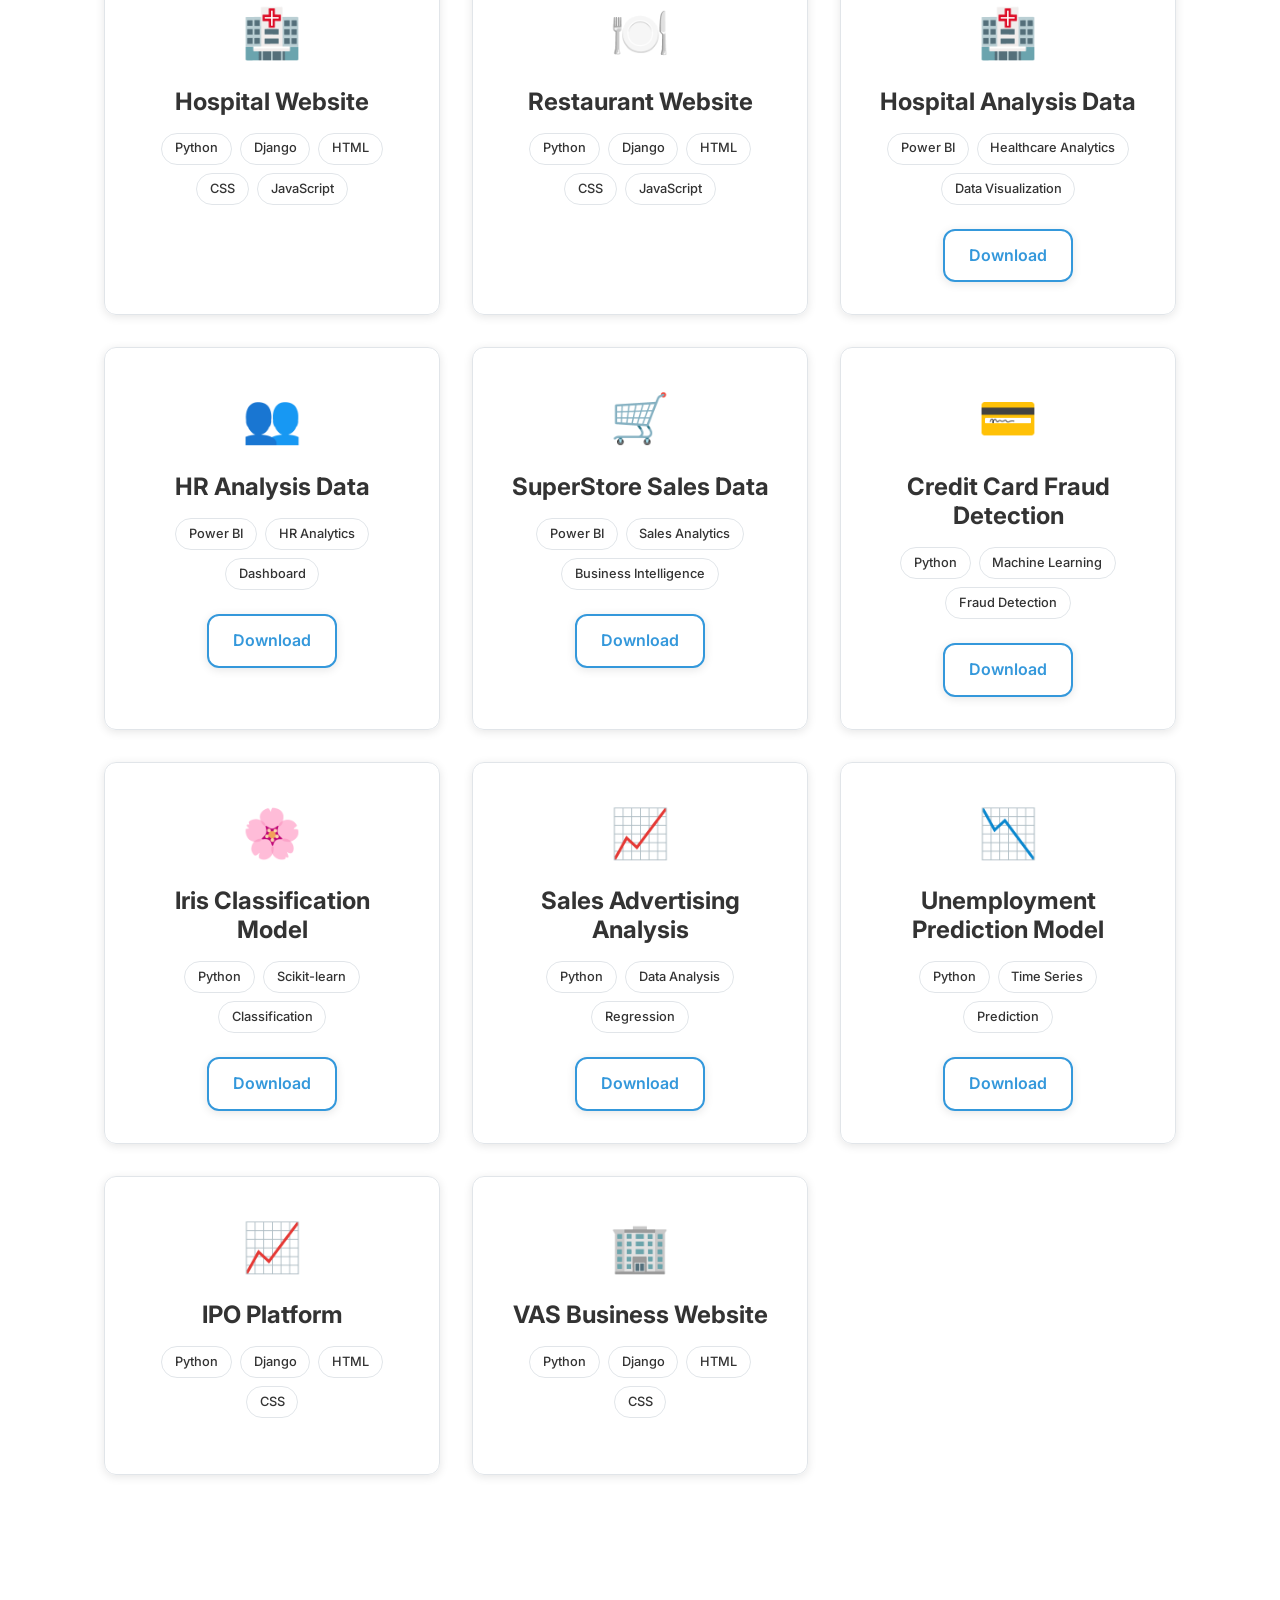
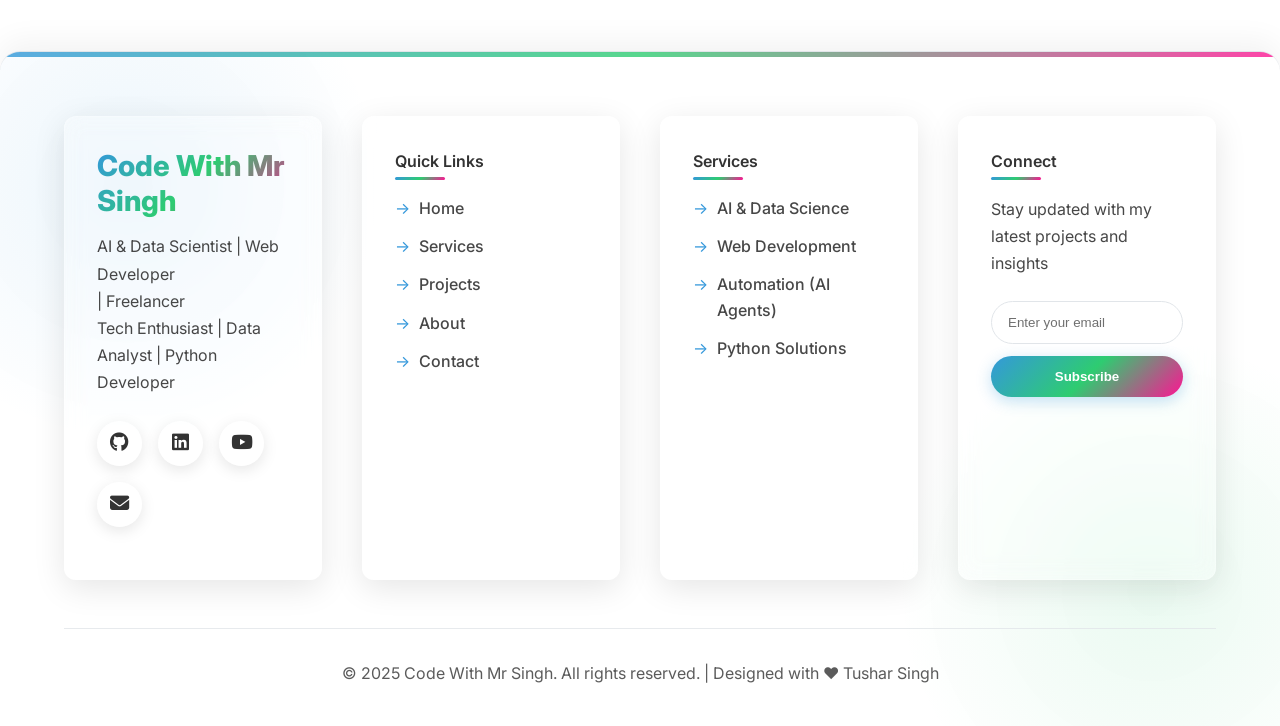
<file: projects.html>
<!DOCTYPE html>
<html lang="en">
  <head>
    <meta charset="UTF-8" />
    <meta name="viewport" content="width=device-width, initial-scale=1.0" />
    <title>Projects - Code With Mr Singh | Data Scientist & AI Developer</title>
    <meta
      name="description"
      content="Explore Code With Mr Singh's portfolio of AI, Data Science, and Web Development projects. From chatbots to data analysis tools, see innovative solutions built with cutting-edge technologies."
    />
    <link rel="icon" type="image/x-icon" href="profile.jpg" />

    <!-- Google Fonts -->
    <link rel="preconnect" href="https://fonts.googleapis.com" />
    <link rel="preconnect" href="https://fonts.gstatic.com" crossorigin />
    <link
      href="https://fonts.googleapis.com/css2?family=Inter:wght@300;400;500;600;700;800&display=swap"
      rel="stylesheet"
    />

    <!-- AOS CSS -->
    <link href="https://unpkg.com/aos@2.3.1/dist/aos.css" rel="stylesheet" />

    <link rel="stylesheet" href="style.css" />
  </head>

  <body>
    <header>
      <nav class="navbar">
        <div class="logo"><a href="index.html">Code With Mr Singh</a></div>
        <ul class="nav-links">
          <li><a href="index.html">Home</a></li>
          <li><a href="services.html">Services</a></li>
          <li><a href="projects.html" class="active">Projects</a></li>
          <li><a href="about.html">About</a></li>
          <li><a href="contact.html">Contact</a></li>
          <li><a href="freelancing.html">Freelancing</a></li>
        </ul>

        <button id="theme-toggle" aria-label="Toggle Theme" class="theme-btn">
          🌙
        </button>
        <div class="menu-toggle">&#9776;</div>
      </nav>
    </header>

    <main>
      <section class="hero">
        <h1>My <span class="highlight">Projects</span></h1>
        <p>
          Explore my projects, where I've used cutting-edge technologies to
          create solutions for real-world problems.
          
          I'm passionate about creating impactful solutions that solve complex
          problems.
        </p>
        
        <div class="hero-buttons">
          <a href="#projects" class="btn-primary">View Projects</a>
          <a href="contact.html" class="btn-secondary">Get In Touch</a>
        </div>
      </section>

      <section class="project-filters" data-aos="fade-up">
        <div class="filter-buttons">
          <button class="filter-btn active" data-filter="all">
            All Projects
          </button>
          <button class="filter-btn" data-filter="ai">AI & ML</button>
          <button class="filter-btn" data-filter="data">Data Analysis</button>
          <button class="filter-btn" data-filter="web">Web Development</button>
          <button class="filter-btn" data-filter="agents">AI Agents</button>
        </div>
      </section>

      <section class="tech-blocks">
        <div
          class="tech-card"
          data-category="agents"
          data-aos="fade-up"
          data-aos-delay="1050"
        >
          <div class="card-icon">🧠</div>
          <h3>AI Agent Chatbot (JSON)</h3>
          
          <div class="tech-stack">
            <span class="tech-tag">JSON</span>
            <span class="tech-tag">AI Agent</span>
            <span class="tech-tag">Automation</span>
          </div>
          <div class="card-buttons">
            <a
              href="Files/AI AGENTS/AI Agent Chatbot .json"
              class="btn-download"
              download
              >Download</a
            >
          </div>
        </div>

        <div
          class="tech-card"
          data-category="agents"
          data-aos="fade-up"
          data-aos-delay="1100"
        >
          <div class="card-icon">🤖</div>
          <h3>Chatbot AI Agents (JSON)</h3>
          
          <div class="tech-stack">
            <span class="tech-tag">JSON</span>
            <span class="tech-tag">NLP</span>
            <span class="tech-tag">Automation</span>
          </div>
          <div class="card-buttons">
            <a
              href="Files/AI AGENTS/Chatbot_Ai_Agents (1).json"
              class="btn-download"
              download
              >Download</a
            >
          </div>
        </div>

        <div
          class="tech-card"
          data-category="agents"
          data-aos="fade-up"
          data-aos-delay="1150"
        >
          <div class="card-icon">📊</div>
          <h3>Google Sheets Agent (JSON)</h3>
          
          <div class="tech-stack">
            <span class="tech-tag">JSON</span>
            <span class="tech-tag">Google Sheets</span>
            <span class="tech-tag">API Integration</span>
          </div>
          <div class="card-buttons">
            <a
              href="Files/AI AGENTS/Google_Sheet__Agent.json"
              class="btn-download"
              download
              >Download</a
            >
          </div>
        </div>

        <div
          class="tech-card"
          data-category="agents"
          data-aos="fade-up"
          data-aos-delay="1200"
        >
          <div class="card-icon">✈️</div>
          <h3>SerpAPI Flight Agent (JSON)</h3>
          
          <div class="tech-stack">
            <span class="tech-tag">JSON</span>
            <span class="tech-tag">SerpAPI</span>
            <span class="tech-tag">Flight Search</span>
          </div>
          <div class="card-buttons">
            <a
              href="Files/AI AGENTS/serpapiflight.json"
              class="btn-download"
              download
              >Download</a
            >
          </div>
        </div>

        <div
          class="tech-card"
          data-category="agents"
          data-aos="fade-up"
          data-aos-delay="1250"
        >
          <div class="card-icon">📱</div>
          <h3>WhatsApp Agent (JSON)</h3>
          
          <div class="tech-stack">
            <span class="tech-tag">JSON</span>
            <span class="tech-tag">WhatsApp</span>
            <span class="tech-tag">Messaging</span>
          </div>
          <div class="card-buttons">
            <a
              href="Files/AI AGENTS/Whatsapp_Agent.json"
              class="btn-download"
              download
              >Download</a
            >
          </div>
        </div>

        <!-- Web Development duplicates for Freelance projects -->
        <div
          class="tech-card"
          data-category="web"
          data-aos="fade-up"
          data-aos-delay="1500"
        >
          <div class="card-icon">🛍️</div>
          <h3>E‑Commerce Marketplace</h3>
          
          <div class="tech-stack">
            <span class="tech-tag">Python</span>
            <span class="tech-tag">Django</span>
            <span class="tech-tag">HTML</span>
            <span class="tech-tag">CSS</span>
            <span class="tech-tag">JavaScript</span>
          </div>
          <div class="card-buttons"></div>
        </div>
        <div
          class="tech-card"
          data-category="web"
          data-aos="fade-up"
          data-aos-delay="1550"
        >
          <div class="card-icon">🏥</div>
          <h3>Hospital Website</h3>
          
          <div class="tech-stack">
            <span class="tech-tag">Python</span>
            <span class="tech-tag">Django</span>
            <span class="tech-tag">HTML</span>
            <span class="tech-tag">CSS</span>
            <span class="tech-tag">JavaScript</span>
          </div>
          <div class="card-buttons"></div>
        </div>

        <div
          class="tech-card"
          data-category="web"
          data-aos="fade-up"
          data-aos-delay="1600"
        >
          <div class="card-icon">🍽️</div>
          <h3>Restaurant Website</h3>
          
          <div class="tech-stack">
            <span class="tech-tag">Python</span>
            <span class="tech-tag">Django</span>
            <span class="tech-tag">HTML</span>
            <span class="tech-tag">CSS</span>
            <span class="tech-tag">JavaScript</span>
          </div>
          <div class="card-buttons"></div>
        </div>

        <!-- Add missing Data Analysis files -->
        <div
          class="tech-card"
          data-category="data"
          data-aos="fade-up"
          data-aos-delay="1550"
        >
          <div class="card-icon">🏥</div>
          <h3>Hospital Analysis Data</h3>
          
          <div class="tech-stack">
            <span class="tech-tag">Power BI</span>
            <span class="tech-tag">Healthcare Analytics</span>
            <span class="tech-tag">Data Visualization</span>
          </div>
          <div class="card-buttons">
            <a
              href="Files/Data Analysis/Hospital.zip"
              class="btn-download"
              download
              >Download</a
            >
          </div>
        </div>

        <div
          class="tech-card"
          data-category="data"
          data-aos="fade-up"
          data-aos-delay="1600"
        >
          <div class="card-icon">👥</div>
          <h3>HR Analysis Data</h3>
          
          <div class="tech-stack">
            <span class="tech-tag">Power BI</span>
            <span class="tech-tag">HR Analytics</span>
            <span class="tech-tag">Dashboard</span>
          </div>
          <div class="card-buttons">
            <a
              href="Files/Data Analysis/HR Analysis.zip"
              class="btn-download"
              download
              >Download</a
            >
          </div>
        </div>

        <div
          class="tech-card"
          data-category="data"
          data-aos="fade-up"
          data-aos-delay="1650"
        >
          <div class="card-icon">🛒</div>
          <h3>SuperStore Sales Data</h3>
          
          <div class="tech-stack">
            <span class="tech-tag">Power BI</span>
            <span class="tech-tag">Sales Analytics</span>
            <span class="tech-tag">Business Intelligence</span>
          </div>
          <div class="card-buttons">
            <a
              href="Files/Data Analysis/SuperStore Sales Data.zip"
              class="btn-download"
              download
              >Download</a
            >
          </div>
        </div>

        <!-- Add missing Data Science files -->
        <div
          class="tech-card"
          data-category="ai"
          data-aos="fade-up"
          data-aos-delay="1700"
        >
          <div class="card-icon">💳</div>
          <h3>Credit Card Fraud Detection</h3>
          
          <div class="tech-stack">
            <span class="tech-tag">Python</span>
            <span class="tech-tag">Machine Learning</span>
            <span class="tech-tag">Fraud Detection</span>
          </div>
          <div class="card-buttons">
            <a
              href="Files/Data Science/Credit Card Fraud Detection.zip"
              class="btn-download"
              download
              >Download</a
            >
          </div>
        </div>

        <div
          class="tech-card"
          data-category="ai"
          data-aos="fade-up"
          data-aos-delay="1750"
        >
          <div class="card-icon">🌸</div>
          <h3>Iris Classification Model</h3>
          
          <div class="tech-stack">
            <span class="tech-tag">Python</span>
            <span class="tech-tag">Scikit-learn</span>
            <span class="tech-tag">Classification</span>
          </div>
          <div class="card-buttons">
            <a
              href="Files/Data Science/Iris.zip"
              class="btn-download"
              download
              >Download</a
            >
          </div>
        </div>

        <div
          class="tech-card"
          data-category="ai"
          data-aos="fade-up"
          data-aos-delay="1800"
        >
          <div class="card-icon">📈</div>
          <h3>Sales Advertising Analysis</h3>
          
          <div class="tech-stack">
            <span class="tech-tag">Python</span>
            <span class="tech-tag">Data Analysis</span>
            <span class="tech-tag">Regression</span>
          </div>
          <div class="card-buttons">
            <a
              href="Files/Data Science/sales Advertising.zip"
              class="btn-download"
              download
              >Download</a
            >
          </div>
        </div>

        <div
          class="tech-card"
          data-category="ai"
          data-aos="fade-up"
          data-aos-delay="1850"
        >
          <div class="card-icon">📉</div>
          <h3>Unemployment Prediction Model</h3>
          
          <div class="tech-stack">
            <span class="tech-tag">Python</span>
            <span class="tech-tag">Time Series</span>
            <span class="tech-tag">Prediction</span>
          </div>
          <div class="card-buttons">
            <a
              href="Files/Data Science/Unemployement.zip"
              class="btn-download"
              download
              >Download</a
            >
          </div>
        </div>

        <div
          class="tech-card"
          data-category="web"
          data-aos="fade-up"
          data-aos-delay="1900"
        >
          <div class="card-icon">📈</div>
          <h3>IPO Platform</h3>
          
          <div class="tech-stack">
            <span class="tech-tag">Python</span>
            <span class="tech-tag">Django</span>
            <span class="tech-tag">HTML</span>
            <span class="tech-tag">CSS</span>
          </div>
          <div class="card-buttons">
          </div>
        </div>

        <div
          class="tech-card"
          data-category="web"
          data-aos="fade-up"
          data-aos-delay="1950"
        >
          <div class="card-icon">🏢</div>
          <h3>VAS Business Website</h3>
          
          <div class="tech-stack">
            <span class="tech-tag">Python</span>
            <span class="tech-tag">Django</span>
            <span class="tech-tag">HTML</span>
            <span class="tech-tag">CSS</span>
          </div>
          <div class="card-buttons">
          </div>
        </div>
      </section>
    </main>

    <footer>
      <div class="footer-content">
        <!-- About Section -->
        <div class="footer-section about" data-aos="fade-up">
          <div class="logo">
            <a href="index.html"><h3>Code With Mr Singh</h3></a>
          </div>
          <p>
            AI & Data Scientist | Web Developer <br />
            | Freelancer <br />
            Tech Enthusiast | Data Analyst | Python Developer
          </p>
          <div class="social-links">
            <a href="https://github.com/Tusharsinghoffical" target="_blank"
              ><i class="fab fa-github"></i
            ></a>
            <a
              href="https://www.linkedin.com/in/tusharsingh2011/"
              target="_blank"
              ><i class="fab fa-linkedin"></i
            ></a>
            <a
              href="https://www.youtube.com/@tusharsinghoffical"
              target="_blank"
              ><i class="fab fa-youtube"></i
            ></a>
            <a href="mailto:tusharsinghkumar04@gmail.com"
              ><i class="fas fa-envelope"></i
            ></a>
          </div>
        </div>

        <!-- Quick Links -->
        <div class="footer-section links" data-aos="fade-up" data-aos-delay="100">
          <h4>Quick Links</h4>
          <ul>
            <li><a href="index.html">Home</a></li>
            <li><a href="services.html">Services</a></li>
            <li><a href="projects.html">Projects</a></li>
            <li><a href="about.html">About</a></li>
            <li><a href="contact.html">Contact</a></li>
          </ul>
        </div>

        <!-- Services -->
        <div class="footer-section services" data-aos="fade-up" data-aos-delay="200">
          <h4>Services</h4>
          <ul>
            <li><a href="projects.html">AI & Data Science</a></li>
            <li><a href="projects.html">Web Development</a></li>
            <li><a href="projects.html">Automation (AI Agents)</a></li>
            <li><a href="projects.html">Python Solutions</a></li>
          </ul>
        </div>

        <!-- Connect + Newsletter -->
        <div class="footer-section connect" data-aos="fade-up" data-aos-delay="300">
          <h4>Connect</h4>
          <p>Stay updated with my latest projects and insights</p>
          <div class="newsletter">
            <input type="email" placeholder="Enter your email" />
            <button>Subscribe</button>
          </div>
        </div>
      </div>

      <!-- Footer Bottom -->
      <div class="footer-bottom">
        <p>
          © 2025 Code With Mr Singh. All rights reserved. | Designed with ❤️
          Tushar Singh
        </p>
      </div>
    </footer>

    <!-- Font Awesome -->
    <link
      rel="stylesheet"
      href="https://cdnjs.cloudflare.com/ajax/libs/font-awesome/6.4.0/css/all.min.css"
    />
    <!-- AOS JS -->
    <script src="https://unpkg.com/aos@2.3.1/dist/aos.js"></script>

    <script>
      // Initialize AOS animations
      AOS.init({
        duration: 1000,
        once: true,
        offset: 100,
      });

      // Navbar menu toggle for mobile
      const menuToggle = document.querySelector(".menu-toggle");
      const navLinks = document.querySelector(".nav-links");
      const navLinksItems = document.querySelectorAll(".nav-links li a");

      // Function to close mobile menu
      function closeMobileMenu() {
        navLinks.classList.remove("active");
      }

      // Function to toggle mobile menu
      function toggleMobileMenu() {
        navLinks.classList.toggle("active");
      }

      if (menuToggle && navLinks) {
        menuToggle.addEventListener("click", toggleMobileMenu);

        // Close menu when clicking on a nav link
        navLinksItems.forEach((link) => {
          link.addEventListener("click", closeMobileMenu);
        });

        // Close menu when clicking outside
        document.addEventListener("click", (e) => {
          if (
            !navLinks.contains(e.target) &&
            !menuToggle.contains(e.target) &&
            navLinks.classList.contains("active")
          ) {
            closeMobileMenu();
          }
        });
      }

      // Theme toggle
      const themeBtn = document.getElementById("theme-toggle");
      const html = document.documentElement;

      // Load saved theme
      const savedTheme = localStorage.getItem("theme");
      if (savedTheme) {
        html.setAttribute("data-theme", savedTheme);
        themeBtn.textContent = savedTheme === "dark" ? "☀️" : "🌙";
      } else {
        html.setAttribute("data-theme", "light");
      }

      if (themeBtn) {
        themeBtn.addEventListener("click", () => {
          const currentTheme = html.getAttribute("data-theme");
          const newTheme = currentTheme === "light" ? "dark" : "light";
          html.setAttribute("data-theme", newTheme);
          localStorage.setItem("theme", newTheme);
          themeBtn.textContent = newTheme === "dark" ? "☀️" : "🌙";
        });
      }

      // Project filtering with persistence
      const filterButtons = document.querySelectorAll(".filter-btn");
      const projectCards = document.querySelectorAll(".tech-card");

      function applyFilter(filter) {
        // Update button active states
        filterButtons.forEach((btn) => {
          const btnFilter = btn.getAttribute("data-filter");
          if (btnFilter === filter) {
            btn.classList.add("active");
          } else {
            btn.classList.remove("active");
          }
        });

        // Show/hide cards
        projectCards.forEach((card) => {
          const category = card.getAttribute("data-category");
          if (filter === "all" || category === filter) {
            card.style.display = "";
            card.style.animation = "fadeIn 0.5s ease-in-out";
          } else {
            card.style.display = "none";
          }
        });

        if (window.AOS && typeof AOS.refresh === "function") {
          AOS.refresh();
        }
      }

      filterButtons.forEach((button) => {
        button.addEventListener("click", () => {
          const filter = button.getAttribute("data-filter");
          localStorage.setItem("projectFilter", filter);
          applyFilter(filter);
        });
      });

      // Apply saved filter on load (default to 'all')
      const savedProjectFilter = localStorage.getItem("projectFilter") || "all";
      applyFilter(savedProjectFilter);

      // Add fadeIn animation
      const style = document.createElement("style");
      style.textContent = `
      @keyframes fadeIn {
        from { opacity: 0; transform: translateY(20px); }
        to { opacity: 1; transform: translateY(0); }
      }
    `;
      document.head.appendChild(style);

      // Newsletter subscription functionality
      document.querySelectorAll('.newsletter button').forEach(button => {
        button.addEventListener('click', function() {
          const newsletterSection = this.closest('.newsletter');
          const emailInput = newsletterSection.querySelector('input[type="email"]');
          const email = emailInput.value.trim();
          
          // Simple email validation
          if (!email || !/^[^\s@]+@[^\s@]+\.[^\s@]+$/.test(email)) {
            alert('Please enter a valid email address.');
            return;
          }
          
          // Simulate subscription process
          this.textContent = 'Subscribing...';
          this.disabled = true;
          
          // In a real implementation, you would send the email to your backend here
          // For now, we'll simulate a successful subscription
          setTimeout(() => {
            this.textContent = 'Subscribed!';
            this.style.background = 'linear-gradient(135deg, #2ecc71, #27ae60)';
            emailInput.value = '';
            
            // Reset button after 2 seconds
            setTimeout(() => {
              this.textContent = 'Subscribe';
              this.disabled = false;
              this.style.background = ''; // Reset to CSS gradient
            }, 2000);
          }, 1000);
        });
      });

      // Add loading animation
      window.addEventListener("load", () => {
        document.body.classList.add("loaded");
      });

      // Debug: Check if all elements are loaded
      console.log("Projects page loaded successfully");
      console.log("Navbar elements:", {
        menuToggle: !!menuToggle,
        navLinks: !!navLinks,
        themeBtn: !!themeBtn,
      });
    </script>
  </body>
</html>
</file>
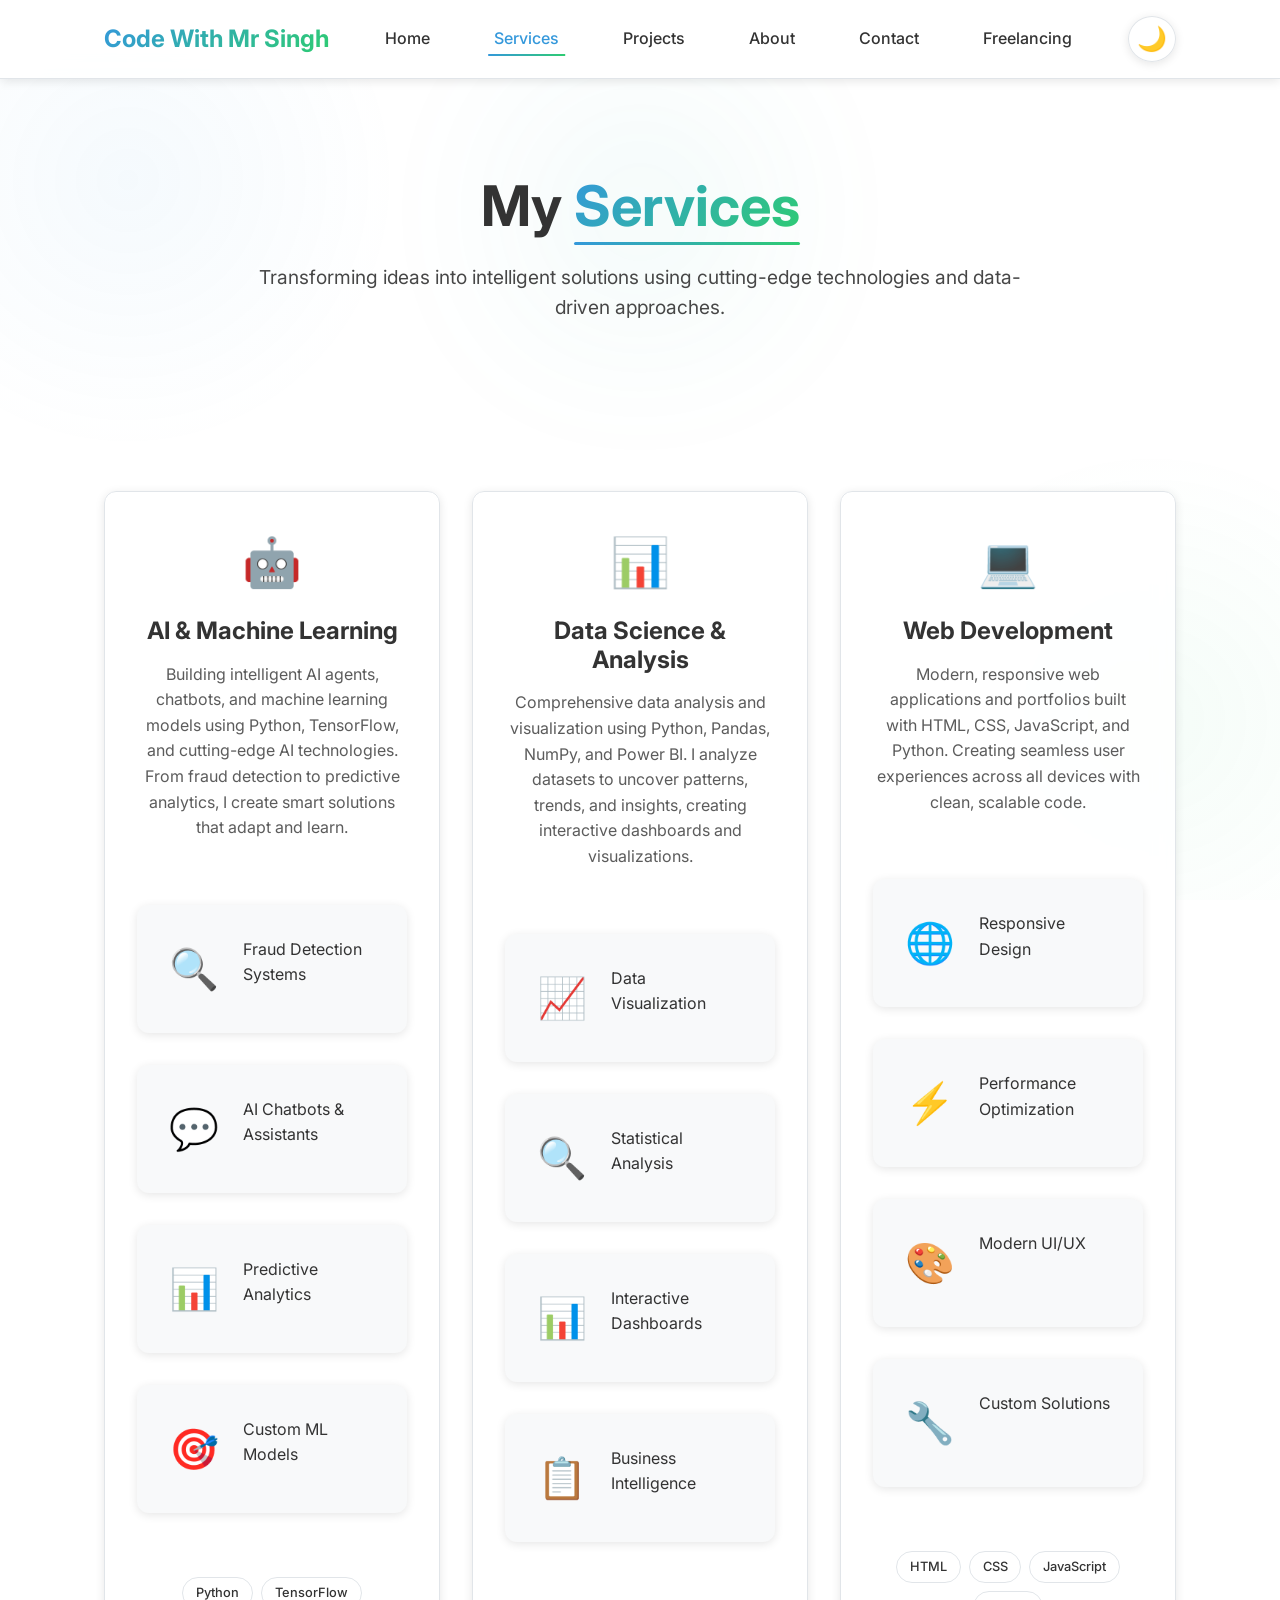
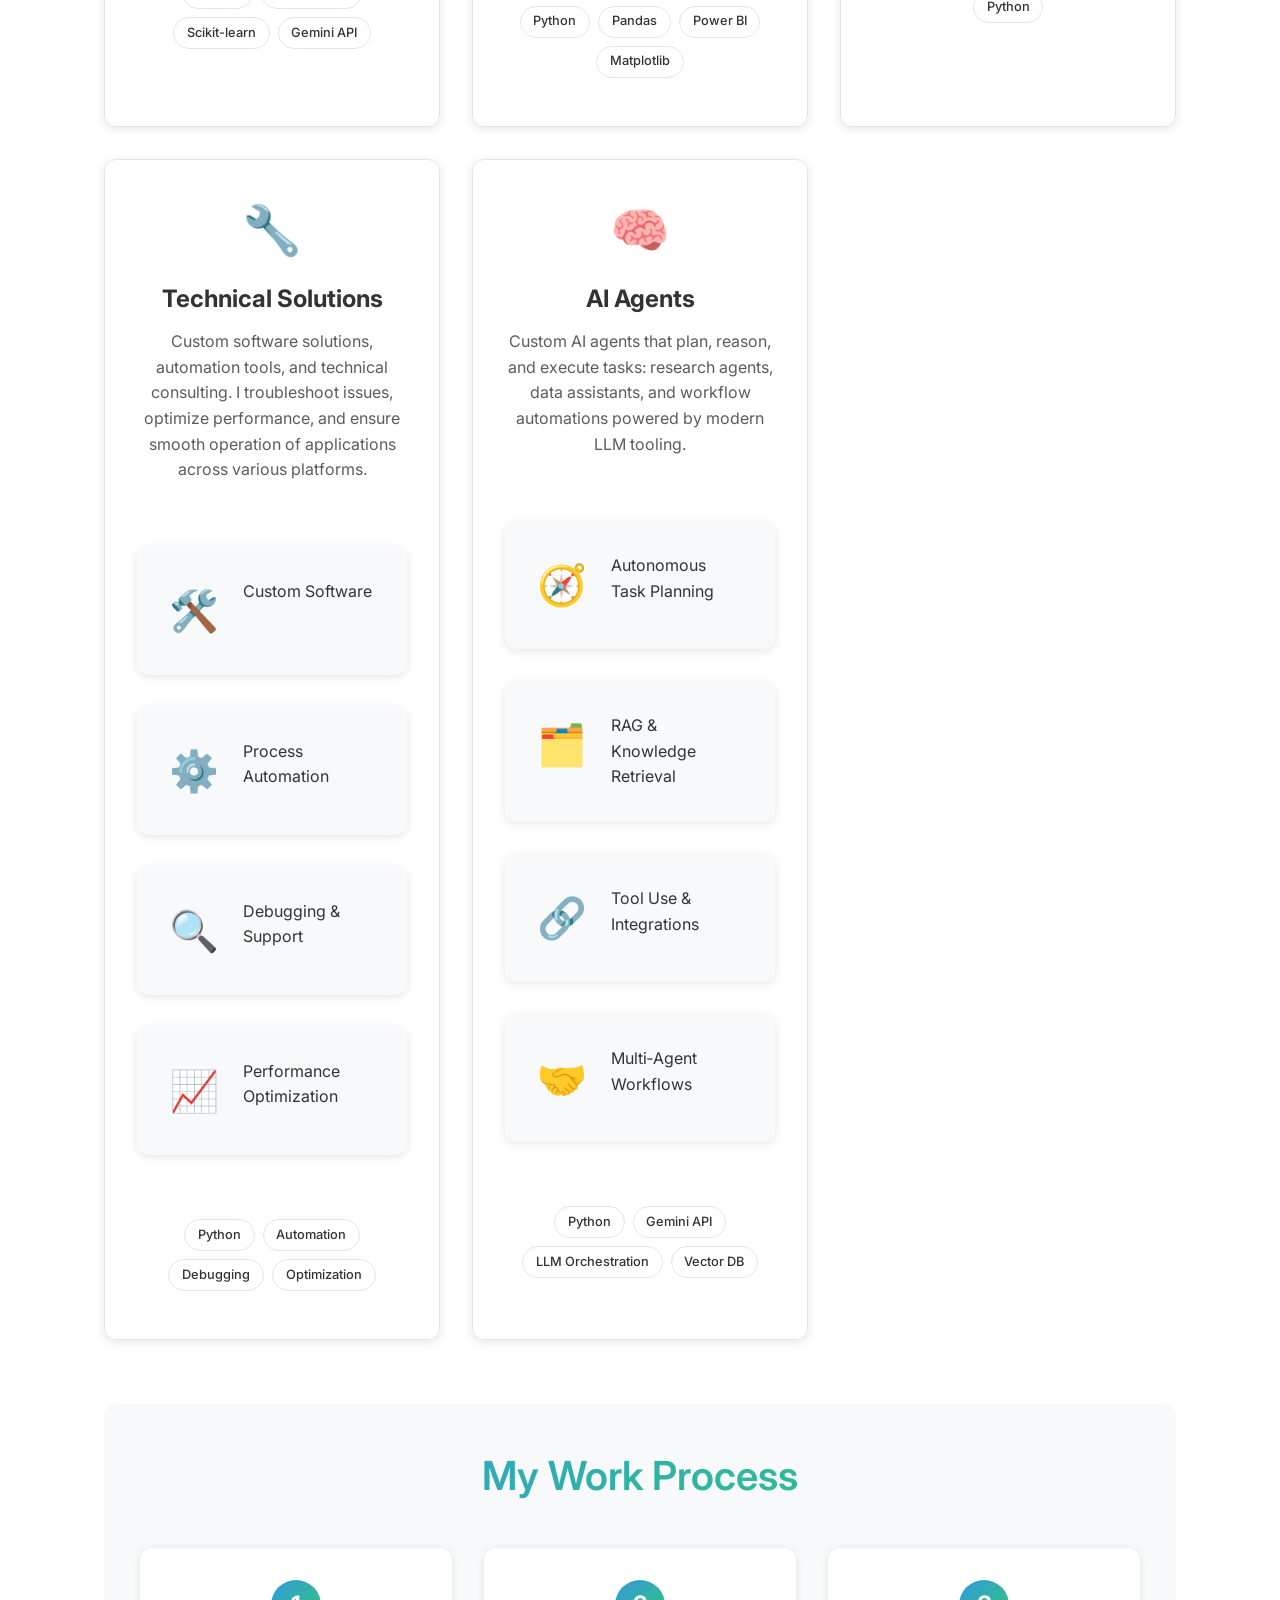
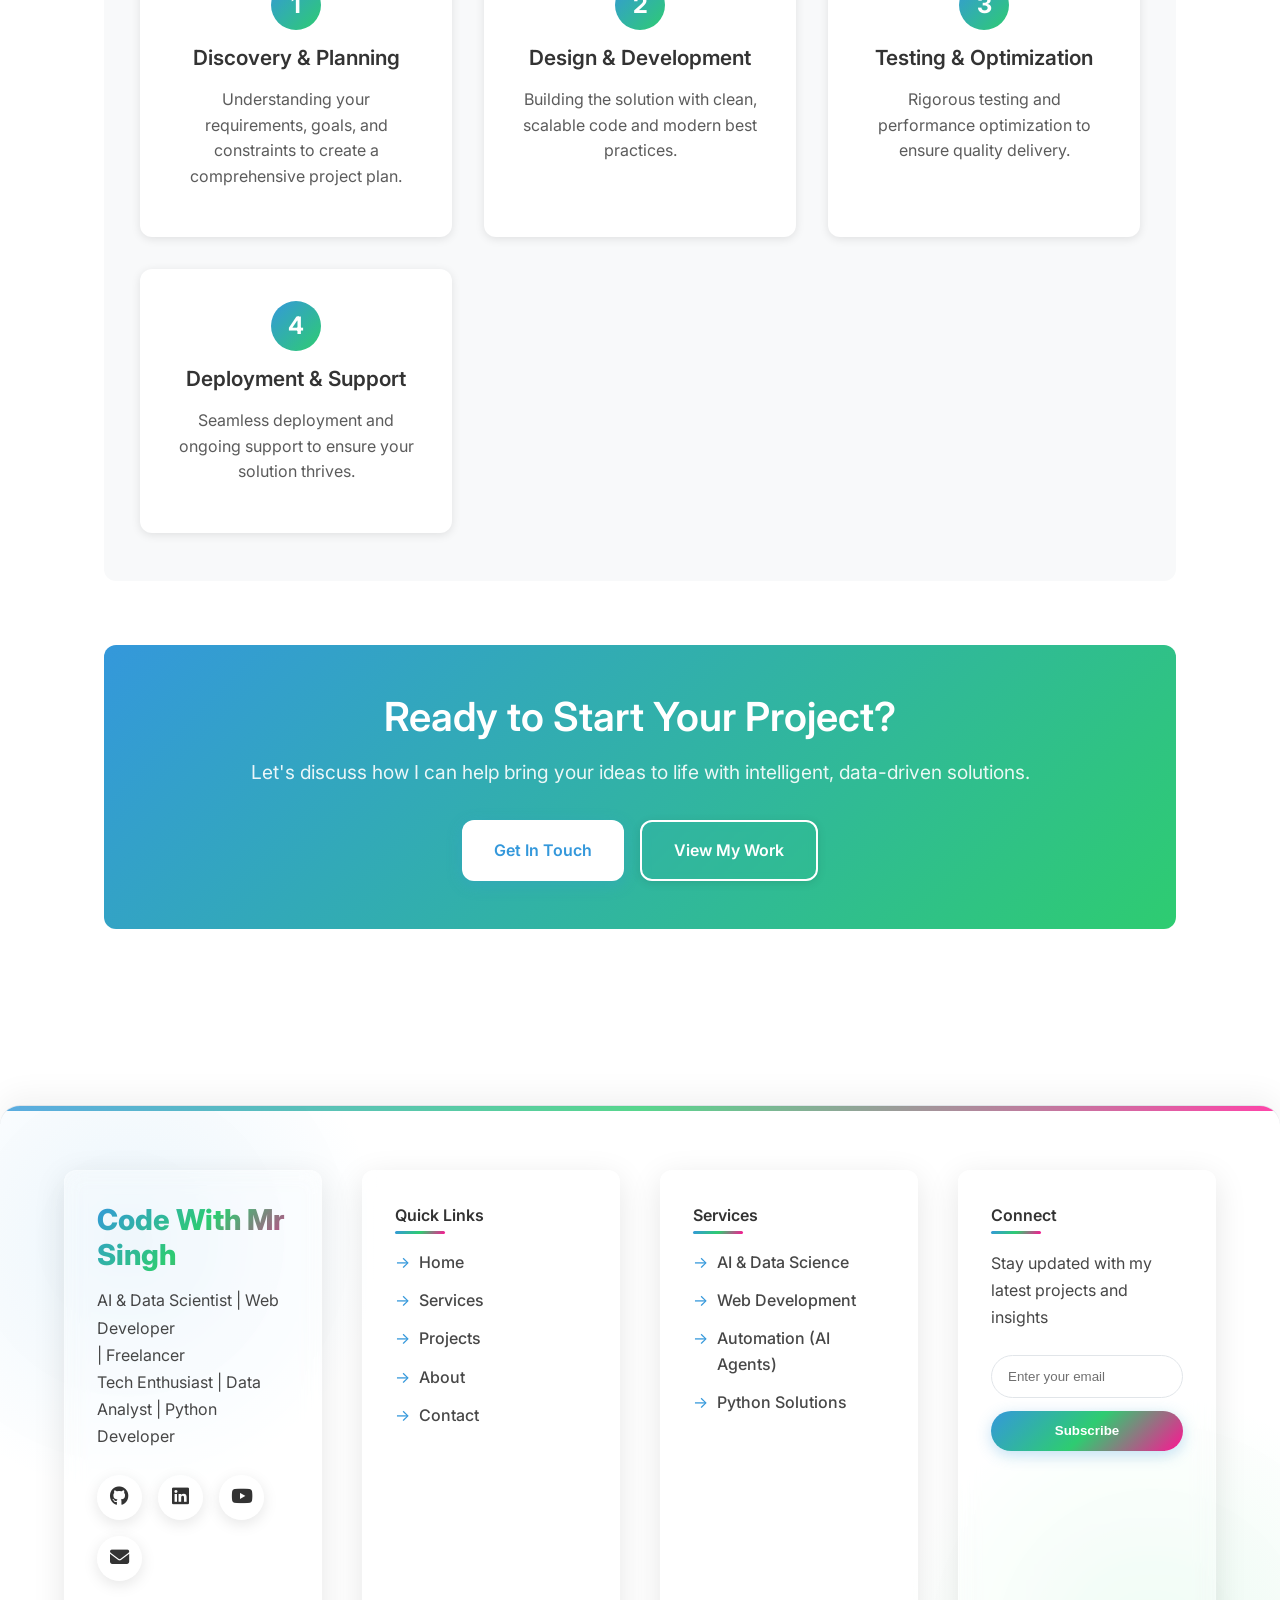
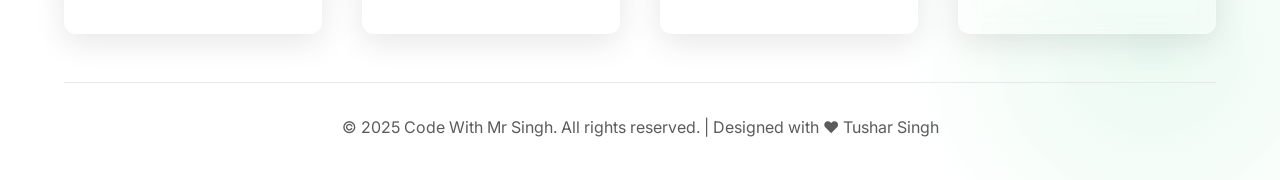
<file: services.html>
<!DOCTYPE html>
<html lang="en">
  <head>
    <meta charset="UTF-8" />
    <meta name="viewport" content="width=device-width, initial-scale=1.0" />
    <title>Services - Code With Mr Singh | Data Scientist & AI Developer</title>
    <meta
      name="description"
      content="Explore Code With Mr Singh's professional services in Data Science, AI Development, Data Analysis, and Technical Solutions. Custom solutions tailored to your business needs."
    />
    <link rel="icon" type="image/x-icon" href="profile.jpg" />

    <!-- Google Fonts -->
    <link rel="preconnect" href="https://fonts.googleapis.com" />
    <link rel="preconnect" href="https://fonts.gstatic.com" crossorigin />
    <link
      href="https://fonts.googleapis.com/css2?family=Inter:wght@300;400;500;600;700;800&display=swap"
      rel="stylesheet"
    />

    <!-- AOS CSS -->
    <link href="https://unpkg.com/aos@2.3.1/dist/aos.css" rel="stylesheet" />

    <link rel="stylesheet" href="style.css" />
  </head>

  <body>
    <header>
      <nav class="navbar">
        <div class="logo"><a href="index.html">Code With Mr Singh</a></div>
        <ul class="nav-links">
          <li><a href="index.html">Home</a></li>
          <li><a href="services.html" class="active">Services</a></li>
          <li><a href="projects.html">Projects</a></li>
          <li><a href="about.html">About</a></li>
          <li><a href="contact.html">Contact</a></li>
          <li><a href="freelancing.html">Freelancing</a></li>
        </ul>

        <button id="theme-toggle" aria-label="Toggle Theme" class="theme-btn">
          🌙
        </button>
        <div class="menu-toggle">&#9776;</div>
      </nav>
    </header>

    <main>
      <section class="hero">
        <h1>My <span class="highlight">Services</span></h1>
        <p>
          Transforming ideas into intelligent solutions using cutting-edge
          technologies and data-driven approaches.
        </p>
      </section>

      <section class="tech-blocks">
        <div class="tech-card" data-aos="fade-up" data-aos-delay="100">
          <div class="card-icon">🤖</div>
          <h3>AI & Machine Learning</h3>
          <p>
            Building intelligent AI agents, chatbots, and machine learning
            models using Python, TensorFlow, and cutting-edge AI technologies.
            From fraud detection to predictive analytics, I create smart
            solutions that adapt and learn.
          </p>
          <div class="service-features">
            <div class="feature-item">
              <span class="feature-icon">🔍</span>
              <span>Fraud Detection Systems</span>
            </div>
            <div class="feature-item">
              <span class="feature-icon">💬</span>
              <span>AI Chatbots & Assistants</span>
            </div>
            <div class="feature-item">
              <span class="feature-icon">📊</span>
              <span>Predictive Analytics</span>
            </div>
            <div class="feature-item">
              <span class="feature-icon">🎯</span>
              <span>Custom ML Models</span>
            </div>
          </div>
          <div class="tech-stack">
            <span class="tech-tag">Python</span>
            <span class="tech-tag">TensorFlow</span>
            <span class="tech-tag">Scikit-learn</span>
            <span class="tech-tag">Gemini API</span>
          </div>
        </div>

        <div class="tech-card" data-aos="fade-up" data-aos-delay="200">
          <div class="card-icon">📊</div>
          <h3>Data Science & Analysis</h3>
          <p>
            Comprehensive data analysis and visualization using Python, Pandas,
            NumPy, and Power BI. I analyze datasets to uncover patterns, trends,
            and insights, creating interactive dashboards and visualizations.
          </p>
          <div class="service-features">
            <div class="feature-item">
              <span class="feature-icon">📈</span>
              <span>Data Visualization</span>
            </div>
            <div class="feature-item">
              <span class="feature-icon">🔍</span>
              <span>Statistical Analysis</span>
            </div>
            <div class="feature-item">
              <span class="feature-icon">📊</span>
              <span>Interactive Dashboards</span>
            </div>
            <div class="feature-item">
              <span class="feature-icon">📋</span>
              <span>Business Intelligence</span>
            </div>
          </div>
          <div class="tech-stack">
            <span class="tech-tag">Python</span>
            <span class="tech-tag">Pandas</span>
            <span class="tech-tag">Power BI</span>
            <span class="tech-tag">Matplotlib</span>
          </div>
        </div>

        <div class="tech-card" data-aos="fade-up" data-aos-delay="300">
          <div class="card-icon">💻</div>
          <h3>Web Development</h3>
          <p>
            Modern, responsive web applications and portfolios built with HTML,
            CSS, JavaScript, and Python. Creating seamless user experiences
            across all devices with clean, scalable code.
          </p>
          <div class="service-features">
            <div class="feature-item">
              <span class="feature-icon">🌐</span>
              <span>Responsive Design</span>
            </div>
            <div class="feature-item">
              <span class="feature-icon">⚡</span>
              <span>Performance Optimization</span>
            </div>
            <div class="feature-item">
              <span class="feature-icon">🎨</span>
              <span>Modern UI/UX</span>
            </div>
            <div class="feature-item">
              <span class="feature-icon">🔧</span>
              <span>Custom Solutions</span>
            </div>
          </div>
          <div class="tech-stack">
            <span class="tech-tag">HTML</span>
            <span class="tech-tag">CSS</span>
            <span class="tech-tag">JavaScript</span>
            <span class="tech-tag">Python</span>
          </div>
        </div>

        <div class="tech-card" data-aos="fade-up" data-aos-delay="400">
          <div class="card-icon">🔧</div>
          <h3>Technical Solutions</h3>
          <p>
            Custom software solutions, automation tools, and technical
            consulting. I troubleshoot issues, optimize performance, and ensure
            smooth operation of applications across various platforms.
          </p>
          <div class="service-features">
            <div class="feature-item">
              <span class="feature-icon">🛠️</span>
              <span>Custom Software</span>
            </div>
            <div class="feature-item">
              <span class="feature-icon">⚙️</span>
              <span>Process Automation</span>
            </div>
            <div class="feature-item">
              <span class="feature-icon">🔍</span>
              <span>Debugging & Support</span>
            </div>
            <div class="feature-item">
              <span class="feature-icon">📈</span>
              <span>Performance Optimization</span>
            </div>
          </div>
          <div class="tech-stack">
            <span class="tech-tag">Python</span>
            <span class="tech-tag">Automation</span>
            <span class="tech-tag">Debugging</span>
            <span class="tech-tag">Optimization</span>
          </div>
        </div>

        <div class="tech-card" data-aos="fade-up" data-aos-delay="600">
          <div class="card-icon">🧠</div>
          <h3>AI Agents</h3>
          <p>
            Custom AI agents that plan, reason, and execute tasks: research
            agents, data assistants, and workflow automations powered by modern
            LLM tooling.
          </p>
          <div class="service-features">
            <div class="feature-item">
              <span class="feature-icon">🧭</span>
              <span>Autonomous Task Planning</span>
            </div>
            <div class="feature-item">
              <span class="feature-icon">🗂️</span>
              <span>RAG & Knowledge Retrieval</span>
            </div>
            <div class="feature-item">
              <span class="feature-icon">🔗</span>
              <span>Tool Use & Integrations</span>
            </div>
            <div class="feature-item">
              <span class="feature-icon">🤝</span>
              <span>Multi‑Agent Workflows</span>
            </div>
          </div>
          <div class="tech-stack">
            <span class="tech-tag">Python</span>
            <span class="tech-tag">Gemini API</span>
            <span class="tech-tag">LLM Orchestration</span>
            <span class="tech-tag">Vector DB</span>
          </div>
        </div>
      </section>

      <section class="process-section" data-aos="fade-up">
        <h2>My Work Process</h2>
        <div class="process-grid">
          <div class="process-step">
            <div class="step-number">1</div>
            <h3>Discovery & Planning</h3>
            <p>
              Understanding your requirements, goals, and constraints to create
              a comprehensive project plan.
            </p>
          </div>
          <div class="process-step">
            <div class="step-number">2</div>
            <h3>Design & Development</h3>
            <p>
              Building the solution with clean, scalable code and modern best
              practices.
            </p>
          </div>
          <div class="process-step">
            <div class="step-number">3</div>
            <h3>Testing & Optimization</h3>
            <p>
              Rigorous testing and performance optimization to ensure quality
              delivery.
            </p>
          </div>
          <div class="process-step">
            <div class="step-number">4</div>
            <h3>Deployment & Support</h3>
            <p>
              Seamless deployment and ongoing support to ensure your solution
              thrives.
            </p>
          </div>
        </div>
      </section>

      <section class="cta-section" data-aos="fade-up">
        <div class="cta-content">
          <h2>Ready to Start Your Project?</h2>
          <p>
            Let's discuss how I can help bring your ideas to life with
            intelligent, data-driven solutions.
          </p>
          <div class="cta-buttons">
            <a href="contact.html" class="btn-primary">Get In Touch</a>
            <a href="projects.html" class="btn-secondary">View My Work</a>
          </div>
        </div>
      </section>
    </main>

    <footer>
      <div class="footer-content">
        <!-- About Section -->
        <div class="footer-section about" data-aos="fade-up">
          <div class="logo">
            <a href="index.html"><h3>Code With Mr Singh</h3></a>
          </div>
          <p>
            AI & Data Scientist | Web Developer  <br> | Freelancer <br />
            Tech Enthusiast | Data Analyst | Python Developer
          </p>
          <div class="social-links">
            <a href="https://github.com/Tusharsinghoffical" target="_blank"
              ><i class="fab fa-github"></i
            ></a>
            <a
              href="https://www.linkedin.com/in/tusharsingh2011/"
              target="_blank"
              ><i class="fab fa-linkedin"></i
            ></a>
            <a
              href="https://www.youtube.com/@tusharsinghoffical"
              target="_blank"
              ><i class="fab fa-youtube"></i
            ></a>
            <a href="mailto:tusharsinghkumar04@gmail.com"
              ><i class="fas fa-envelope"></i
            ></a>
          </div>
        </div>

        <!-- Quick Links -->
        <div class="footer-section links" data-aos="fade-up" data-aos-delay="100">
          <h4>Quick Links</h4>
          <ul>
            <li><a href="index.html">Home</a></li>
            <li><a href="services.html">Services</a></li>
            <li><a href="projects.html">Projects</a></li>
            <li><a href="about.html">About</a></li>
            <li><a href="contact.html">Contact</a></li>
          </ul>
        </div>

        <!-- Services -->
        <div class="footer-section services" data-aos="fade-up" data-aos-delay="200">
          <h4>Services</h4>
          <ul>
            <li><a href="projects.html">AI & Data Science</a></li>
            <li><a href="projects.html">Web Development</a></li>
            <li><a href="projects.html">Automation (AI Agents)</a></li>
            <li><a href="projects.html">Python Solutions</a></li>
          </ul>
        </div>

        <!-- Connect + Newsletter -->
        <div class="footer-section connect" data-aos="fade-up" data-aos-delay="300">
          <h4>Connect</h4>
          <p>Stay updated with my latest projects and insights</p>
          <div class="newsletter">
            <input type="email" placeholder="Enter your email" />
            <button>Subscribe</button>
          </div>
        </div>
      </div>

      <!-- Footer Bottom -->
      <div class="footer-bottom">
        <p>
          © 2025 Code With Mr Singh. All rights reserved. | Designed with ❤️ Tushar
          Singh
        </p>
      </div>
    </footer>

    <!-- Font Awesome -->
    <link
      rel="stylesheet"
      href="https://cdnjs.cloudflare.com/ajax/libs/font-awesome/6.4.0/css/all.min.css"
        />

    <!-- AOS JS -->
    <script src="https://unpkg.com/aos@2.3.1/dist/aos.js"></script>

    <script>
      // Initialize AOS animations
      AOS.init({
        duration: 1000,
        once: true,
        offset: 100,
      });

      // Navbar menu toggle for mobile
      const menuToggle = document.querySelector(".menu-toggle");
      const navLinks = document.querySelector(".nav-links");
      const navLinksItems = document.querySelectorAll(".nav-links li a");

      // Function to close mobile menu
      function closeMobileMenu() {
        navLinks.classList.remove("active");
      }

      // Function to toggle mobile menu
      function toggleMobileMenu() {
        navLinks.classList.toggle("active");
      }

      if (menuToggle && navLinks) {
        menuToggle.addEventListener("click", toggleMobileMenu);
        
        // Close menu when clicking on a nav link
        navLinksItems.forEach(link => {
          link.addEventListener("click", closeMobileMenu);
        });
        
        // Close menu when clicking outside
        document.addEventListener("click", (e) => {
          if (!navLinks.contains(e.target) && !menuToggle.contains(e.target) && navLinks.classList.contains("active")) {
            closeMobileMenu();
          }
        });
      }

      // Theme toggle
      const themeBtn = document.getElementById("theme-toggle");
      const html = document.documentElement;

      // Load saved theme
      const savedTheme = localStorage.getItem("theme");
      if (savedTheme) {
        html.setAttribute("data-theme", savedTheme);
        themeBtn.textContent = savedTheme === "dark" ? "☀️" : "🌙";
      } else {
        html.setAttribute("data-theme", "light");
      }

      if (themeBtn) {
        themeBtn.addEventListener("click", () => {
          const currentTheme = html.getAttribute("data-theme");
          const newTheme = currentTheme === "light" ? "dark" : "light";
          html.setAttribute("data-theme", newTheme);
          localStorage.setItem("theme", newTheme);
          themeBtn.textContent = newTheme === "dark" ? "☀️" : "🌙";
        });
      }

      // Add loading animation
      window.addEventListener("load", () => {
        document.body.classList.add("loaded");
      });

      // Newsletter subscription functionality
      document.querySelectorAll('.newsletter button').forEach(button => {
        button.addEventListener('click', function() {
          const newsletterSection = this.closest('.newsletter');
          const emailInput = newsletterSection.querySelector('input[type="email"]');
          const email = emailInput.value.trim();
          
          // Simple email validation
          if (!email || !/^[^\s@]+@[^\s@]+\.[^\s@]+$/.test(email)) {
            alert('Please enter a valid email address.');
            return;
          }
          
          // Simulate subscription process
          this.textContent = 'Subscribing...';
          this.disabled = true;
          
          // In a real implementation, you would send the email to your backend here
          // For now, we'll simulate a successful subscription
          setTimeout(() => {
            this.textContent = 'Subscribed!';
            this.style.background = 'linear-gradient(135deg, #2ecc71, #27ae60)';
            emailInput.value = '';
            
            // Reset button after 2 seconds
            setTimeout(() => {
              this.textContent = 'Subscribe';
              this.disabled = false;
              this.style.background = ''; // Reset to CSS gradient
            }, 2000);
          }, 1000);
        });
      });

      // Debug: Check if all elements are loaded
      console.log("Services page loaded successfully");
      console.log("Navbar elements:", {
        menuToggle: !!menuToggle,
        navLinks: !!navLinks,
        themeBtn: !!themeBtn,
      });
    </script>
  </body>
</html>
</file>
<file: style.css>
/* CSS Variables */
:root {
  --primary-color: #3498db;
  --secondary-color: #2ecc71;
  --accent-color: #e74c3c;
  --text-color: #333;
  --bg-color: #ffffff;
  --card-bg: #f8f9fa;
  --border-color: #e1e5e9;
  --shadow: 0 2px 10px rgba(0, 0, 0, 0.1);
  --shadow-hover: 0 8px 25px rgba(0, 0, 0, 0.15);
  --border-radius: 12px;
  --transition: all 0.3s ease;
  --highlight-color: #3498db;
  --highlight-gradient: linear-gradient(135deg, #3498db, #2ecc71);
  --premium-gradient: linear-gradient(135deg, #3498db, #2ecc71, #ff1493);
  --glass-bg: rgba(255, 255, 255, 0.85);
}

[data-theme="dark"] {
  --text-color: #ffffff;
  --bg-color: #1a1a1a;
  --card-bg: #2d2d2d;
  --border-color: #404040;
  --shadow: 0 2px 10px rgba(0, 0, 0, 0.3);
  --shadow-hover: 0 8px 25px rgba(0, 0, 0, 0.4);
  --glass-bg: rgba(42, 42, 42, 0.85);
}

/* Reset and Base Styles */
* {
  margin: 0;
  padding: 0;
  box-sizing: border-box;
}

body {
  font-family: 'Inter', sans-serif;
  line-height: 1.6;
  color: var(--text-color);
  background-color: var(--bg-color);
  transition: var(--transition);
  overflow-x: hidden;
  position: relative;
}

body::before {
  content: '';
  position: fixed;
  top: 0;
  left: 0;
  width: 100%;
  height: 100%;
  background: 
    radial-gradient(circle at 10% 20%, rgba(52, 152, 219, 0.05) 0%, transparent 20%),
    radial-gradient(circle at 90% 80%, rgba(46, 204, 113, 0.05) 0%, transparent 20%);
  z-index: -1;
  pointer-events: none;
}

[data-theme="dark"] body::before {
  background: 
    radial-gradient(circle at 10% 20%, rgba(52, 152, 219, 0.1) 0%, transparent 20%),
    radial-gradient(circle at 90% 80%, rgba(46, 204, 113, 0.1) 0%, transparent 20%);
}

[data-theme="dark"] body {
  background-color: var(--bg-color);
}

img {
  max-width: 100%;
  height: auto;
}

iframe {
  max-width: 100%;
}

html {
  scroll-behavior: smooth;
}

h1, h2, h3, h4, h5, h6 {
  font-weight: 600;
  line-height: 1.2;
}

p {
  margin-bottom: 1rem;
}

a {
  text-decoration: none;
  color: inherit;
  transition: var(--transition);
}

/* Header and Navigation */
header {
  position: fixed;
  top: 0;
  left: 0;
  right: 0;
  background: var(--glass-bg);
  -webkit-backdrop-filter: blur(10px);
  backdrop-filter: blur(10px);
  border-bottom: 1px solid var(--border-color);
  z-index: 1000;
  transition: var(--transition);
  box-shadow: var(--shadow);
}

@media (max-width: 768px) {
  header {
    -webkit-backdrop-filter: blur(5px);
    backdrop-filter: blur(5px);
  }
}

[data-theme="dark"] header {
  background: var(--glass-bg);
}

.navbar {
  display: flex;
  justify-content: space-between;
  align-items: center;
  padding: 1rem 5%;
  max-width: 1200px;
  margin: 0 auto;
}

.logo {
  font-size: 1.5rem;
  font-weight: 700;
  color: var(--highlight-color);
  transition: var(--transition);
  background: var(--highlight-gradient);
  -webkit-background-clip: text;
  -webkit-text-fill-color: transparent;
  background-clip: text;
}

.logo:hover {
  transform: scale(1.05);
}

.nav-links {
  display: flex;
  list-style: none;
  gap: 2rem;
  align-items: center;
}

.nav-links li a {
  position: relative;
  font-weight: 500;
  padding: 0.5rem 1rem;
  border-radius: var(--border-radius);
  transition: var(--transition);
}

.nav-links li a::before {
  content: '';
  position: absolute;
  bottom: 0;
  left: 50%;
  width: 0;
  height: 2px;
  background: var(--highlight-gradient);
  transition: var(--transition);
  transform: translateX(-50%);
}

.nav-links li a:hover::before,
.nav-links li a.active::before {
  width: 80%;
}

.nav-links li a:hover,
.nav-links li a.active {
  color: var(--highlight-color);
  transform: translateY(-2px);
}

.theme-btn {
  background: var(--glass-bg);
  border: 1px solid var(--border-color);
  font-size: 1.5rem;
  cursor: pointer;
  padding: 0.5rem;
  border-radius: 50%;
  transition: var(--transition);
  display: flex;
  align-items: center;
  justify-content: center;
  backdrop-filter: blur(5px);
  -webkit-backdrop-filter: blur(5px);
  box-shadow: var(--shadow);
}

.theme-btn:hover {
  background: var(--card-bg);
  transform: scale(1.1);
  box-shadow: var(--shadow-hover);
}

.menu-toggle {
  display: none;
  font-size: 1.5rem;
  cursor: pointer;
  padding: 0.5rem;
  border-radius: var(--border-radius);
  transition: var(--transition);
  background: var(--glass-bg);
  border: 1px solid var(--border-color);
  backdrop-filter: blur(5px);
  -webkit-backdrop-filter: blur(5px);
  box-shadow: var(--shadow);
}

.menu-toggle:hover {
  background: var(--card-bg);
  box-shadow: var(--shadow-hover);
}

/* Main Content */
main {
  margin-top: 80px;
  min-height: calc(100vh - 80px);
  padding: 2rem 5%;
  max-width: 1200px;
  margin-left: auto;
  margin-right: auto;
  animation: fadeIn 0.5s ease-out;
}

@keyframes fadeIn {
  from {
    opacity: 0;
    transform: translateY(20px);
  }
  to {
    opacity: 1;
    transform: translateY(0);
  }
}

@media (max-width: 768px) {
  main {
    margin-top: 70px;
    min-height: calc(100vh - 70px);
    padding: 1.5rem 3%;
  }
}

/* Hero Section */
.hero {
  text-align: center;
  padding: 4rem 0;
  max-width: 800px;
  margin: 0 auto;
  position: relative;
}

.hero::before {
  content: '';
  position: absolute;
  top: 0;
  left: 50%;
  transform: translateX(-50%);
  width: 200px;
  height: 200px;
  background: var(--highlight-gradient);
  border-radius: 50%;
  filter: blur(100px);
  opacity: 0.1;
  z-index: -1;
}

.hero h1 {
  font-size: 3.5rem;
  font-weight: 700;
  margin-bottom: 1.5rem;
  line-height: 1.1;
  position: relative;
}

.highlight {
  background: var(--highlight-gradient);
  -webkit-background-clip: text;
  -webkit-text-fill-color: transparent;
  background-clip: text;
  position: relative;
}

.highlight::after {
  content: '';
  position: absolute;
  bottom: -5px;
  left: 0;
  width: 100%;
  height: 3px;
  background: var(--highlight-gradient);
  border-radius: 3px;
}

.hero p {
  font-size: 1.2rem;
  margin-bottom: 2.5rem;
  color: var(--text-color);
  opacity: 0.9;
  line-height: 1.6;
}

.hero-buttons {
  display: flex;
  gap: 1rem;
  justify-content: center;
  flex-wrap: wrap;
}

.btn-primary,
.btn-secondary {
  padding: 1rem 2rem;
  border-radius: var(--border-radius);
  font-weight: 600;
  font-size: 1rem;
  transition: var(--transition);
  display: inline-flex;
  align-items: center;
  gap: 0.5rem;
  white-space: nowrap;
  position: relative;
  overflow: hidden;
  border: none;
  backdrop-filter: blur(5px);
  -webkit-backdrop-filter: blur(5px);
}

.btn-primary {
  background: var(--highlight-gradient);
  color: white;
  box-shadow: 0 4px 15px rgba(52, 152, 219, 0.3);
}

.btn-primary::before {
  content: '';
  position: absolute;
  top: 0;
  left: 0;
  width: 0;
  height: 100%;
  background: linear-gradient(90deg, transparent, rgba(255, 255, 255, 0.2), transparent);
  transition: width 0.6s ease;
}

.btn-primary:hover::before {
  width: 100%;
}

.btn-primary:hover {
  transform: translateY(-3px);
  box-shadow: 0 6px 20px rgba(52, 152, 219, 0.4);
}

.btn-secondary {
  background: var(--glass-bg);
  color: var(--text-color);
  border: 2px solid var(--border-color);
  box-shadow: var(--shadow);
}

.btn-secondary:hover {
  background: var(--card-bg);
  border-color: var(--highlight-color);
  transform: translateY(-3px);
  box-shadow: var(--shadow-hover);
}

@media (max-width: 768px) {
  .hero {
    padding: 2rem 1.5rem;
  }
  
  .hero h1 {
    font-size: 2.8rem;
  }
}

@media (max-width: 480px) {
  footer {
    padding: 2.5rem 2% 1.5rem;
  }
  
  .footer-section {
    padding: 1.2rem;
  }
  
  .footer-section h3,
  .footer-section h4 {
    font-size: 1.3rem;
  }
  
  .footer-bottom {
    font-size: 0.85rem;
  }
  
  .hero h1 {
    font-size: 2.3rem;
  }
  
  .hero p {
    font-size: 1rem;
  }
  
  .hero-buttons .btn-primary,
  .hero-buttons .btn-secondary {
    padding: 0.8rem 1.5rem;
    font-size: 0.9rem;
  }
}

/* Project Filters */
.project-filters {
  margin: 3rem 0;
  text-align: center;
  padding: 2rem;
  background: var(--glass-bg);
  border-radius: var(--border-radius);
  backdrop-filter: blur(10px);
  -webkit-backdrop-filter: blur(10px);
  border: 1px solid var(--border-color);
  box-shadow: var(--shadow);
}

.project-filters h2 {
  font-size: 2rem;
  margin-bottom: 1.5rem;
  background: var(--highlight-gradient);
  -webkit-background-clip: text;
  -webkit-text-fill-color: transparent;
  background-clip: text;  
}

.filter-buttons {
  display: flex;
  gap: 1rem;
  justify-content: center;
  flex-wrap: wrap;
  margin-bottom: 2rem;
}

@media (max-width: 768px) {
  .filter-buttons {
    gap: 0.5rem;
  }
  
  .filter-btn {
    padding: 0.6rem 1rem;
    font-size: 0.9rem;
  }
}

.filter-btn {
  padding: 0.8rem 1.5rem;
  border: 2px solid var(--border-color);
  background: var(--glass-bg);
  color: var(--text-color);
  border-radius: var(--border-radius);
  cursor: pointer;
  transition: var(--transition);
  font-weight: 500;
  position: relative;
  overflow: hidden;
  backdrop-filter: blur(10px);
  -webkit-backdrop-filter: blur(10px);
  box-shadow: var(--shadow);
}

.filter-btn::before {
  content: '';
  position: absolute;
  top: 0;
  left: 0;
  width: 0;
  height: 100%;
  background: var(--highlight-gradient);
  transition: width 0.3s ease;
  z-index: -1;
}

.filter-btn:hover::before {
  width: 100%;
}

.filter-btn:hover {
  color: white;
  border-color: transparent;
  transform: translateY(-2px);
  box-shadow: var(--shadow-hover);
}

.filter-btn.active {
  background: var(--highlight-gradient);
  color: white;
  border-color: transparent;
  box-shadow: 0 4px 15px rgba(52, 152, 219, 0.3);
}

.filter-btn.active::before {
  width: 100%;
}

/* Tech Blocks */
.tech-blocks {
  display: grid;
  grid-template-columns: repeat(auto-fit, minmax(280px, 1fr));
  gap: 2rem;
  margin: 4rem 0;
  animation: fadeInUp 0.8s ease-out;
}

@media (max-width: 480px) {
  .tech-blocks {
    gap: 1.5rem;
  }
  
  .tech-card {
    padding: 1.5rem;
  }
}

.tech-card[style*="display: none"] {
  display: none !important;
}

.tech-card {
  background: var(--glass-bg);
  padding: 2rem;
  border-radius: var(--border-radius);
  box-shadow: var(--shadow);
  transition: var(--transition);
  position: relative;
  overflow: hidden;
  border: 1px solid var(--border-color);
  backdrop-filter: blur(10px);
  -webkit-backdrop-filter: blur(10px);
}

.tech-card::before {
  content: '';
  position: absolute;
  top: 0;
  left: 0;
  right: 0;
  height: 4px;
  background: var(--highlight-gradient);
  transform: scaleX(0);
  transition: var(--transition);
}

.tech-card:hover::before {
  transform: scaleX(1);
}

.tech-card:hover {
  transform: translateY(-5px);
  box-shadow: var(--shadow-hover);
}

.tech-card::after {
  content: '';
  position: absolute;
  top: 0;
  left: 0;
  right: 0;
  bottom: 0;
  background: linear-gradient(135deg, rgba(52, 152, 219, 0.05), rgba(46, 204, 113, 0.05));
  opacity: 0;
  transition: opacity 0.3s ease;
  z-index: -1;
}

.tech-card:hover::after {
  opacity: 1;
}

.card-icon {
  font-size: 3rem;
  margin-bottom: 1rem;
  display: block;
  background-clip: text;
  text-align: center;
}

.tech-card h3 {
  font-size: 1.5rem;
  margin-bottom: 1rem;
  color: var(--text-color);
  text-align: center;
  font-weight: 700;
}

.tech-card p {
  color: var(--text-color);
  opacity: 0.8;
  margin-bottom: 1.5rem;
  text-align: center;
  min-height: 60px;
  line-height: 1.6;
}

.card-link {
  color: var(--highlight-color);
  font-weight: 600;
  transition: var(--transition);
}

.card-link:hover {
  color: var(--text-color);
  transform: translateX(5px);
}

/* Tech Stack Tags */
.tech-stack {
  display: flex;
  flex-wrap: wrap;
  gap: 0.5rem;
  margin: 1rem 0;
  justify-content: center;
}

.tech-tag {
  padding: 0.3rem 0.8rem;
  background: var(--glass-bg);
  color: var(--text-color);
  border-radius: 20px;
  font-size: 0.8rem;
  font-weight: 500;
  transition: var(--transition);
  border: 1px solid var(--border-color);
  backdrop-filter: blur(5px);
  -webkit-backdrop-filter: blur(5px);
}

.tech-tag:hover {
  background: var(--highlight-gradient);
  color: white;
  border-color: transparent;
  transform: translateY(-2px);
  box-shadow: 0 4px 8px rgba(0, 0, 0, 0.1);
}

/* Card Buttons */
.card-buttons {
  display: flex;
  gap: 1rem;
  margin-top: 1.5rem;
  flex-wrap: wrap;
  justify-content: center;
}

.btn-read,
.btn-download {
  padding: 0.75rem 1.5rem;
  border-radius: var(--border-radius);
  font-weight: 600;
  transition: var(--transition);
  text-decoration: none;
  display: inline-block;
  border: 2px solid transparent;
  position: relative;
  overflow: hidden;
  backdrop-filter: blur(5px);
  -webkit-backdrop-filter: blur(5px);
}

.btn-read {
  background: var(--highlight-gradient);
  color: white;
  box-shadow: 0 4px 15px rgba(52, 152, 219, 0.3);
}

.btn-read::before {
  content: '';
  position: absolute;
  top: 0;
  left: 0;
  width: 0;
  height: 100%;
  background: linear-gradient(90deg, transparent, rgba(255, 255, 255, 0.2), transparent);
  transition: width 0.6s ease;
}

.btn-read:hover::before {
  width: 100%;
}

.btn-read:hover {
  transform: translateY(-3px);
  box-shadow: 0 6px 20px rgba(52, 152, 219, 0.4);
}

.btn-download {
  background: var(--glass-bg);
  color: var(--highlight-color);
  border-color: var(--highlight-color);
  box-shadow: var(--shadow);
}

.btn-download:hover {
  background: var(--highlight-gradient);
  color: white;
  transform: translateY(-3px);
  box-shadow: 0 4px 15px rgba(52, 152, 219, 0.3);
  border-color: transparent;
}

/* Stats Section */
.stats-section {
  text-align: center;
  padding: 4rem 0;
  margin: 4rem 0;
}

.stats-section h2 {
  font-size: 2.5rem;
  margin-bottom: 3rem;
  background: var(--highlight-gradient);
  -webkit-background-clip: text;
  -webkit-text-fill-color: transparent;
  background-clip: text;
}

.stats-grid {
  display: grid;
  grid-template-columns: repeat(auto-fit, minmax(200px, 1fr));
  gap: 2rem;
  max-width: 800px;
  margin: 0 auto;
}

.stat-item {
  padding: 2rem;
  background: var(--card-bg);
  border-radius: var(--border-radius);
  box-shadow: var(--shadow);
  transition: var(--transition);
}

.stat-item:hover {
  transform: translateY(-5px);
  box-shadow: var(--shadow-hover);
}

.stat-number {
  font-size: 2.5rem;
  font-weight: 700;
  color: var(--highlight-color);
  margin-bottom: 0.5rem;
}

.stat-label {
  font-size: 1rem;
  color: var(--text-color);
  opacity: 0.8;
  font-weight: 500;
}
/* 
/* Footer */
footer {
  position: relative;
  background: var(--glass-bg);
  padding: 4rem 5% 2.5rem;
  margin-top: 5rem;
  border-top: 1px solid var(--border-color);
  box-shadow: 
    inset 0 1px 0 rgba(0,0,0,0.02),
    0 -10px 30px rgba(0, 0, 0, 0.05);
  backdrop-filter: blur(15px);
  -webkit-backdrop-filter: blur(15px);
  overflow: hidden;
  border-radius: 20px 20px 0 0;
}

footer::before {
  content: '';
  position: absolute;
  top: 0;
  left: 0;
  right: 0;
  height: 5px;
  background: var(--premium-gradient);
  opacity: 0.8;
  border-radius: 20px 20px 0 0;
}

footer::after {
  content: '';
  position: absolute;
  top: 0;
  left: 0;
  width: 100%;
  height: 100%;
  background: 
    radial-gradient(circle at 10% 20%, rgba(52, 152, 219, 0.1) 0%, transparent 20%),
    radial-gradient(circle at 90% 80%, rgba(46, 204, 113, 0.1) 0%, transparent 20%);
  z-index: -1;
  pointer-events: none;
}

[data-theme="dark"] footer::after {
  background: 
    radial-gradient(circle at 10% 20%, rgba(52, 152, 219, 0.15) 0%, transparent 20%),
    radial-gradient(circle at 90% 80%, rgba(46, 204, 113, 0.15) 0%, transparent 20%);
}

.footer-content {
  display: grid;
  grid-template-columns: repeat(auto-fit, minmax(250px, 1fr));
  gap: 2.5rem;
  max-width: 1200px;
  margin: 0 auto;
  position: relative;
  z-index: 1;
}

.footer-section {
  background: rgba(255, 255, 255, 0.3);
  padding: 2rem;
  border-radius: var(--border-radius);
  backdrop-filter: blur(10px);
  -webkit-backdrop-filter: blur(10px);
  border: 1px solid rgba(255, 255, 255, 0.2);
  box-shadow: 0 8px 32px rgba(0, 0, 0, 0.1);
  transition: var(--transition);
}

[data-theme="dark"] .footer-section {
  background: rgba(42, 42, 42, 0.3);
  border: 1px solid rgba(255, 255, 255, 0.1);
  box-shadow: 0 8px 32px rgba(0, 0, 0, 0.2);
}

.footer-section:hover {
  transform: translateY(-5px);
  box-shadow: 0 12px 40px rgba(0, 0, 0, 0.15);
}

[data-theme="dark"] .footer-section:hover {
  box-shadow: 0 12px 40px rgba(0, 0, 0, 0.3);
}

.footer-section h3,
.footer-section h4 {
  margin-bottom: 1.5rem;
  color: var(--text-color);
  position: relative;
  display: inline-block;
}

.footer-section h3::after,
.footer-section h4::after {
  content: '';
  position: absolute;
  bottom: -8px;
  left: 0;
  width: 50px;
  height: 3px;
  background: var(--premium-gradient);
  border-radius: 3px;
}

.footer-section h3 {
  background: var(--premium-gradient);
  -webkit-background-clip: text;
  -webkit-text-fill-color: transparent;
  background-clip: text;
  font-size: 1.5rem;
}

.footer-section p {
  color: var(--text-color);
  opacity: 0.9;
  line-height: 1.7;
  margin-bottom: 1.5rem;
}

.footer-section ul {
  list-style: none;
}

.footer-section ul li {
  margin-bottom: 0.8rem;
  position: relative;
  padding-left: 1.5rem;
}

.footer-section ul li::before {
  content: '→';
  position: absolute;
  left: 0;
  color: var(--highlight-color);
  transition: var(--transition);
}

.footer-section ul li a {
  color: var(--text-color);
  opacity: 0.9;
  transition: var(--transition);
  display: inline-block;
  position: relative;
  font-weight: 500;
}

.footer-section ul li a:hover {
  color: var(--highlight-color);
  opacity: 1;
  transform: translateX(5px);
}

.footer-section ul li a:hover::before {
  color: var(--accent-color);
}

.footer-bottom {
  text-align: center;
  margin-top: 3rem;
  padding-top: 2rem;
  border-top: 1px solid var(--border-color);
  color: var(--text-color);
  opacity: 0.8;
  font-size: 1rem;
  position: relative;
  z-index: 1;
}

.footer-bottom p {
  margin-bottom: 0;
}

/* Logo in Footer */
.footer-section .logo h3 {
  color: #6748ff;
  font-size: 1.8rem;
  font-weight: 800;
  margin-bottom: 15px;
  background: var(--premium-gradient);
  -webkit-background-clip: text;
  -webkit-text-fill-color: transparent;
  background-clip: text;
}

.footer-section .logo h3::after {
  display: none;
}

/* Social Links */
.social-links {
  margin: 20px 0;
  display: flex;
  gap: 1rem;
  flex-wrap: wrap;
}

.social-links a {
  display: flex;
  align-items: center;
  justify-content: center;
  width: 45px;
  height: 45px;
  border-radius: 50%;
  background: rgba(255, 255, 255, 0.3);
  color: var(--text-color);
  font-size: 1.2rem;
  transition: var(--transition);
  border: 1px solid rgba(255, 255, 255, 0.2);
  backdrop-filter: blur(5px);
  -webkit-backdrop-filter: blur(5px);
  box-shadow: 0 4px 15px rgba(0, 0, 0, 0.1);
}

[data-theme="dark"] .social-links a {
  background: rgba(42, 42, 42, 0.3);
  border: 1px solid rgba(255, 255, 255, 0.1);
  box-shadow: 0 4px 15px rgba(0, 0, 0, 0.2);
}

.social-links a:hover {
  background: var(--premium-gradient);
  color: white;
  transform: translateY(-5px) scale(1.1);
  box-shadow: 0 6px 20px rgba(52, 152, 219, 0.3);
  border-color: transparent;
}

/* Newsletter */
.newsletter p {
  margin-bottom: 1rem;
  font-weight: 500;
  color: var(--text-color);
}

.newsletter input {
  width: 100%;
  padding: 0.8rem 1rem;
  border-radius: 30px;
  border: 1px solid var(--border-color);
  background: rgba(255, 255, 255, 0.5);
  color: var(--text-color);
  margin-bottom: 0.8rem;
  transition: var(--transition);
}

[data-theme="dark"] .newsletter input {
  background: rgba(42, 42, 42, 0.5);
}

.newsletter input:focus {
  outline: none;
  border-color: var(--highlight-color);
  box-shadow: 0 0 0 3px rgba(52, 152, 219, 0.2);
}

.newsletter input::placeholder {
  color: var(--text-color);
  opacity: 0.7;
}

.newsletter button {
  width: 100%;
  padding: 0.8rem;
  border-radius: 30px;
  background: var(--premium-gradient);
  color: white;
  border: none;
  font-weight: 600;
  cursor: pointer;
  transition: var(--transition);
  box-shadow: 0 4px 15px rgba(52, 152, 219, 0.3);
}

.newsletter button:hover {
  transform: translateY(-3px);
  box-shadow: 0 6px 20px rgba(52, 152, 219, 0.4);
}


/* Mobile Responsive */
@media (max-width: 768px) {
  footer {
    padding: 3rem 3% 2rem;
    margin-top: 4rem;
    border-radius: 15px 15px 0 0;
  }
  
  footer::before {
    height: 4px;
    border-radius: 15px 15px 0 0;
  }
  
  .footer-content {
    grid-template-columns: 1fr;
    gap: 2rem;
  }
  
  .footer-section {
    padding: 1.5rem;
  }
  
  .footer-bottom {
    font-size: 0.9rem;
    margin-top: 2rem;
    padding-top: 1.5rem;
  }
  
  .social-links {
    justify-content: center;
  }
  
  .social-links a {
    width: 40px;
    height: 40px;
    font-size: 1.1rem;
  }
  
  .navbar {
    padding: 1rem 3%;
  }

  .nav-links {
    position: fixed;
    top: 80px;
    left: 0;
    right: 0;
    background: var(--bg-color);
    flex-direction: column;
    padding: 2rem;
    transform: translateY(-100%);
    opacity: 0;
    visibility: hidden;
    transition: all 0.4s ease-in-out;
    box-shadow: var(--shadow);
    z-index: 999;
    max-height: calc(100vh - 80px);
    overflow-y: auto;
  }

  .nav-links.active {
    transform: translateY(0);
    opacity: 1;
    visibility: visible;
  }

  .nav-links li {
    width: 100%;
    text-align: center;
    margin: 0.5rem 0;
  }

  .nav-links li a {
    display: block;
    padding: 1rem;
    width: 100%;
    border-radius: var(--border-radius);
  }

  .menu-toggle {
    display: block;
    font-size: 1.8rem;
    z-index: 1000;
  }

  main {
    padding: 1rem 3%;
  }

  .hero {
    padding: 2rem 0;
  }

  .hero h1 {
    font-size: 2.5rem;
  }

  .hero-buttons {
    flex-direction: column;
    align-items: center;
  }

  .tech-blocks {
    grid-template-columns: 1fr;
    gap: 1.5rem;
  }

  .stats-grid {
    grid-template-columns: repeat(2, 1fr);
  }

  .footer-content {
    grid-template-columns: 1fr;
    text-align: center;
  }

  .footer-section {
    margin-bottom: 2rem;
  }

  .footer-section:last-child {
    margin-bottom: 0;
  }

  .social-links {
    display: flex;
    justify-content: center;
    gap: 1rem;
  }
}

@media (max-width: 480px) {
  .hero h1 {
    font-size: 2.5rem;
  }

  .hero p {
    font-size: 1rem;
  }

  .stats-grid {
    grid-template-columns: 1fr;
  }

  .stat-number {
    font-size: 2rem;
  }

  .tech-blocks {
    grid-template-columns: 1fr;
  }

  .hero-buttons .btn-primary,
  .hero-buttons .btn-secondary {
    width: 100%;
    text-align: center;
    justify-content: center;
  }
}

/* Extra small devices (phones, 320px and down) */
@media (max-width: 320px) {
  .navbar {
    padding: 1rem 2%;
  }

  main {
    padding: 1rem 2%;
  }

  .hero h1 {
    font-size: 2rem;
  }

  .hero p {
    font-size: 0.9rem;
  }

  .tech-card {
    padding: 1.5rem;
  }

  .footer-content {
    grid-template-columns: 1fr;
  }
}

/* Medium devices (tablets, 768px and up) */
@media (min-width: 768px) and (max-width: 1024px) {
  .navbar {
    padding: 1rem 4%;
  }

  main {
    padding: 2rem 4%;
  }

  .tech-blocks {
    grid-template-columns: repeat(2, 1fr);
  }

  .stats-grid {
    grid-template-columns: repeat(2, 1fr);
  }
}

/* Animations */
@keyframes fadeInUp {
  from {
    opacity: 0;
    transform: translateY(30px);
  }
  to {
    opacity: 1;
    transform: translateY(0);
  }
}

@keyframes pulse {
  0% {
    transform: scale(1);
    box-shadow: 0 0 0 0 rgba(52, 152, 219, 0.4);
  }
  70% {
    transform: scale(1.02);
    box-shadow: 0 0 0 10px rgba(52, 152, 219, 0);
  }
  100% {
    transform: scale(1);
    box-shadow: 0 0 0 0 rgba(52, 152, 219, 0);
  }
}

@keyframes float {
  0% {
    transform: translateY(0px);
  }
  50% {
    transform: translateY(-10px);
  }
  100% {
    transform: translateY(0px);
  }
}

.fade-in-up {
  animation: fadeInUp 0.6s ease-out;
}

.loading {
  opacity: 0;
  transition: opacity 0.5s ease;
}

.loading.loaded {
  opacity: 1;
}

body.loaded {
  opacity: 1;
}


/* Add pulse animation to active filter buttons */
.filter-btn.active {
  animation: pulse 2s infinite;
}

/* Additional Styles for Other Pages */
body {
  opacity: 0;
  transition: opacity 0.5s ease;
}

/* Contact Container */
.contact-container {
  display: grid;
  grid-template-columns: 1fr 1fr;
  gap: 3rem;
  margin: 3rem 0;
}

@media (max-width: 768px) {
  .contact-container {
    grid-template-columns: 1fr;
    gap: 2rem;
  }
}

.contact-info {
  padding: 2rem;
}

.contact-info h2 {
  font-size: 2rem;
  margin-bottom: 1rem;
  background: var(--highlight-gradient);
  -webkit-background-clip: text;
  -webkit-text-fill-color: transparent;
  background-clip: text;
}

.contact-info p {
  font-size: 1.1rem;
  margin-bottom: 2rem;
  color: var(--text-color);
  opacity: 0.9;
}

/* Contact Methods */
.contact-methods {
  display: flex;
  flex-direction: column;
  gap: 1.5rem;
}

.contact-method {
  display: flex;
  align-items: flex-start;
  gap: 1rem;
  padding: 1.5rem;
  background: var(--card-bg);
  border-radius: var(--border-radius);
  box-shadow: var(--shadow);
  transition: var(--transition);
}

.contact-method:hover {
  transform: translateY(-3px);
  box-shadow: var(--shadow-hover);
}

.method-icon {
  font-size: 2rem;
  flex-shrink: 0;
}

.method-content h3 {
  font-size: 1.2rem;
  margin-bottom: 0.5rem;
  color: var(--highlight-color);
}

.method-content p {
  font-size: 0.9rem;
  margin-bottom: 0.5rem;
  color: var(--text-color);
  opacity: 0.8;
}

.method-link {
  color: var(--highlight-color);
  font-weight: 600;
  text-decoration: none;
  transition: var(--transition);
}

.method-link:hover {
  color: var(--text-color);
  text-decoration: underline;
}

/* Contact Form Container */
.contact-form-container {
  display: flex;
  justify-content: center;
  align-items: flex-start;
}

.contact-form {
  width: 100%;
  max-width: 500px;
  padding: 2.5rem;
  background: var(--card-bg);
  border-radius: var(--border-radius);
  box-shadow: var(--shadow);
}

.request-banner {
  margin: -0.5rem 0 1rem;
  padding: 0.75rem 1rem;
  background: rgba(52, 152, 219, 0.15);
  border: 1px solid var(--highlight-color);
  border-radius: var(--border-radius);
  color: var(--text-color);
  font-weight: 600;
}

.contact-form h2 {
  text-align: center;
  margin-bottom: 2rem;
  font-size: 2rem;
  background: var(--highlight-gradient);
  -webkit-background-clip: text;
  -webkit-text-fill-color: transparent;
  background-clip: text;
}

/* Form Groups */
.form-group {
  margin-bottom: 1.5rem;
}

.form-group label {
  display: block;
  margin-bottom: 0.5rem;
  font-weight: 600;
  color: var(--text-color);
}

.form-group input,
.form-group textarea {
  width: 100%;
  padding: 1rem;
  border: 2px solid transparent;
  border-radius: var(--border-radius);
  background: var(--bg-color);
  color: var(--text-color);
  font-size: 1rem;
  transition: var(--transition);
  font-family: inherit;
}

.form-group input:focus,
.form-group textarea:focus {
  outline: none;
  border-color: var(--highlight-color);
  box-shadow: 0 0 0 3px rgba(52, 152, 219, 0.1);
}

.form-group textarea {
  resize: vertical;
  min-height: 120px;
}

/* Submit Button */
.submit-btn {
  width: 100%;
  padding: 1rem 2rem;
  background: var(--highlight-gradient);
  color: white;
  border: none;
  border-radius: var(--border-radius);
  font-size: 1.1rem;
  font-weight: 600;
  cursor: pointer;
  transition: var(--transition);
  display: flex;
  align-items: center;
  justify-content: center;
  gap: 0.5rem;
}

.submit-btn:hover:not(:disabled) {
  transform: translateY(-2px);
  box-shadow: var(--shadow-hover);
}

.submit-btn:disabled {
  opacity: 0.7;
  cursor: not-allowed;
}

.btn-icon {
  font-size: 1.2rem;
}

/* FAQ Section */
.faq-section {
  margin: 4rem 0;
  padding: 3rem 0;
}

.faq-section h2 {
  text-align: center;
  font-size: 2.5rem;
  margin-bottom: 3rem;
  background: var(--highlight-gradient);
  -webkit-background-clip: text;
  -webkit-text-fill-color: transparent;
  background-clip: text;
}

.faq-grid {
  display: grid;
  grid-template-columns: repeat(auto-fit, minmax(300px, 1fr));
  gap: 2rem;
  max-width: 1000px;
  margin: 0 auto;
}

.faq-item {
  background: var(--card-bg);
  padding: 2rem;
  border-radius: var(--border-radius);
  box-shadow: var(--shadow);
  transition: var(--transition);
}

.faq-item:hover {
  transform: translateY(-3px);
  box-shadow: var(--shadow-hover);
}

.faq-item h3 {
  font-size: 1.2rem;
  margin-bottom: 1rem;
  color: var(--highlight-color);
}

.faq-item p {
  color: var(--text-color);
  opacity: 0.8;
  line-height: 1.6;
}

/* Service Features */
.service-features {
  margin: 4rem 0;
}

.feature-item {
  display: flex;
  align-items: flex-start;
  gap: 1.5rem;
  margin-bottom: 2rem;
  padding: 2rem;
  background: var(--card-bg);
  border-radius: var(--border-radius);
  box-shadow: var(--shadow);
  transition: var(--transition);
}

.feature-item:hover {
  transform: translateY(-3px);
  box-shadow: var(--shadow-hover);
}

.feature-icon {
  font-size: 2.5rem;
  flex-shrink: 0;
}

/* Process Section */
.process-section {
  margin: 4rem 0;
  padding: 3rem 0;
  background: var(--card-bg);
  border-radius: var(--border-radius);
}

.process-section h2 {
  text-align: center;
  font-size: 2.5rem;
  margin-bottom: 3rem;
  background: var(--highlight-gradient);
  -webkit-background-clip: text;
  -webkit-text-fill-color: transparent;
  background-clip: text;
}

.process-grid {
  display: grid;
  grid-template-columns: repeat(auto-fit, minmax(250px, 1fr));
  gap: 2rem;
  max-width: 1000px;
  margin: 0 auto;
}

.process-step {
  text-align: center;
  padding: 2rem;
  background: var(--bg-color);
  border-radius: var(--border-radius);
  box-shadow: var(--shadow);
  transition: var(--transition);
}

.process-step:hover {
  transform: translateY(-5px);
  box-shadow: var(--shadow-hover);
}

.step-number {
  width: 60px;
  height: 60px;
  background: var(--highlight-gradient);
  color: white;
  border-radius: 50%;
  display: flex;
  align-items: center;
  justify-content: center;
  font-size: 1.5rem;
  font-weight: 700;
  margin: 0 auto 1rem;
}

.process-step h3 {
  font-size: 1.3rem;
  margin-bottom: 1rem;
  color: var(--text-color);
}

.process-step p {
  color: var(--text-color);
  opacity: 0.8;
  line-height: 1.6;
}

/* CTA Section */
.cta-section {
  margin: 4rem 0;
  padding: 3rem;
  background: var(--highlight-gradient);
  border-radius: var(--border-radius);
  text-align: center;
  color: white;
}

.cta-content h2 {
  font-size: 2.5rem;
  margin-bottom: 1rem;
}

.cta-content p {
  font-size: 1.2rem;
  margin-bottom: 2rem;
  opacity: 0.9;
}

.cta-buttons {
  display: flex;
  gap: 1rem;
  justify-content: center;
  flex-wrap: wrap;
}

.cta-buttons .btn-primary {
  background: white;
  color: var(--highlight-color);
}

.cta-buttons .btn-primary:hover {
  background: var(--card-bg);
  transform: translateY(-3px);
}

.cta-buttons .btn-secondary {
  background: transparent;
  color: white;
  border: 2px solid white;
}

.cta-buttons .btn-secondary:hover {
  background: white;
  color: var(--highlight-color);
}

/* About List */
.about-list {
  list-style: none;
  margin: 2rem 0;
}

.about-list li {
  padding: 1rem 0;
  border-bottom: 1px solid var(--border-color);
  position: relative;
  padding-left: 2rem;
}

.about-list li::before {
  content: '✓';
  position: absolute;
  left: 0;
  color: var(--highlight-color);
  font-weight: bold;
  font-size: 1.2rem;
}

/* Skills Section */
.skills-section {
  margin: 4rem 0;
}

.skills-section h2 {
  text-align: center;
  font-size: 2.5rem;
  margin-bottom: 3rem;
  background: var(--highlight-gradient);
  -webkit-background-clip: text;
  -webkit-text-fill-color: transparent;
  background-clip: text;
}

.skills-grid {
  display: grid;
  grid-template-columns: repeat(auto-fit, minmax(300px, 1fr));
  gap: 2rem;
}

.skill-category {
  background: var(--card-bg);
  padding: 2rem;
  border-radius: var(--border-radius);
  box-shadow: var(--shadow);
  transition: var(--transition);
}

.skill-category:hover {
  transform: translateY(-5px);
  box-shadow: var(--shadow-hover);
}

.skill-category h3 {
  font-size: 1.3rem;
  margin-bottom: 1rem;
  color: var(--highlight-color);
}

.skill-tags {
  display: flex;
  flex-wrap: wrap;
  gap: 0.5rem;
}

.skill-tag {
  padding: 0.5rem 1rem;
  background: var(--bg-color);
  color: var(--text-color);
  border-radius: var(--border-radius);
  font-size: 0.9rem;
  font-weight: 500;
  transition: var(--transition);
}

.skill-tag:hover {
  background: var(--highlight-color);
  color: white;
}

/* Experience Section */
.experience-section {
  margin: 4rem 0;
}

.experience-section h2 {
  text-align: center;
  font-size: 2.5rem;
  margin-bottom: 3rem;
  background: var(--highlight-gradient);
  -webkit-background-clip: text;
  -webkit-text-fill-color: transparent;
  background-clip: text;
}

.timeline {
  position: relative;
  max-width: 800px;
  margin: 0 auto;
  padding: 2rem 0;
}

.timeline::before {
  content: '';
  position: absolute;
  left: 50%;
  top: 0;
  bottom: 0;
  width: 2px;
  background: var(--highlight-gradient);
  transform: translateX(-50%);
}

.timeline-item {
  position: relative;
  margin-bottom: 3rem;
  width: 45%;
}

.timeline-item:nth-child(odd) {
  left: 0;
}

.timeline-item:nth-child(even) {
  left: 55%;
}

.timeline-date {
  position: absolute;
  top: 0;
  background: var(--highlight-gradient);
  color: white;
  padding: 0.5rem 1rem;
  border-radius: var(--border-radius);
  font-weight: 600;
  font-size: 0.9rem;
}

.timeline-item:nth-child(odd) .timeline-date {
  right: -120px;
}

.timeline-item:nth-child(even) .timeline-date {
  left: -120px;
}

.timeline-content {
  background: var(--card-bg);
  padding: 2rem;
  border-radius: var(--border-radius);
  box-shadow: var(--shadow);
  position: relative;
}

.timeline-content h3 {
  font-size: 1.3rem;
  margin-bottom: 0.5rem;
  color: var(--highlight-color);
}

.timeline-content p {
  color: var(--text-color);
  opacity: 0.8;
  line-height: 1.6;
}

/* Mobile Responsive for Additional Elements */
@media (max-width: 768px) {
  .timeline::before {
    left: 20px;
  }

  .timeline-item {
    width: 100%;
    left: 0 !important;
    padding-left: 50px;
  }

  .timeline-date {
    position: static !important;
    margin-bottom: 1rem;
    display: inline-block;
  }

  .timeline-content {
    margin-top: 1rem;
  }

  .skills-grid {
    grid-template-columns: 1fr;
  }

  .filter-buttons {
    flex-direction: column;
    align-items: center;
  }

  .process-grid {
    grid-template-columns: 1fr;
  }

  .cta-buttons {
    flex-direction: column;
    align-items: center;
  }

  .contact-container {
    grid-template-columns: 1fr;
  }

  .faq-grid {
    grid-template-columns: 1fr;
  }
}

.about-list {
  list-style: none;
  margin: 2rem 0;
}

.about-list li {
  padding: 1rem 0;
  border-bottom: 1px solid var(--border-color);
  position: relative;
  padding-left: 2rem;
}

.about-list li::before {
  content: '✓';
  position: absolute;
  left: 0;
  color: var(--highlight-color);
  font-weight: bold;
  font-size: 1.2rem;
}

/* About Section */
.about-hero {
  padding: 2rem 0;
}

.about-container {
  display: grid;
  grid-template-columns: 1fr 2fr;
  gap: 3rem;
  align-items: start;
}

.about-image {
  text-align: center;
}

.about-image img {
  width: 250px;
  height: 250px;
  border-radius: 50%;
  object-fit: cover;
  border: 4px solid var(--highlight-color);
  box-shadow: var(--shadow);
  transition: var(--transition);
}

.about-image img:hover {
  transform: scale(1.05);
  box-shadow: var(--shadow-hover);
}

.about-content h1 {
  font-size: 2.5rem;
  margin-bottom: 1rem;
  background: var(--highlight-gradient);
  -webkit-background-clip: text;
  -webkit-text-fill-color: transparent;
  background-clip: text;
}

.about-content p {
  font-size: 1.1rem;
  line-height: 1.8;
  margin-bottom: 2rem;
}

.about-buttons {
  display: flex;
  gap: 1rem;
  flex-wrap: wrap;
}
/* 
.circle-btn {
  padding: 1rem 2rem;
  border-radius: 50px;
  font-weight: 600;
  text-decoration: none;
  transition: var(--transition);
  display: inline-block;
  border: 2px solid transparent;
}

.circle-btn:hover {
  transform: translateY(-3px);
  box-shadow: var(--shadow-hover);
}

.green {
  background: linear-gradient(135deg, #4ade80, #22c55e);
  color: white;
}

.orange {
  background: linear-gradient(135deg, #fb923c, #f97316);
  color: white;
}

.blue {
  background: linear-gradient(135deg, #60a5fa, #3b82f6);
  color: white;
}

.gray {
  background: linear-gradient(135deg, #94a3b8, #64748b);
  color: white;
}
.red {
  background: linear-gradient(135deg, #ff5a57, #cb0000);
  color: white;
} */

.circle-btn {
  width: 60px;
  height: 60px;
  border-radius: 50%;
  display: flex;
  align-items: center;
  justify-content: center;
  text-decoration: none;
  color: white;
  font-size: 22px; /* icon size */
  transition: transform 0.2s ease, box-shadow 0.2s ease;
}

.circle-btn:hover {
  transform: scale(1.1);
  box-shadow: 0 4px 10px rgba(0,0,0,0.3);
}

.green { background-color: #28a745; }
.orange { background-color: #201696; }
.blue { background-color: #24292f; } /* GitHub dark */
.red { background-color: #ff0000; }
.gray { background-color: #6c757d; }



/* Contact Form */
.contact-form {
  max-width: 600px;
  margin: 0 auto;
  padding: 3rem;
  background: var(--card-bg);
  border-radius: var(--border-radius);
  box-shadow: var(--shadow);
}

.contact-form h2 {
  text-align: center;
  margin-bottom: 2rem;
  font-size: 2rem;
  background: var(--highlight-gradient);
  -webkit-background-clip: text;
  -webkit-text-fill-color: transparent;
  background-clip: text;
}

.contact-form form {
  display: flex;
  flex-direction: column;
  gap: 1.5rem;
}

.contact-form input,
.contact-form textarea {
  padding: 1rem;
  border: 2px solid transparent;
  border-radius: var(--border-radius);
  background: var(--bg-color);
  color: var(--text-color);
  font-size: 1rem;
  transition: var(--transition);
}

.contact-form input:focus,
.contact-form textarea:focus {
  outline: none;
  border-color: var(--highlight-color);
  box-shadow: 0 0 0 3px rgba(52, 152, 219, 0.1);
}

.contact-form button {
  padding: 1rem 2rem;
  background: var(--highlight-gradient);
  color: white;
  border: none;
  border-radius: var(--border-radius);
  font-size: 1.1rem;
  font-weight: 600;
  cursor: pointer;
  transition: var(--transition);
}

.contact-form button:hover {
  transform: translateY(-2px);
  box-shadow: var(--shadow-hover);
}

/* Card Buttons */
.card-buttons {
  display: flex;
  gap: 1rem;
  margin-top: 1.5rem;
  flex-wrap: wrap;
}

.btn-read,
.btn-download {
  padding: 0.75rem 1.5rem;
  border-radius: var(--border-radius);
  font-weight: 600;
  transition: var(--transition);
  text-decoration: none;
  display: inline-block;
  border: 2px solid transparent;
}

.btn-read {
  background: var(--highlight-gradient);
  color: white;
}

.btn-read:hover {
  transform: translateY(-2px);
  box-shadow: var(--shadow-hover);
}

.btn-download {
  background: transparent;
  color: var(--highlight-color);
  border-color: var(--highlight-color);
}

.btn-download:hover {
  background: var(--highlight-color);
  color: white;
  transform: translateY(-2px);
}

/* Mobile Responsive for About Page */
@media (max-width: 768px) {
  .about-container {
    grid-template-columns: 1fr;
    gap: 2rem;
  }

  .about-image img {
    width: 200px;
    height: 200px;
  }

  .about-buttons {
    justify-content: center;
  }
}

@media (max-width: 480px) {
  .about-content h1 {
    font-size: 2rem;
  }
}

/* Project Details Pages (Readmore) */
.project-details {
  max-width: 1000px;
  margin: 0 auto;
  padding: 2rem 0;
}

.project-overview {
  margin-bottom: 4rem;
}

.project-overview h2 {
  font-size: 2.5rem;
  margin-bottom: 1.5rem;
  background: var(--highlight-gradient);
  -webkit-background-clip: text;
  -webkit-text-fill-color: transparent;
  background-clip: text;
}

.project-overview p {
  font-size: 1.1rem;
  line-height: 1.8;
  margin-bottom: 2rem;
  color: var(--text-color);
  opacity: 0.9;
}

.project-stats {
  display: grid;
  grid-template-columns: repeat(auto-fit, minmax(200px, 1fr));
  gap: 2rem;
  margin-top: 2rem;
}

.project-features {
  margin: 4rem 0;
}

.project-features h2 {
  font-size: 2.5rem;
  margin-bottom: 3rem;
  text-align: center;
  background: var(--highlight-gradient);
  -webkit-background-clip: text;
  -webkit-text-fill-color: transparent;
  background-clip: text;
}

.features-grid {
  display: grid;
  grid-template-columns: repeat(auto-fit, minmax(300px, 1fr));
  gap: 2rem;
}

.technical-details {
  margin: 4rem 0;
}

.technical-details h2 {
  font-size: 2.5rem;
  margin-bottom: 2rem;
  background: var(--highlight-gradient);
  -webkit-background-clip: text;
  -webkit-text-fill-color: transparent;
  background-clip: text;
}

.project-process {
  margin: 4rem 0;
}

.project-process h2 {
  font-size: 2.5rem;
  margin-bottom: 3rem;
  text-align: center;
  background: var(--highlight-gradient);
  -webkit-background-clip: text;
  -webkit-text-fill-color: transparent;
  background-clip: text;
}

.process-steps {
  display: grid;
  grid-template-columns: repeat(auto-fit, minmax(300px, 1fr));
  gap: 2rem;
}

.step {
  background: var(--card-bg);
  padding: 2rem;
  border-radius: var(--border-radius);
  box-shadow: var(--shadow);
  transition: var(--transition);
  position: relative;
}

.step:hover {
  transform: translateY(-5px);
  box-shadow: var(--shadow-hover);
}

.step-number {
  width: 50px;
  height: 50px;
  background: var(--highlight-gradient);
  color: white;
  border-radius: 50%;
  display: flex;
  align-items: center;
  justify-content: center;
  font-size: 1.5rem;
  font-weight: 700;
  margin-bottom: 1rem;
}

.step h3 {
  font-size: 1.3rem;
  margin-bottom: 1rem;
  color: var(--highlight-color);
}

.step p {
  color: var(--text-color);
  opacity: 0.8;
  line-height: 1.6;
}

.project-results {
  margin: 4rem 0;
}

.project-results h2 {
  font-size: 2.5rem;
  margin-bottom: 3rem;
  text-align: center;
  background: var(--highlight-gradient);
  -webkit-background-clip: text;
  -webkit-text-fill-color: transparent;
  background-clip: text;
}

.results-content {
  display: grid;
  grid-template-columns: repeat(auto-fit, minmax(300px, 1fr));
  gap: 2rem;
}

.result-item {
  background: var(--card-bg);
  padding: 2rem;
  border-radius: var(--border-radius);
  box-shadow: var(--shadow);
  transition: var(--transition);
}

.result-item:hover {
  transform: translateY(-3px);
  box-shadow: var(--shadow-hover);
}

.result-item h3 {
  font-size: 1.3rem;
  margin-bottom: 1rem;
  color: var(--highlight-color);
}

.result-item ul {
  list-style: none;
  padding: 0;
}

.result-item ul li {
  padding: 0.5rem 0;
  border-bottom: 1px solid var(--border-color);
  color: var(--text-color);
  opacity: 0.8;
  line-height: 1.6;
}

.result-item ul li:last-child {
  border-bottom: none;
}

/* Mobile Responsive for Project Details */
@media (max-width: 768px) {
  .project-stats {
    grid-template-columns: 1fr;
  }
  
  .features-grid {
    grid-template-columns: 1fr;
  }
  
  .process-steps {
    grid-template-columns: 1fr;
  }
  
  .results-content {
    grid-template-columns: 1fr;
  }
  
  .project-overview h2,
  .project-features h2,
  .technical-details h2,
  .project-process h2,
  .project-results h2 {
    font-size: 2rem;
  }
}
</file>
